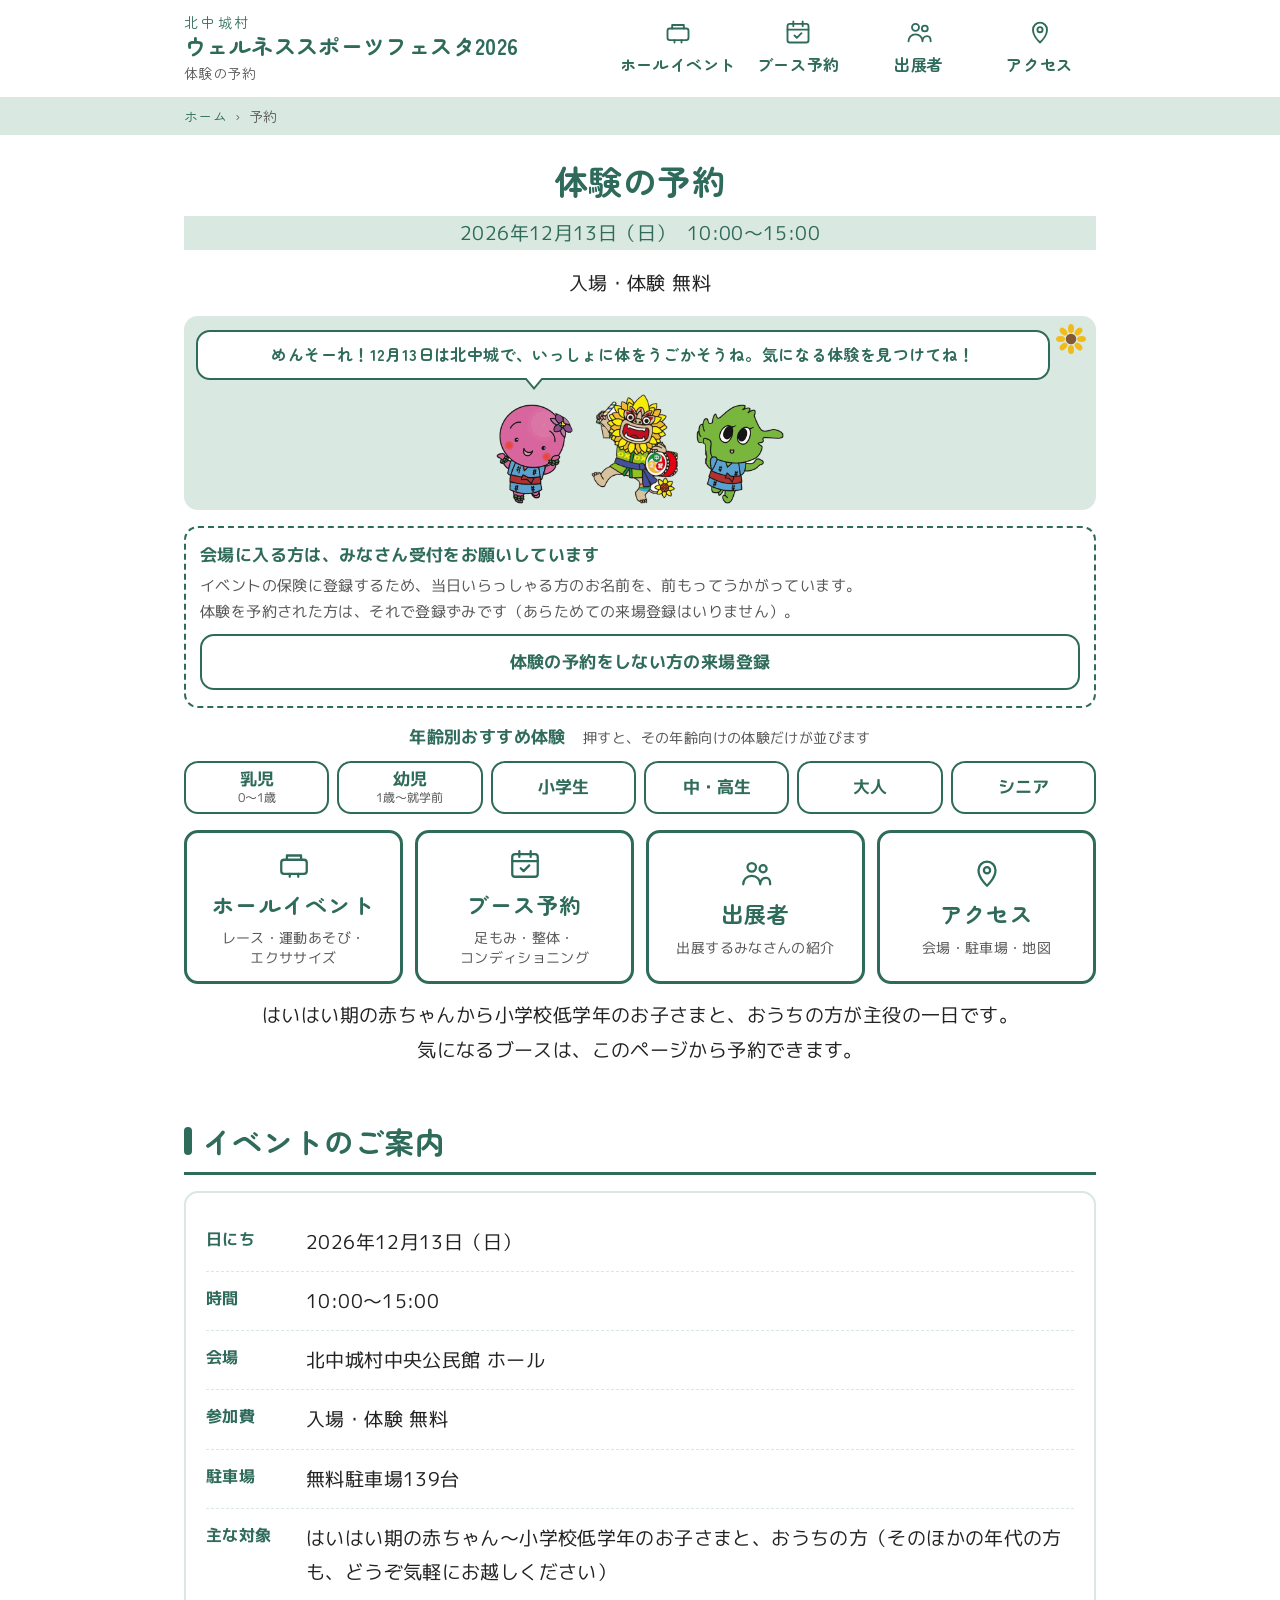
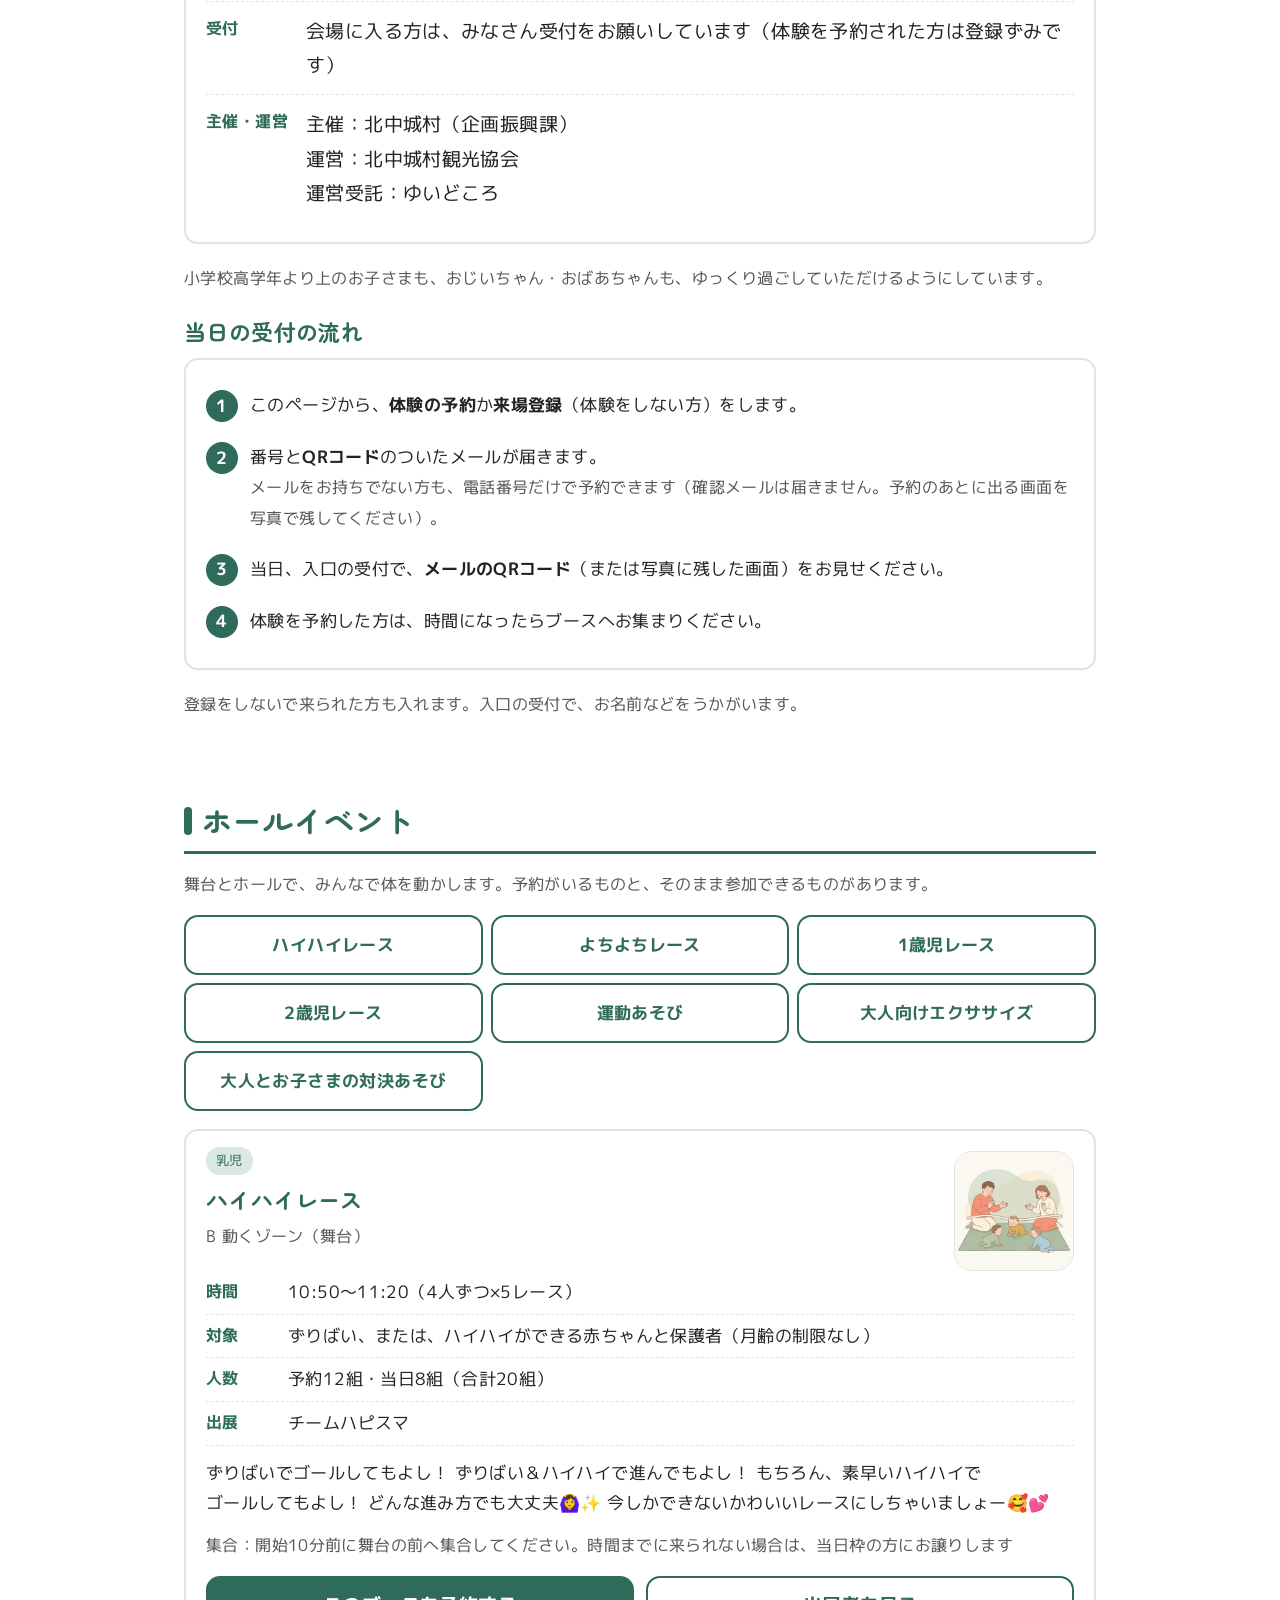
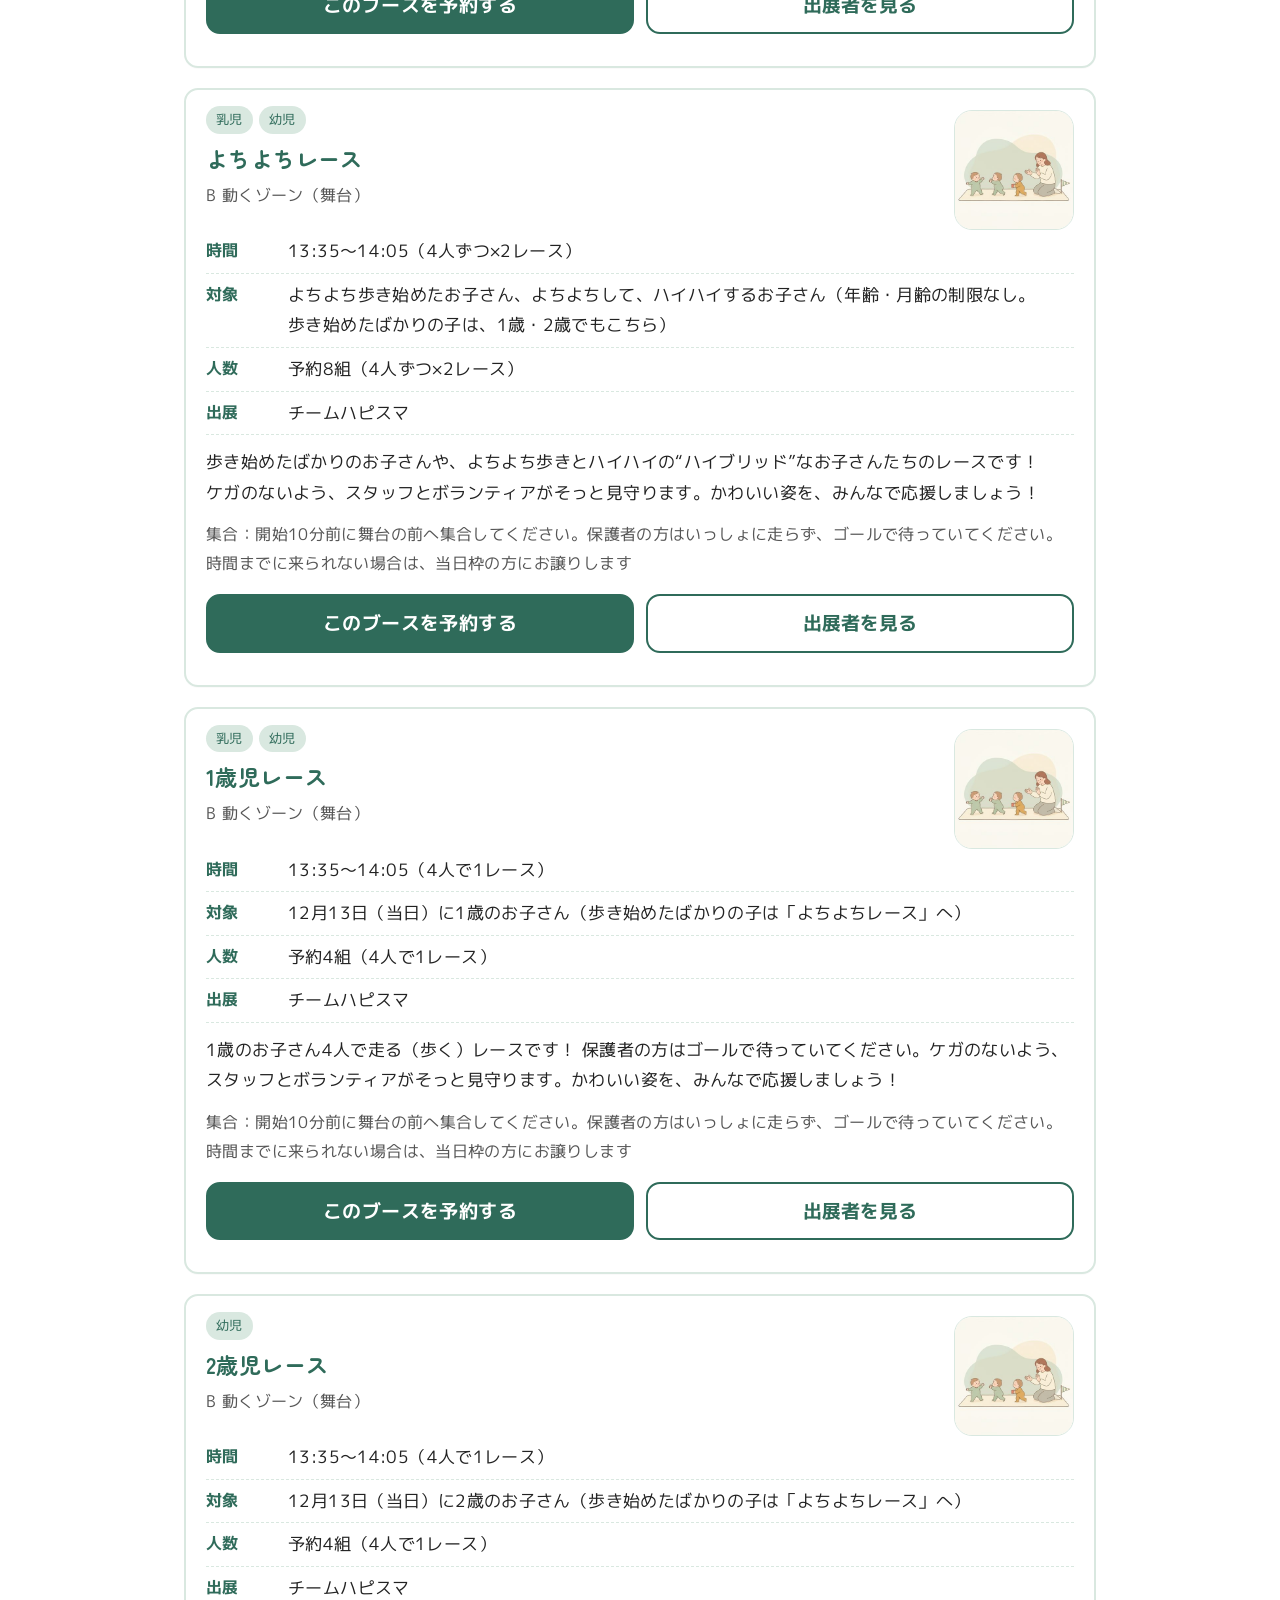
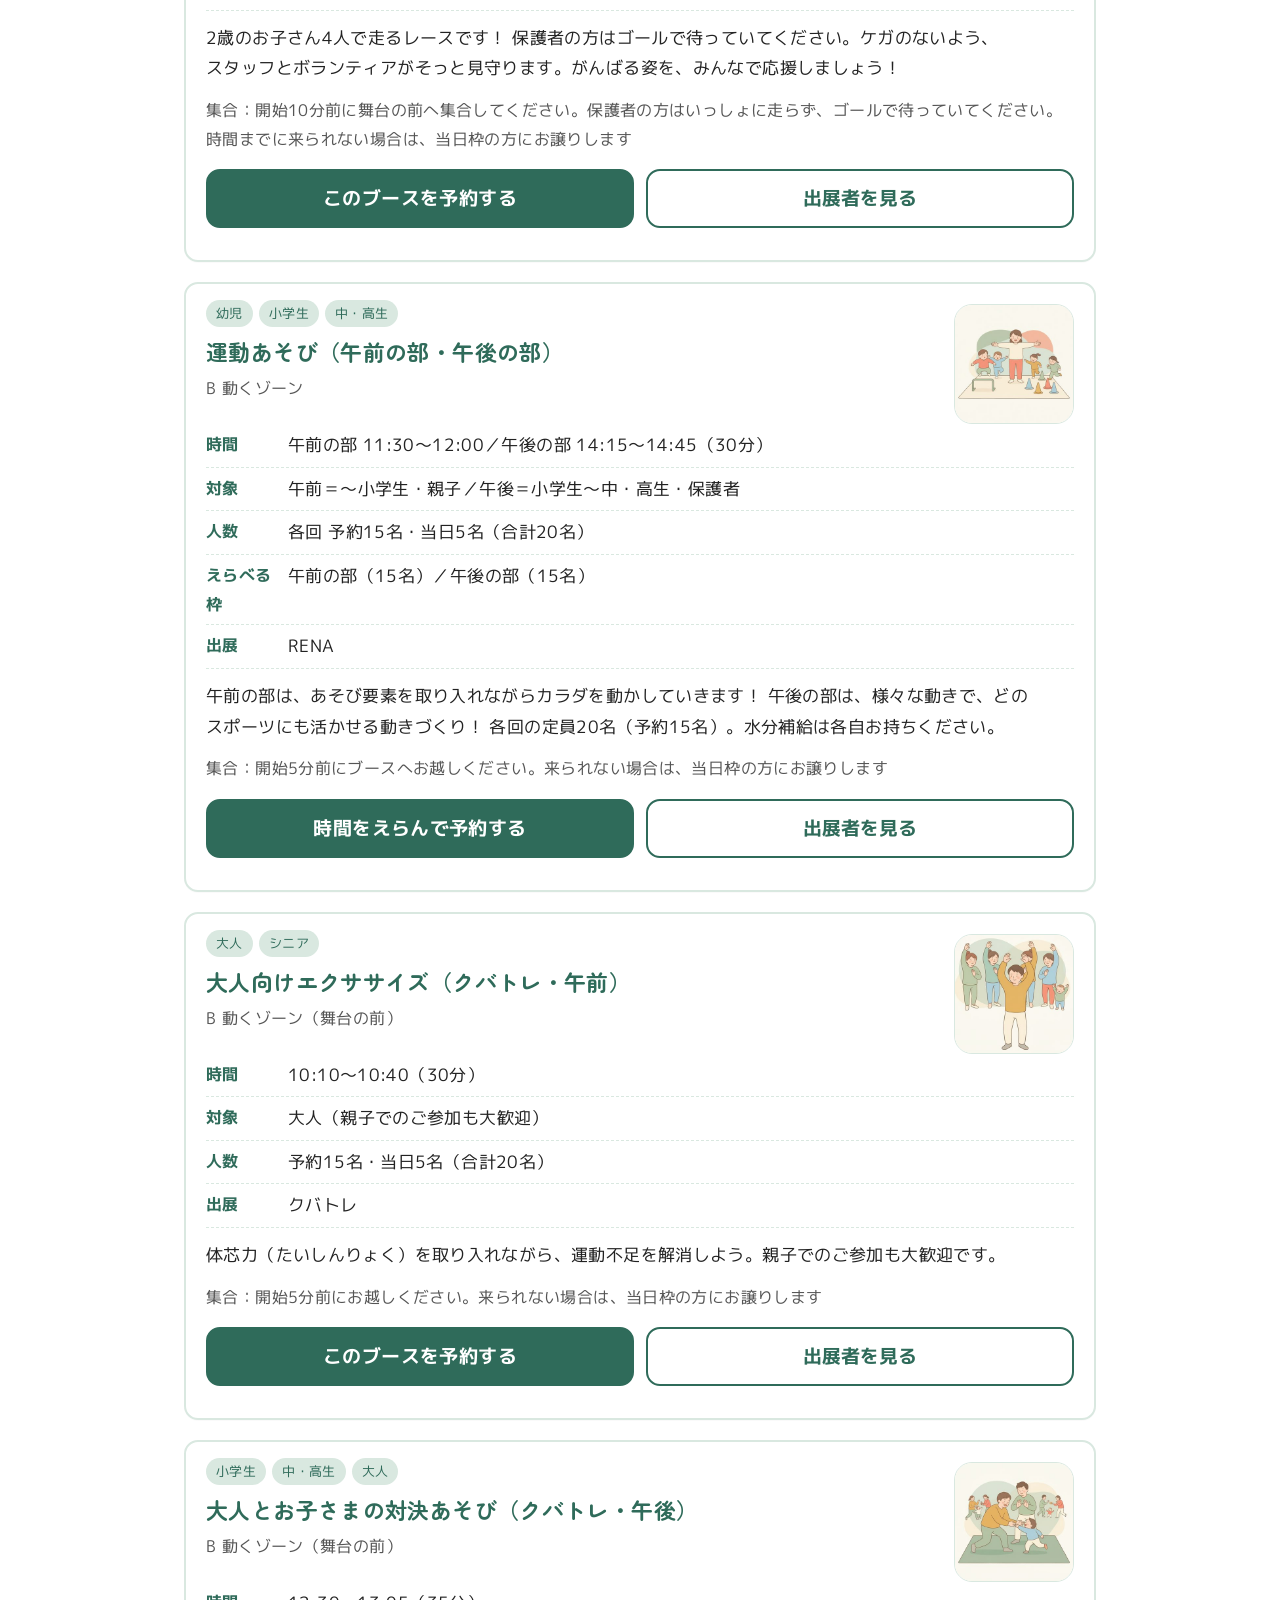
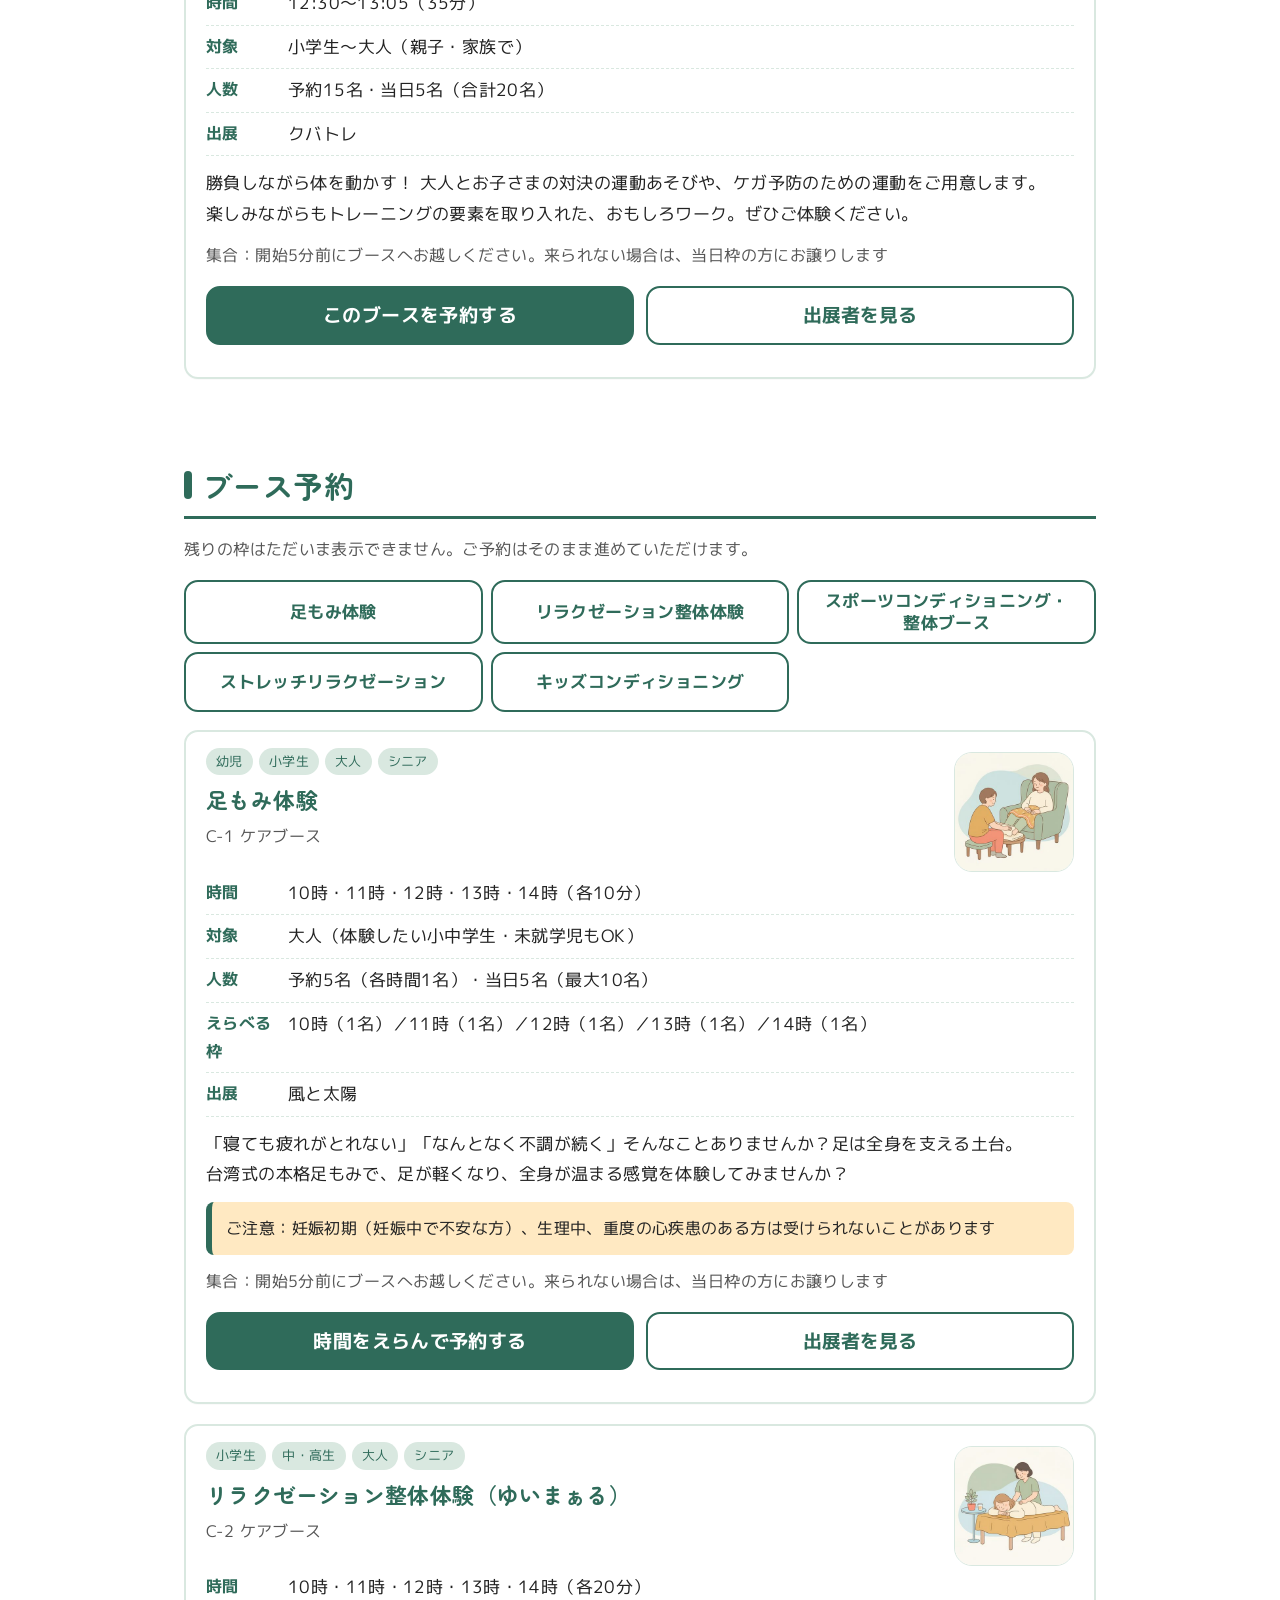
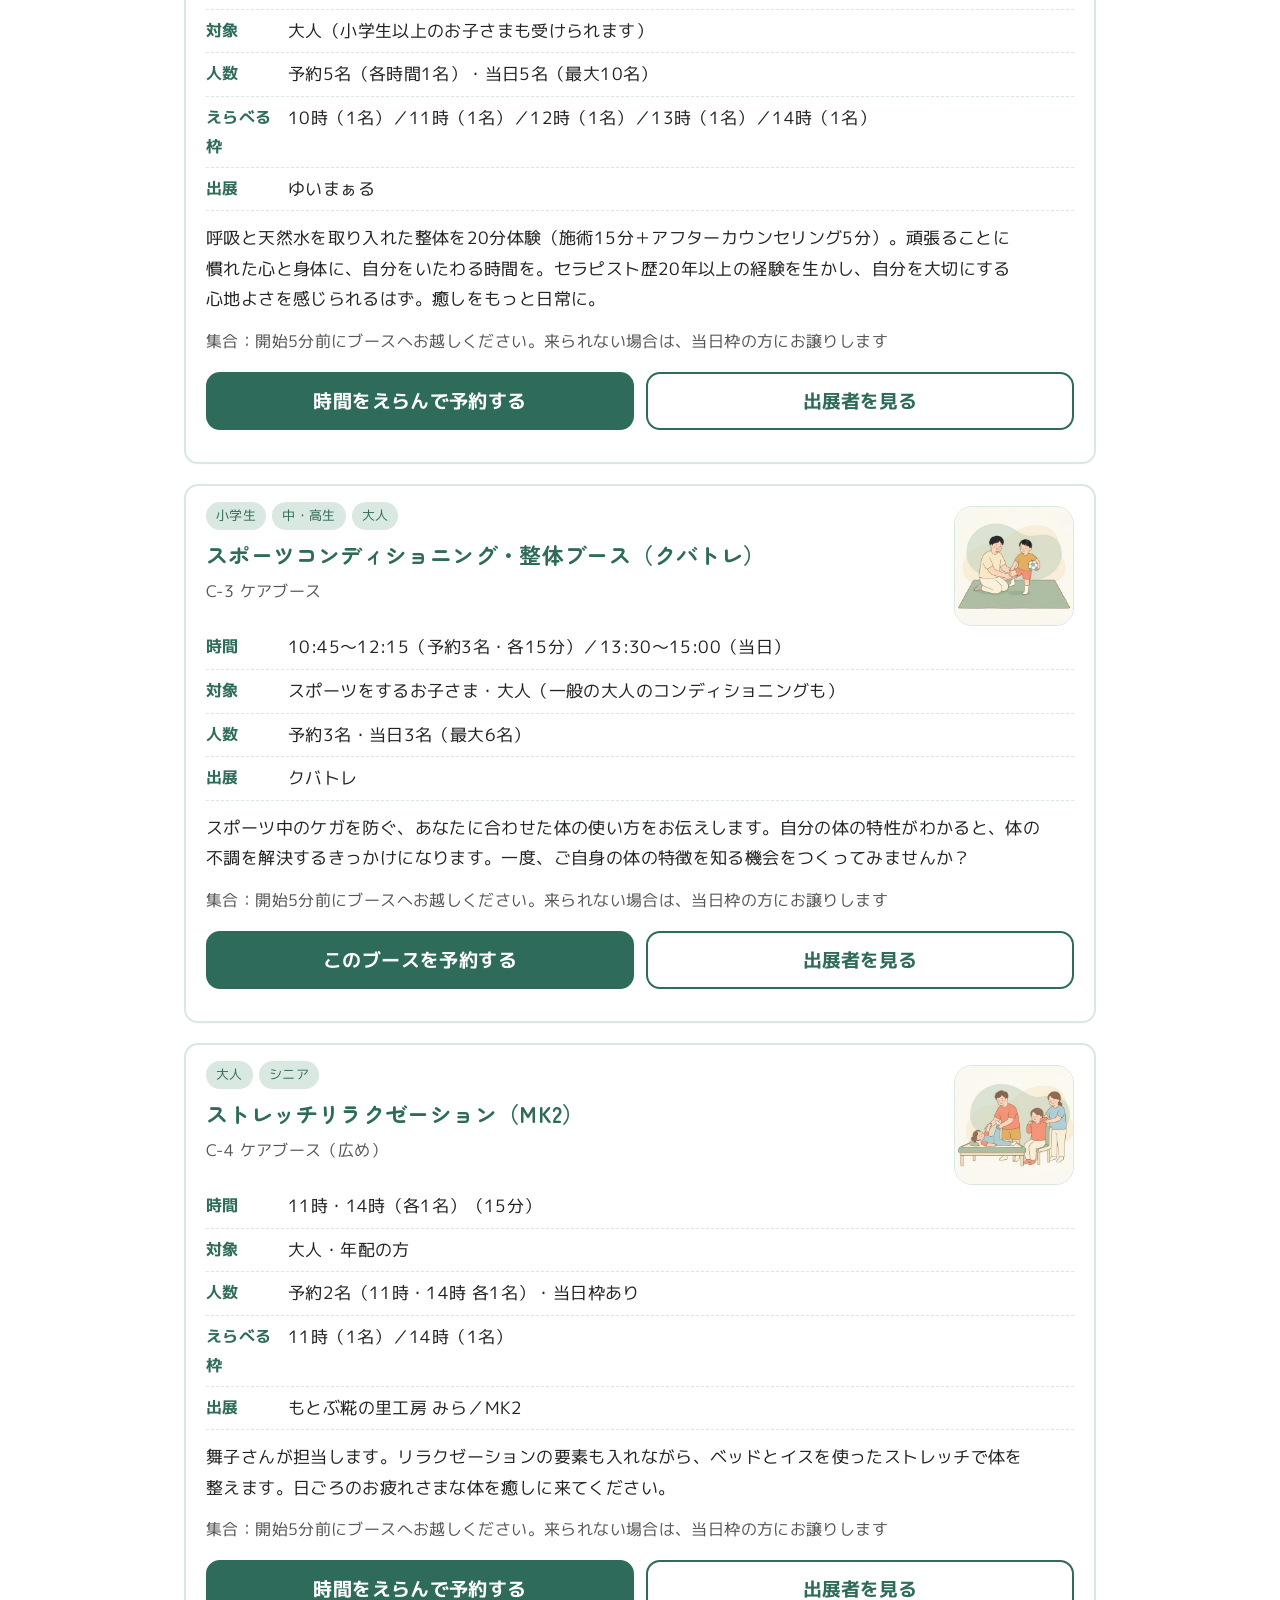
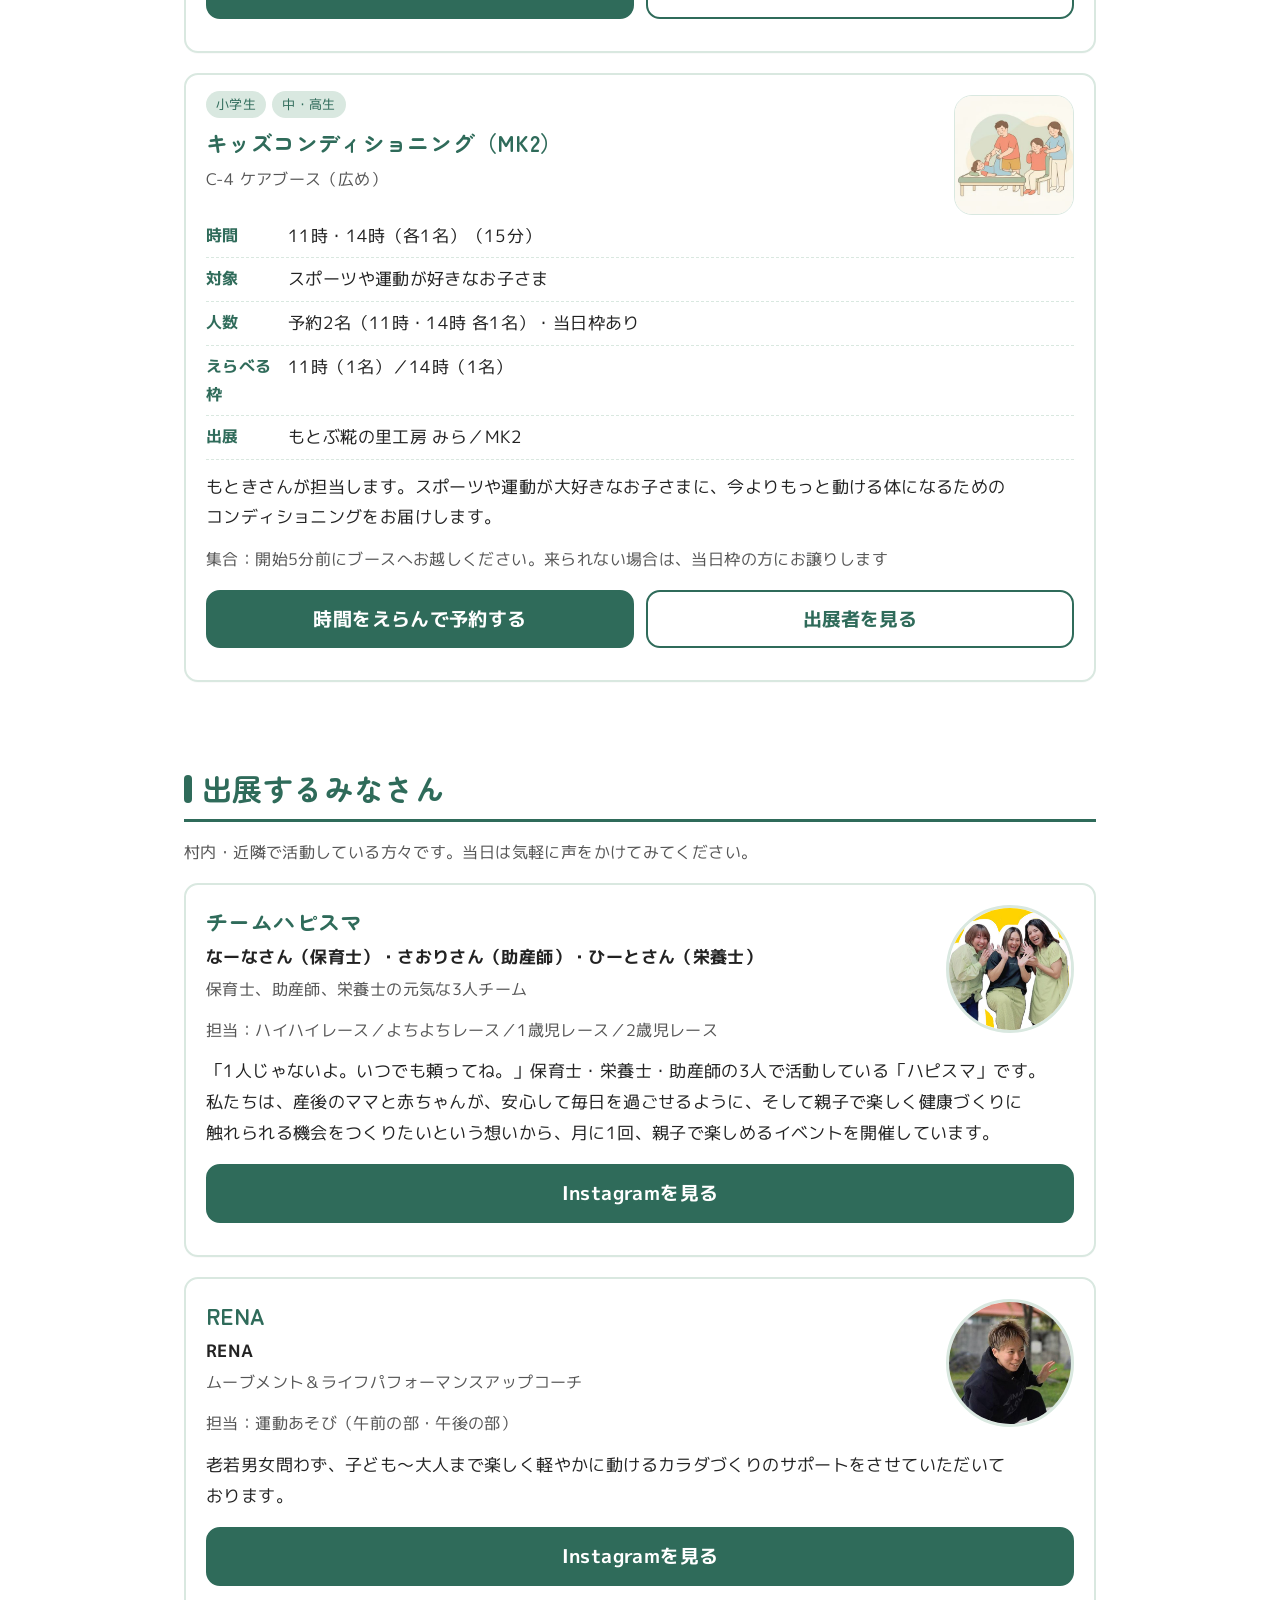
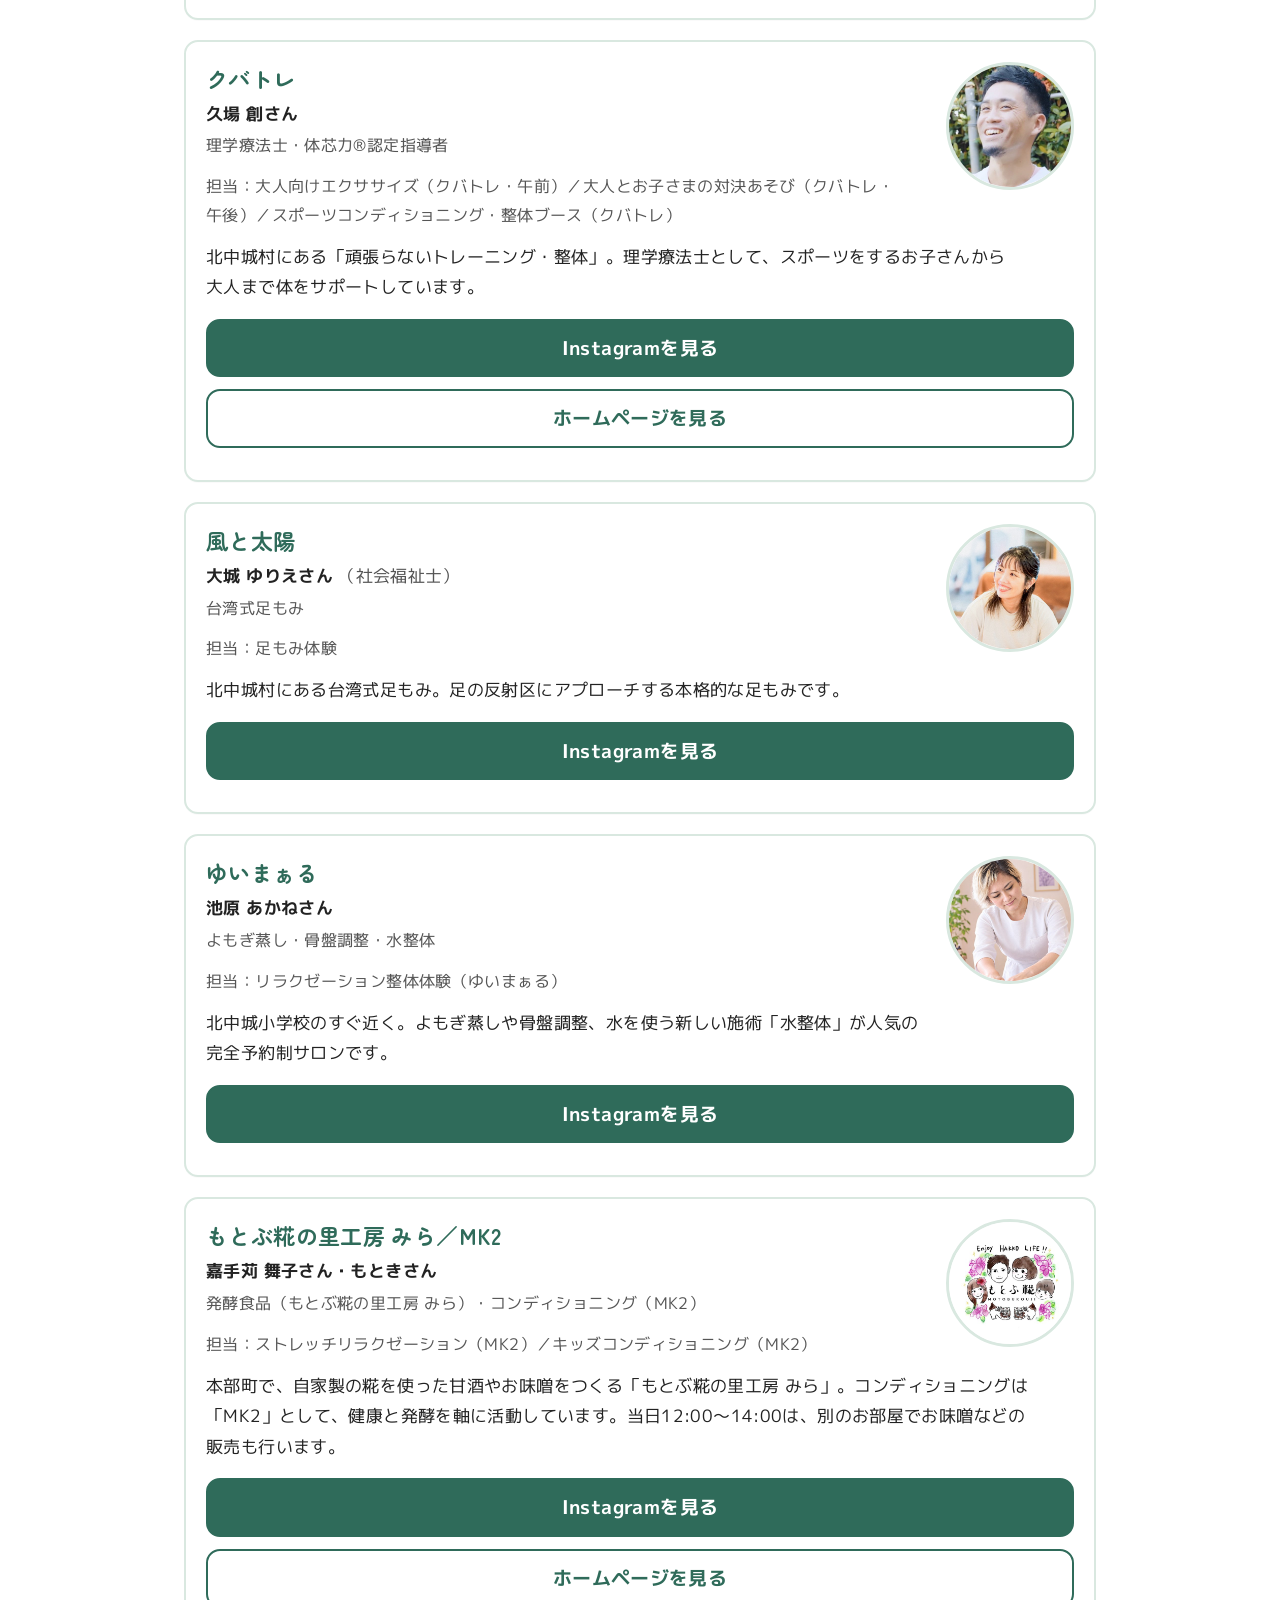
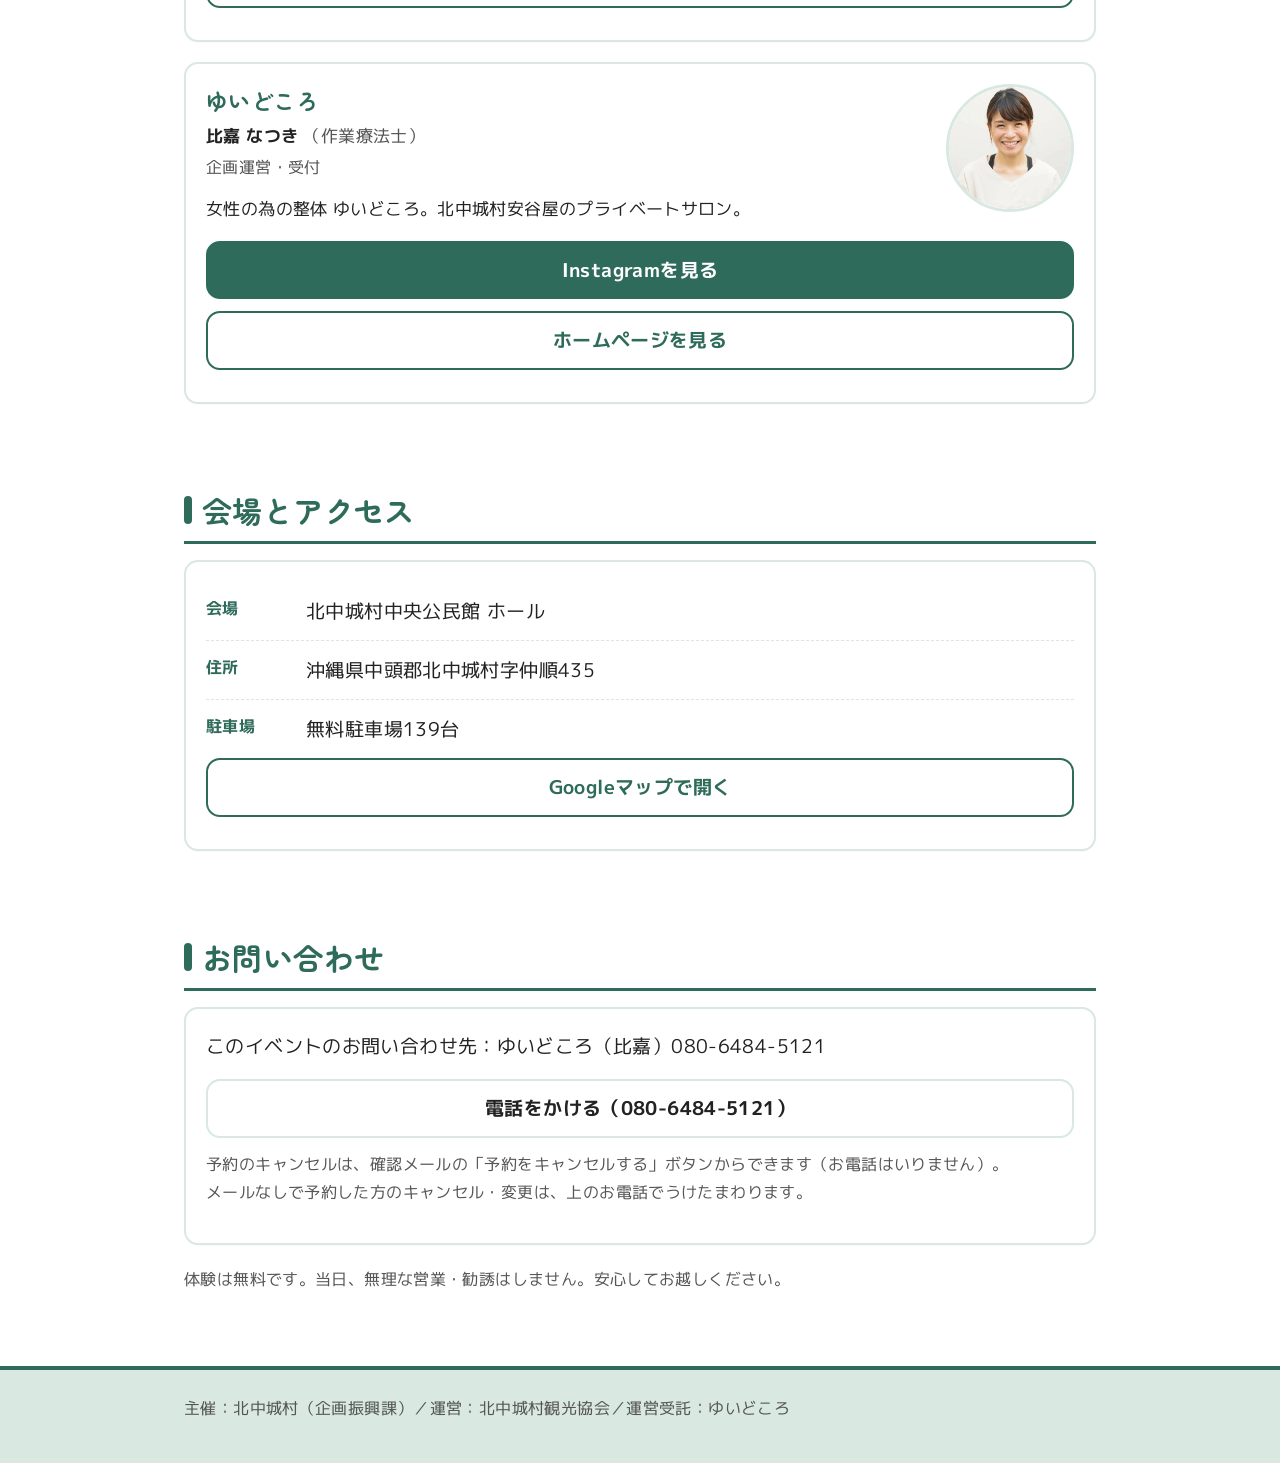
<file: index.html>
<!DOCTYPE html>
<html lang="ja">
<head>
<meta charset="UTF-8">
<meta name="viewport" content="width=device-width, initial-scale=1">
<title>北中城村ウェルネススポーツフェスタ2026｜体験の予約</title>
<meta name="description" content="2026年12月13日（日）北中城村中央公民館ホール。入場・体験は無料です。はいはい期の赤ちゃんから小学校低学年のお子さまと、おうちの方が主役の一日。気になる体験はこのページから予約できます。会場に入る方は、来場登録をお願いしています。">
<link href="https://fonts.googleapis.com/css2?family=Zen+Maru+Gothic:wght@500;700&family=M+PLUS+1p:wght@400;700&display=swap" rel="stylesheet">
<link rel="stylesheet" href="style.css?v=20261113a">
</head>
<body>

<header class="site-head">
  <div class="site-head-inner">
    <a class="wordmark" href="index.html"><span class="wm-small">北中城村</span><span class="wm-main">ウェルネススポーツフェスタ2026</span><span class="wm-sub">体験の予約</span></a>
    <nav class="gnav" aria-label="メニュー">
      <a href="index.html#hall"><svg viewBox="0 0 24 24"><rect x="3" y="9" width="18" height="10" rx="2"/><path d="M7 9V6h10v3M9 19v2M15 19v2"/></svg>ホールイベント</a>
      <a href="index.html#booths"><svg viewBox="0 0 24 24"><rect x="3" y="5" width="18" height="16" rx="2"/><path d="M3 10h18M8 3v4M16 3v4M9 15l2 2 4-4"/></svg>ブース予約</a>
      <a href="index.html#exhibitors"><svg viewBox="0 0 24 24"><circle cx="9" cy="8" r="3"/><circle cx="17" cy="9" r="2.5"/><path d="M3 20c0-3.5 2.5-6 6-6s6 2.5 6 6M15 20c0-2.5 1.5-4.5 4-4.5s3 1.5 3 4.5"/></svg>出展者</a>
      <a href="index.html#access"><svg viewBox="0 0 24 24"><path d="M12 21s-6-5.5-6-11a6 6 0 0 1 12 0c0 5.5-6 11-6 11z"/><circle cx="12" cy="10" r="2.2"/></svg>アクセス</a>
    </nav>
  </div>
</header>

<div class="crumb"><div class="wrap"><a href="index.html">ホーム</a><span>›</span>予約</div></div>
<div class="top">
  <div class="wrap">
    <h1>体験の予約</h1>
    <p class="date" id="hero-date"></p>
    <p><span class="free" id="hero-free"></span></p>

    <!-- 北中城村のゆるキャラがお出迎え（2026-10-28・村の使用許可あり。部品は reserve.html と共通） -->
    <div class="chara-hello no-print">
      <svg class="chara-sun" viewBox="0 0 40 40" aria-hidden="true"><g fill="#F2B705"><ellipse cx="20" cy="6" rx="4" ry="6"/><ellipse cx="20" cy="34" rx="4" ry="6"/><ellipse cx="6" cy="20" rx="6" ry="4"/><ellipse cx="34" cy="20" rx="6" ry="4"/><ellipse cx="10" cy="10" rx="4" ry="6" transform="rotate(-45 10 10)"/><ellipse cx="30" cy="30" rx="4" ry="6" transform="rotate(-45 30 30)"/><ellipse cx="30" cy="10" rx="4" ry="6" transform="rotate(45 30 10)"/><ellipse cx="10" cy="30" rx="4" ry="6" transform="rotate(45 10 30)"/></g><circle cx="20" cy="20" r="7" fill="#7A4A1E"/></svg>
      <p class="chara-bubble">めんそーれ！12月13日は北中城で、いっしょに体をうごかそうね。気になる体験を見つけてね！</p>
      <div class="chara-team">
        <figure><img src="img/chara/mai.png" alt="城まーい" width="247" height="320"></figure>
        <figure><img src="img/chara/pechin.png" alt="北のぺーちん" width="252" height="320"></figure>
        <figure><img src="img/chara/yukurin.png" alt="中ゆくりん" width="284" height="320"></figure>
      </div>
    </div>

    <!-- 来場登録の入口（9/19 観光協会との打合せ：会場に入る方は全員、受付で名簿をとります） -->
    <section class="visit-entry" aria-labelledby="visit-entry-t">
      <p class="visit-entry-t" id="visit-entry-t">会場に入る方は、みなさん受付をお願いしています</p>
      <p class="visit-entry-b">イベントの保険に登録するため、当日いらっしゃる方のお名前を、前もってうかがっています。<br>体験を予約された方は、それで登録ずみです（あらためての来場登録はいりません）。</p>
      <a class="btn btn-visit" href="reserve.html?mode=visit">体験の予約をしない方の来場登録</a>
    </section>

    <div class="who" id="who" aria-label="だれが参加するかでえらぶ">
      <p class="who-t">年齢別おすすめ体験　<span class="who-hint">押すと、その年齢向けの体験だけが並びます</span></p>
      <div class="who-btns">
        <button type="button" class="who-btn" data-age="baby">乳児<small>0〜1歳</small></button>
        <button type="button" class="who-btn" data-age="toddler">幼児<small>1歳〜就学前</small></button>
        <button type="button" class="who-btn" data-age="kids">小学生</button>
        <button type="button" class="who-btn" data-age="teen">中・高生</button>
        <button type="button" class="who-btn" data-age="adult">大人</button>
        <button type="button" class="who-btn" data-age="senior">シニア</button>
      </div>
      <p class="who-now" id="who-now" hidden></p>
    </div>
    <nav class="bigmenu" aria-label="見たいところをえらぶ">
      <a class="big" href="#hall"><svg viewBox="0 0 24 24"><rect x="3" y="9" width="18" height="10" rx="2"/><path d="M7 9V6h10v3M9 19v2M15 19v2"/></svg><span class="kana">ホールイベント</span><span class="sub">レース・運動あそび・エクササイズ</span></a>
      <a class="big" href="#booths"><svg viewBox="0 0 24 24"><rect x="3" y="5" width="18" height="16" rx="2"/><path d="M3 10h18M8 3v4M16 3v4M9 15l2 2 4-4"/></svg><span class="kana">ブース予約</span><span class="sub">足もみ・整体・コンディショニング</span></a>
      <a class="big" href="#exhibitors"><svg viewBox="0 0 24 24"><circle cx="9" cy="8" r="3"/><circle cx="17" cy="9" r="2.5"/><path d="M3 20c0-3.5 2.5-6 6-6s6 2.5 6 6M15 20c0-2.5 1.5-4.5 4-4.5s3 1.5 3 4.5"/></svg><span class="kana">出展者</span><span class="sub">出展するみなさんの紹介</span></a>
      <a class="big" href="#access"><svg viewBox="0 0 24 24"><path d="M12 21s-6-5.5-6-11a6 6 0 0 1 12 0c0 5.5-6 11-6 11z"/><circle cx="12" cy="10" r="2.2"/></svg><span class="kana">アクセス</span><span class="sub">会場・駐車場・地図</span></a>
    </nav>
    <p class="lead">はいはい期の赤ちゃんから小学校低学年のお子さまと、おうちの方が主役の一日です。<br>気になるブースは、このページから予約できます。</p>
  </div>
</div>

<main>

  <!-- ① イベント情報 -->
  <section id="info">
    <div class="wrap">
      <h2><span class="bar"></span>イベントのご案内</h2>
      <div class="card">
        <ul class="info-list" id="info-list"></ul>
      </div>
      <p class="muted">小学校高学年より上のお子さまも、おじいちゃん・おばあちゃんも、ゆっくり過ごしていただけるようにしています。</p>

      <!-- 当日の受付の流れ（10/8 観光協会の依頼：チラシ・サイトにQR提示の手順を載せる） -->
      <h3 class="day-flow-t" id="day-flow">当日の受付の流れ</h3>
      <div class="card">
        <ol class="steps">
          <li><span class="step-body">このページから、<b>体験の予約</b>か<b>来場登録</b>（体験をしない方）をします。</span></li>
          <li><span class="step-body">番号と<b>QRコード</b>のついたメールが届きます。<br><span class="small">メールをお持ちでない方も、電話番号だけで予約できます（確認メールは届きません。予約のあとに出る画面を写真で残してください）。</span></span></li>
          <li><span class="step-body">当日、入口の受付で、<b>メールのQRコード</b>（または写真に残した画面）をお見せください。</span></li>
          <li><span class="step-body">体験を予約した方は、時間になったらブースへお集まりください。</span></li>
        </ol>
      </div>
      <p class="muted">登録をしないで来られた方も入れます。入口の受付で、お名前などをうかがいます。</p>
    </div>
  </section>

  <!-- ② ホールイベント（動くゾーンB） -->
  <section id="hall">
    <div class="wrap">
      <h2><span class="bar"></span>ホールイベント</h2>
      <p class="muted">舞台とホールで、みんなで体を動かします。予約がいるものと、そのまま参加できるものがあります。</p>
      <div id="hall-list"></div>
    </div>
  </section>

  <!-- ② ブース予約（ケアブースC） -->
  <section id="booths">
    <div class="wrap">
      <h2><span class="bar"></span>ブース予約</h2>
      <p class="muted" id="status-note">残りの枠を読み込んでいます…</p>
      <div id="care-list"></div>
    </div>
  </section>

  <!-- ③ 出展者紹介 -->
  <section id="exhibitors">
    <div class="wrap">
      <h2><span class="bar"></span>出展するみなさん</h2>
      <p class="muted">村内・近隣で活動している方々です。当日は気軽に声をかけてみてください。</p>
      <div id="exhibitor-list"></div>
    </div>
  </section>

  <!-- ④ アクセス -->
  <section id="access">
    <div class="wrap">
      <h2><span class="bar"></span>会場とアクセス</h2>
      <div class="card">
        <ul class="info-list" id="access-list"></ul>
        <a class="btn btn-sub" id="map-link" href="#" target="_blank" rel="noopener">Googleマップで開く</a>
      </div>
    </div>
  </section>

  <!-- ⑤ 問い合わせ -->
  <section id="contact">
    <div class="wrap">
      <h2><span class="bar"></span>お問い合わせ</h2>
      <div class="card">
        <p id="contact-line"></p>
        <a class="btn btn-line" id="tel-link" href="#">電話をかける</a>
        <p class="small">予約のキャンセルは、確認メールの「予約をキャンセルする」ボタンからできます（お電話はいりません）。メールなしで予約した方のキャンセル・変更は、上のお電話でうけたまわります。</p>
      </div>
      <p class="small">体験は無料です。当日、無理な営業・勧誘はしません。安心してお越しください。</p>
    </div>
  </section>

</main>

<footer class="site-foot">
  <div class="wrap">
    <p class="note" id="foot-organizer"></p>
    <p class="note" id="last-no"></p>
  </div>
</footer>

<!-- 出展者モーダル -->
<div class="modal-back" id="modal-back" hidden>
  <div class="modal" id="modal" role="dialog" aria-modal="true" aria-labelledby="modal-title">
    <div id="modal-body"></div>
    <button type="button" class="btn btn-quiet" id="modal-close">閉じる</button>
  </div>
</div>

<script src="config.js?v=20261016a"></script>
<script src="booths.js?v=20261126b"></script>
<script src="app.js?v=20261126b"></script>
<script>
(function () {
  "use strict";
  var F = window.Festa, E = F.DATA.event, esc = F.esc;

  F.showDemoBar("テスト表示中です（受付係がまだつながっていないため、予約は保存されません）");

  /* ---------- ヒーロー ---------- */
  F.$("#hero-date").innerHTML = esc(E.dateLabel) + '<span class="hero-time">' + esc(E.time) + "</span>";
  F.$("#hero-free").textContent = E.fee;

  /* ---------- ① イベント情報 ---------- */
  function rows(el, list) {
    el.innerHTML = list.map(function (r) {
      return '<li><span class="k">' + esc(r[0]) + '</span><span class="v">' + r[1] + "</span></li>";
    }).join("");
  }
  var infoRows = [
    ["日にち", esc(E.dateLabel)],
    ["時間", esc(E.time)],
    ["会場", esc(E.venue)],
    ["参加費", esc(E.fee)],
    ["駐車場", esc(E.parking)]
  ];
  if (E.audience) infoRows.push(["主な対象", esc(E.audience)]);
  infoRows.push(["受付", "会場に入る方は、みなさん受付をお願いしています（体験を予約された方は登録ずみです）"]);
  infoRows.push(["主催・運営", esc(E.organizer).split("／").join("<br>")]);
  rows(F.$("#info-list"), infoRows);

  /* ---------- ② ブース一覧 ---------- */
  

  var AGE_LABEL = { baby: "乳児", toddler: "幼児", kids: "小学生", teen: "中・高生", adult: "大人", senior: "シニア" };
  function boothCard(b) {
    var ex = F.exhibitor(b.exhibitor);
    var prov = F.provisionalNote(b);
    var h = [];
    h.push('<article class="booth' + (b.reserve ? "" : " is-free") + '" id="booth-' + esc(b.id) + '" data-ages="' + esc((b.ages || []).join(" ")) + '">');
    /* 題名の横に、どんな体験かのイラスト（10/14 なつきさん：宜野湾スポフェスのページのように雰囲気がわかるように） */
    if (b.illust) h.push('<div class="booth-head"><div class="booth-head-t">');
    if (b.ages && b.ages.length) h.push('<p class="age-tags">' + b.ages.map(function (a) { return '<span class="age-tag">' + esc(AGE_LABEL[a] || a) + "</span>"; }).join("") + "</p>");
    h.push("<h3>" + esc(b.name) + (prov ? '<span class="tag-provisional">' + esc(prov) + "</span>" : "") + "</h3>");
    h.push('<p class="zone">' + esc(b.zone) + "</p>");
    if (b.illust) h.push('</div><img class="booth-illust" src="' + esc(b.illust) + '" alt="" width="120" height="120" loading="lazy"></div>');
    if (b.reserve) {
      h.push('<p class="remain" data-remain="' + esc(b.id) + '" hidden></p>');
    } else {
      h.push('<p class="remain ok">予約なしで参加できます</p>');
    }
    h.push("<dl>");
    h.push("<div><dt>時間</dt><dd>" + esc(F.timeText(b)) + "</dd></div>");
    h.push("<div><dt>対象</dt><dd>" + esc(b.target) + "</dd></div>");
    if (b.reserve) {
      h.push("<div><dt>人数</dt><dd>" + (b.capText ? esc(b.capText) : "予約" + esc(b.capacity) + esc(b.unit)) + "</dd></div>");
    }
    if (b.slots) {
      h.push("<div><dt>えらべる枠</dt><dd>" + b.slots.map(function (sid) {
        var sb = F.booth(sid); return sb ? '<span class="slot-state" data-slot="' + esc(sid) + '">' + esc(sb.short) + "（" + esc(String(sb.capacity)) + "名）</span>" : "";
      }).join("／") + "</dd></div>");
    }
    if (ex) {
      h.push("<div><dt>出展</dt><dd>" + esc(ex.name) + "</dd></div>");
    }
    h.push("</dl>");
    h.push('<p class="desc">' + esc(b.desc) + "</p>");
    if (b.caution) {
      h.push('<p class="caution">ご注意：' + esc(b.caution) + "</p>");
    }
    if (b.meet) {
      h.push('<p class="small">集合：' + esc(b.meet) + "</p>");
    }
    h.push('<div class="btn-row">');
    if (b.reserve) {
      h.push('<a class="btn btn-main" href="reserve.html?booth=' + encodeURIComponent(b.id) + '">' + (b.slots ? "時間をえらんで予約する" : "このブースを予約する") + '</a>');
    }
    if (ex) {
      h.push('<button type="button" class="btn btn-sub" data-ex="' + esc(b.exhibitor) + '">出展者を見る</button>');
    }
    h.push("</div>");
    h.push("</article>");
    return h.join("");
  }

  var cards = F.DATA.booths.filter(function (b) { return !b.group; });
  /* 節の先頭に、題名だけのボタンを並べる（押すとそのカードへ） */
  function titleMenu(list) {
    return '<nav class="title-menu" aria-label="この節の体験">' + list.map(function (b) {
      return '<a class="title-btn" href="#booth-' + esc(b.id) + '" data-booth="' + esc(b.id) + '">' + esc(String(b.name).replace(/（[^（）]*）/g, "").replace(/^れなさんの/, "")) + "</a>";
    }).join("") + "</nav>";
  }
  var hallCards = cards.filter(function (b) { return b.zone.charAt(0) === "B"; });
  var careCards = cards.filter(function (b) { return b.zone.charAt(0) === "C"; });
  F.$("#hall-list").innerHTML = titleMenu(hallCards) + hallCards.map(boothCard).join("");
  F.$("#care-list").innerHTML = titleMenu(careCards) + careCards.map(boothCard).join("");

  /* ---------- 受付開始前（config.js の openAt）：予約ボタンを止めて開始日を案内 ---------- */
  if (F.notOpenYet()) {
    var openTxt = F.openLabel() + "から";
    var ve = F.$(".visit-entry");
    var on = document.createElement("p");
    on.className = "open-note";
    on.innerHTML = "予約・来場登録の受付は<br><strong>" + esc(F.openLabel()) + "</strong> からはじまります";
    ve.parentNode.insertBefore(on, ve);
    F.$$('a.btn[href^="reserve.html"]').forEach(function (a) {
      var s = document.createElement("span");
      s.className = a.className + " is-waiting";
      s.setAttribute("aria-disabled", "true");
      s.textContent = a.classList.contains("btn-visit") ? "来場登録は" + openTxt : "予約は" + openTxt;
      a.parentNode.replaceChild(s, a);
    });
  }

  /* ---------- だれが参加？（年齢で絞る） ---------- */
  var whoNow = null;
  function applyWho(age) {
    whoNow = (whoNow === age) ? null : age;
    F.$$(".who-btn").forEach(function (btn) { btn.classList.toggle("is-on", btn.getAttribute("data-age") === whoNow); });
    var n = 0;
    F.$$("article.booth").forEach(function (el) {
      var ok = !whoNow || (" " + el.getAttribute("data-ages") + " ").indexOf(" " + whoNow + " ") >= 0;
      el.hidden = !ok; if (ok && whoNow) n++;
      var tb = F.$('.title-btn[data-booth="' + el.id.replace(/^booth-/, "") + '"]'); if (tb) tb.hidden = !ok;
    });
    var now = F.$("#who-now");
    if (whoNow) { now.hidden = false; now.innerHTML = esc(AGE_LABEL[whoNow]) + "向けの体験を " + n + " つ表示しています。<button type=\"button\" class=\"who-clear\" id=\"who-clear\">全部を見る</button>"; F.$("#who-clear").addEventListener("click", function () { applyWho(whoNow); }); }
    else { now.hidden = true; now.innerHTML = ""; }
    /* 空になった節に「該当なし」を出す */
    ["#hall-list", "#care-list"].forEach(function (sel) {
      var box = F.$(sel); var empty = box.querySelector(".who-empty");
      var any = F.$$("article.booth", box).some(function (el) { return !el.hidden; });
      if (!any && whoNow) { if (!empty) { empty = document.createElement("p"); empty.className = "who-empty muted"; empty.textContent = "この節には、その方向けの体験はありません。"; box.appendChild(empty); } }
      else if (empty) empty.remove();
    });
    if (whoNow) { var first = F.$$("article.booth").filter(function (el) { return !el.hidden; })[0]; if (first) first.scrollIntoView({ behavior: "smooth", block: "start" }); }
  }
  F.$$(".who-btn").forEach(function (btn) { btn.addEventListener("click", function () { applyWho(btn.getAttribute("data-age")); }); });

  /* 残り枠を受付係にきく */
  function paintRemain(map) {
    F.$$("[data-remain]").forEach(function (el) {
      var id = el.getAttribute("data-remain");
      var s = map[id], b0 = F.booth(id);
      if (b0 && b0.slots) {
        var sum = 0, any = false;
        b0.slots.forEach(function (sid) { if (map[sid] && typeof map[sid].remaining === "number") { sum += map[sid].remaining; any = true; } });
        if (!any) return;
        s = { remaining: sum };
      }
      if (!s || typeof s.remaining !== "number") return;
      el.hidden = false;
      /* 枠ごとの空き（10時 満席 など）も、えらべる枠の並びに出す */
      if (b0 && b0.slots) {
        b0.slots.forEach(function (sid) {
          var sp = F.$('.slot-state[data-slot="' + sid + '"]'), st = map[sid];
          if (!sp || !st || typeof st.remaining !== "number") return;
          var sb = F.booth(sid); if (!sb) return;
          sp.textContent = sb.short + (st.remaining <= 0 ? "（満席）" : "（残り" + st.remaining + "）");
          sp.className = "slot-state" + (st.remaining <= 0 ? " is-full" : "");
        });
      }
      /* 枠が分かれている体験は、足した数を出さず、枠ごとの残りを出す（足すと定員のままに見えるため） */
      var remainText = "残り" + s.remaining + "枠";
      if (b0 && b0.slots) {
        remainText = b0.slots.map(function (sid) {
          var st = map[sid], sb = F.booth(sid);
          if (!st || !sb || !(st.remaining > 0)) return "";
          return '<span style="white-space:nowrap">' + esc(sb.short) + " 残り" + esc(String(st.remaining)) + "</span>";
        }).filter(Boolean).join("／");
      }
      if (s.remaining <= 0) {
        el.className = "remain full";
        el.textContent = "満席（当日枠あり）";
      } else if (s.remaining <= 2) {
        el.className = "remain few";
        el.innerHTML = remainText;
      } else {
        el.className = "remain ok";
        el.innerHTML = remainText;
      }
    });
  }

  var note = F.$("#status-note");
  if (F.isDemo()) {
    note.textContent = "いまはテスト表示のため、残りの枠は出していません。";
  } else {
    F.fetchStatus().then(function (map) {
      paintRemain(map);
      note.textContent = "残りの枠は、このページを開いた時点のものです。";
    }).catch(function () {
      /* 取れないときは残り枠を出さず、予約ボタンだけ出す */
      note.textContent = "残りの枠はただいま表示できません。ご予約はそのまま進めていただけます。";
    });
  }

  /* ---------- ③ 出展者紹介 ---------- */
  function exLinks(ex) {
    var h = [];
    if (ex.instagram) h.push('<a class="btn btn-main" href="' + esc(ex.instagram) + '" target="_blank" rel="noopener">Instagramを見る</a>');
    if (ex.line) h.push('<a class="btn btn-go" href="' + esc(ex.line) + '" target="_blank" rel="noopener">公式LINEを見る</a>');
    if (ex.web) h.push('<a class="btn btn-sub" href="' + esc(ex.web) + '" target="_blank" rel="noopener">ホームページを見る</a>');
    return h.join("");
  }

  function boothsOf(key) {
    /* 時間枠（group を持つ子ブース）は親の名前に含まれるので並べない */
    return F.DATA.booths.filter(function (b) { return b.exhibitor === key && !b.group; })
      .map(function (b) { return b.name; }).join("／");
  }

  var exOrder = [];
  F.DATA.booths.forEach(function (b) {
    if (b.exhibitor && exOrder.indexOf(b.exhibitor) < 0) exOrder.push(b.exhibitor);
  });
  Object.keys(F.DATA.exhibitors).forEach(function (k) {
    if (exOrder.indexOf(k) < 0) exOrder.push(k);
  });

  /* 「大城 ゆりえさん（社会福祉士）」→ 名前と（肩書き）を分けて、携帯では肩書きを名前の下の行に */
  function peopleHtml(str) {
    // 1人だけ（「（」が1つ）のときだけ肩書きを小さく添える。複数人（なーなさん（保育士）・…）はそのまま
    var t = String(str || "");
    var m = t.match(/^(.*?)(（[^（）]*）)$/);
    if (!m || (t.split("（").length - 1) !== 1) return esc(t);
    return esc(m[1]) + '<span class="people-sub">' + esc(m[2]) + "</span>";
  }

  F.$("#exhibitor-list").innerHTML = exOrder.map(function (key) {
    var ex = F.exhibitor(key);
    if (!ex) return "";
    var bs = boothsOf(key);
    return '<article class="exhibitor">' +
      (ex.photo ? '<img class="ex-photo" src="' + esc(ex.photo) + '" alt="' + esc(ex.people) + '" width="104" height="104" loading="lazy">' : "") +
      "<h3>" + esc(ex.name) + "</h3>" +
      '<p class="people">' + peopleHtml(ex.people) + "</p>" +
      '<p class="tag">' + esc(ex.tag) + "</p>" +
      (bs ? '<p class="booths-of">担当：' + esc(bs) + "</p>" : "") +
      '<p class="intro">' + esc(ex.intro) + "</p>" +
      exLinks(ex) +
      "</article>";
  }).join("");

  /* ---------- 出展者モーダル ---------- */
  var back = F.$("#modal-back"), body = F.$("#modal-body");
  function openEx(key) {
    var ex = F.exhibitor(key);
    if (!ex) return;
    var bs = boothsOf(key);
    body.innerHTML =
      (ex.photo ? '<img class="ex-photo" src="' + esc(ex.photo) + '" alt="' + esc(ex.people) + '" width="104" height="104">' : "") +
      '<h3 id="modal-title">' + esc(ex.name) + "</h3>" +
      '<p class="people">' + peopleHtml(ex.people) + "</p>" +
      '<p class="tag">' + esc(ex.tag) + "</p>" +
      (bs ? '<p class="booths-of">担当：' + esc(bs) + "</p>" : "") +
      '<p class="intro">' + esc(ex.intro) + "</p>" +
      exLinks(ex);
    back.hidden = false;
    document.body.style.overflow = "hidden";
  }
  function closeEx() {
    back.hidden = true;
    document.body.style.overflow = "";
  }
  document.addEventListener("click", function (e) {
    var btn = e.target.closest ? e.target.closest("[data-ex]") : null;
    if (btn) { openEx(btn.getAttribute("data-ex")); return; }
    if (e.target === back) closeEx();
  });
  F.$("#modal-close").addEventListener("click", closeEx);
  document.addEventListener("keydown", function (e) { if (e.key === "Escape") closeEx(); });

  /* ---------- ④ アクセス ---------- */
  rows(F.$("#access-list"), [
    ["会場", esc(E.venue)],
    ["住所", esc(E.address)],
    ["駐車場", esc(E.parking)]
  ]);
  F.$("#map-link").href = F.mapUrl();

  /* ---------- ⑤ 問い合わせ ---------- */
  F.$("#contact-line").textContent = "このイベントのお問い合わせ先：" + E.contact;
  var tel = (E.contact.match(/[0-9][0-9\-]{8,}/) || [""])[0];
  if (tel) {
    F.$("#tel-link").href = "tel:" + tel.replace(/-/g, "");
    F.$("#tel-link").textContent = "電話をかける（" + tel + "）";
  } else {
    F.$("#tel-link").hidden = true;
  }

  F.$("#foot-organizer").textContent = E.organizer;

  var last = F.loadLastNo();
  if (last) F.$("#last-no").textContent = "前回の予約番号：" + last;
})();
</script>
</body>
</html>
</file>
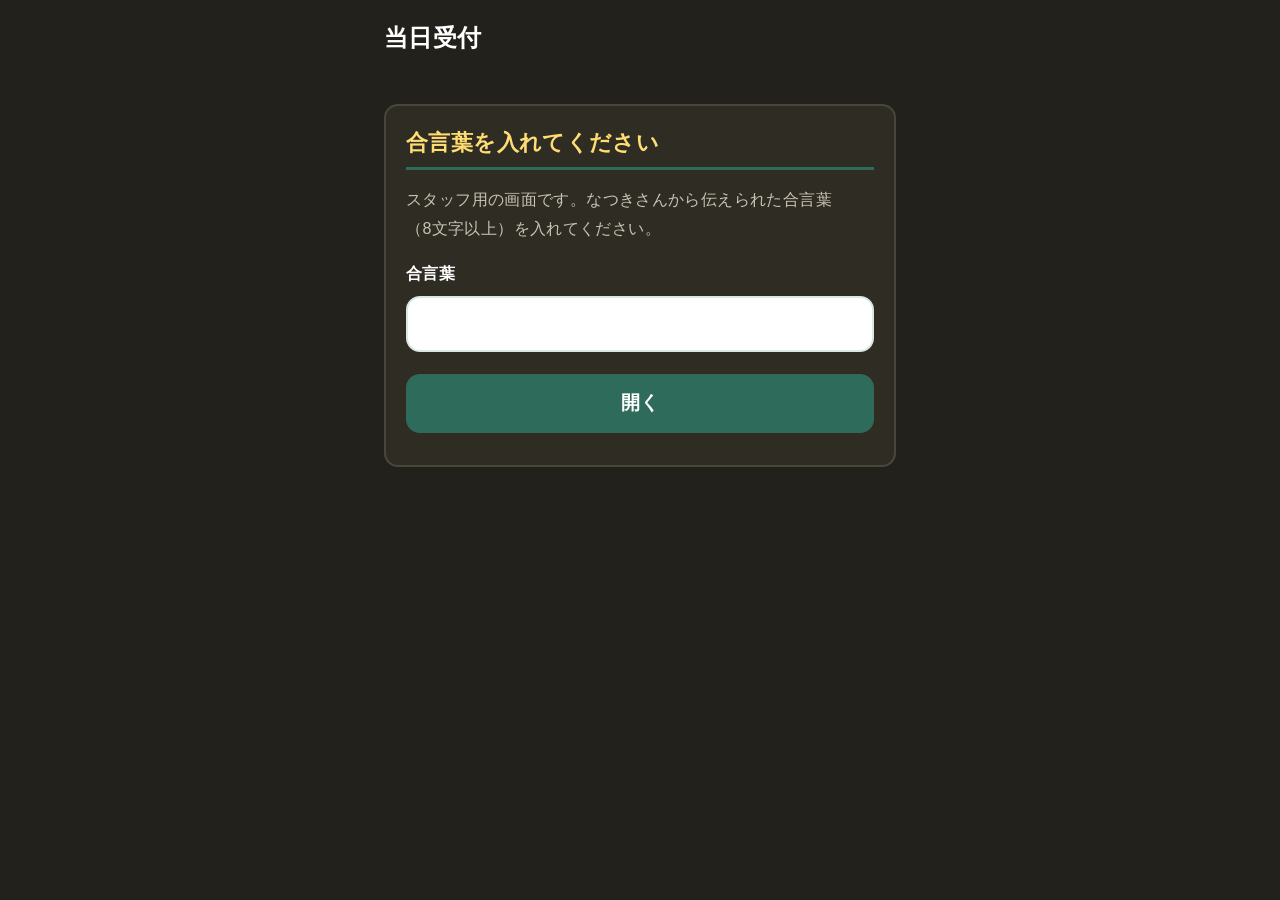
<file: checkin.html>
<!DOCTYPE html>
<html lang="ja">
<head>
<meta charset="UTF-8">
<meta name="viewport" content="width=device-width, initial-scale=1">
<title>当日受付｜北中城村ウェルネススポーツフェスタ2026</title>
<meta name="robots" content="noindex">
<link rel="stylesheet" href="style.css?v=20261113a">
</head>
<body class="checkin-body">

<main>
  <div class="wrap">

    <h1 style="padding-top:20px;">当日受付</h1>

    <!-- ① PIN -->
    <section id="pin-area">
      <div class="card">
        <h2>合言葉を入れてください</h2>
        <p class="muted">スタッフ用の画面です。なつきさんから伝えられた合言葉（8文字以上）を入れてください。</p>
        <div class="field">
          <label for="pin">合言葉</label>
          <input type="password" id="pin" autocomplete="off" autocapitalize="off" autocorrect="off" spellcheck="false" maxlength="64">
        </div>
        <div id="pin-msg"></div>
        <button type="button" class="btn btn-main" id="pin-btn">開く</button>
      </div>
    </section>

    <!-- ② 受付本体 -->
    <section id="desk-area" hidden>
      <div style="display:flex;justify-content:flex-end;margin:-8px 0 10px;">
        <button type="button" class="btn btn-line" id="lock-btn" style="width:auto;min-height:36px;padding:6px 12px;font-size:14px;margin:0;">ロック画面にもどる（合言葉を入れ直す）</button>
      </div>

      <div class="card">
        <h2>予約の確認</h2>
        <div class="btn-row">
          <button type="button" class="btn btn-main" id="scan-btn">QRを読む</button>
          <button type="button" class="btn btn-line" id="scan-stop" hidden>カメラを止める</button>
        </div>
        <label class="btn btn-line" style="margin-top:8px;">写真でQRを読む（カメラが動かないとき）<input type="file" id="photo-qr" accept="image/*" capture="environment" hidden></label>
        <div style="display:flex;gap:10px;flex-wrap:wrap;margin-top:8px;">
          <label class="check" style="flex:1 1 240px;margin-bottom:0;"><input type="checkbox" id="auto-checkin" checked><span class="t"><b>QRを読んだら、そのまま「来場」にする</b><span>外すと、名前を見てから「来場にする」を押す形になります</span></span></label>
          <label class="check" style="flex:1 1 190px;margin-bottom:0;"><input type="checkbox" id="sound-on" checked><span class="t"><b>🔊 読み取り音を鳴らす</b><span>完了・2回目・取消を音と振動でお知らせ</span></span></label>
        </div>
        <div id="reader-box" hidden>
          <video id="video" playsinline muted></video>
          <div class="reader-guide"></div>
          <p class="reader-hint">QRを枠の中に大きく映してください（画面のQRでもOK）</p>
        </div>
        <canvas id="canvas" hidden></canvas>

        <div class="field" style="margin-top:16px;">
          <label for="no">番号を入力（KF-0000）</label>
          <input type="text" id="no" inputmode="text" autocomplete="off" placeholder="KF-0012">
        </div>
        <button type="button" class="btn btn-sub" id="lookup-btn">この番号で調べる</button>
        <div id="desk-msg"></div>

        <!-- 名前と生年月日で探す（QRも番号も出せない方むけ・2026-11-11） -->
        <div id="search-box" style="margin-top:20px;padding-top:14px;border-top:1px dashed #5A5449;">
          <p style="margin:0 0 8px;font-weight:700;">名前と生年月日で探す</p>
          <p class="small" style="margin:0 0 10px;">QRも番号も出せない方に。ご家族のどなたのお名前でも探せます（お子さまでもOK）。</p>
          <div class="field" style="margin-bottom:8px;">
            <label for="s-name">お名前</label>
            <input type="text" id="s-name" autocomplete="off" placeholder="テスト花子">
          </div>
          <div class="field" style="margin-bottom:8px;">
            <label for="s-birth">生年月日</label>
            <input type="text" id="s-birth" inputmode="numeric" autocomplete="off" placeholder="1985/4/1">
          </div>
          <button type="button" class="btn btn-sub" id="search-btn">探す</button>
          <p class="small" id="search-demo" hidden style="margin:6px 0 0;">テスト表示：「テスト花子」で1件、「テスト家族」で複数、それ以外の名前は0件になります（生年月日は何でも可）。</p>
          <div id="search-list" style="margin-top:8px;"></div>
        </div>
      </div>

      <!-- 照会結果 -->
      <div class="card" id="result-card" hidden>
        <div id="r-banner" class="r-banner" hidden></div>
        <p class="person-no" id="r-no"></p>
        <p class="person-name" id="r-name"></p>
        <p id="r-kana" class="muted"></p>
        <p><span class="badge-big" id="r-badge"></span></p>
        <p class="muted" id="r-count"></p>
        <div id="r-booths"></div>
        <div id="r-spot" hidden style="margin-top:12px;"></div>
        <div id="r-actions" style="margin-top:16px;"></div>
        <div id="r-booth-mode-wrap" style="margin-top:14px;padding-top:10px;border-top:1px dashed #4A463B;">
          <label class="small" style="display:inline-flex;align-items:center;gap:8px;cursor:pointer;color:#C9C3B4;">
            <input type="checkbox" id="booth-staff-mode" style="width:20px;height:20px;accent-color:#2F6B5A;">
            <span>ブース担当者用（「体験おわり」ボタンを押す）</span>
          </label>
        </div>
      </div>

      <!-- 予約なしの方の来場登録 -->
      <div class="card">
        <h2>予約なしの方の来場登録</h2>
        <p class="muted">その場で番号を発番します。</p>
        <p class="muted">入り口の紙（名前・生年月日・住所・連絡先）を見て、来た人 全員を入れます。1行目が代表の方。</p>
        <div id="w-people"></div>
        <button type="button" class="btn btn-line" id="w-add">＋ 人を追加する</button>
        <div class="field">
          <label for="w-address">住所</label>
          <input type="text" id="w-address" autocomplete="off">
        </div>
        <div class="field">
          <label for="w-phone">電話</label>
          <input type="tel" id="w-phone" inputmode="tel" autocomplete="off">
        </div>
        <button type="button" class="btn btn-go" id="walkin-btn">来場を登録する</button>
        <div id="walkin-msg" style="margin-top:12px;"></div>
      </div>

      <p class="small"><a href="index.html">予約サイトにもどる</a></p>
    </section>

  </div>
</main>

<script src="jsQR.js?v=20261016a"></script>
<script src="config.js?v=20261016a"></script>
<script src="booths.js?v=20261126b"></script>
<script src="app.js?v=20261126b"></script>
<script>
(function () {
  "use strict";
  var F = window.Festa, esc = F.esc;
  var PIN = "";
  var PIN_STORAGE_KEY = "kitanaka_checkin_pin";
  var SOUND_STORAGE_KEY = "kitanaka_checkin_sound";
  var BOOTH_MODE_KEY = "kitanaka_booth_staff_mode";
  var demoCame = {};

  F.showDemoBar("テスト表示中です（受付係がまだつながっていないため、記録は残りません）");

  function box(el, kind, text) {
    el.innerHTML = '<div class="msg msg-' + kind + '">' + esc(text) + "</div>";
  }

  /* ---------- 確認音（Web Audio API）＆バイブレーション ---------- */
  var audioCtx = null;
  var soundChk = F.$("#sound-on");
  try {
    var savedSound = sessionStorage.getItem(SOUND_STORAGE_KEY) || localStorage.getItem(SOUND_STORAGE_KEY);
    if (savedSound === "0") soundChk.checked = false;
  } catch (e) { }
  soundChk.addEventListener("change", function () {
    var v = soundChk.checked ? "1" : "0";
    try { sessionStorage.setItem(SOUND_STORAGE_KEY, v); localStorage.setItem(SOUND_STORAGE_KEY, v); } catch (e) { }
    if (soundChk.checked) unlockAudio_();
  });

  function unlockAudio_() {
    try {
      var AC = window.AudioContext || window.webkitAudioContext;
      if (!AC) return null;
      if (!audioCtx) audioCtx = new AC();
      if (audioCtx.state === "suspended") audioCtx.resume();
      return audioCtx;
    } catch (e) { return null; }
  }

  function playTone_(ac, freq, startOffset, duration, type, gainVal) {
    var osc = ac.createOscillator();
    var g = ac.createGain();
    osc.type = type || "sine";
    osc.frequency.setValueAtTime(freq, ac.currentTime + startOffset);
    g.gain.setValueAtTime(gainVal || 0.18, ac.currentTime + startOffset);
    g.gain.exponentialRampToValueAtTime(0.001, ac.currentTime + startOffset + duration);
    osc.connect(g);
    g.connect(ac.destination);
    osc.start(ac.currentTime + startOffset);
    osc.stop(ac.currentTime + startOffset + duration);
  }

  /* kind: "scan"（ピッ） | "ok"（ピロリン♪） | "already"（ピピッ） | "err"（ブー） */
  function playFeedback(kind) {
    if (!soundChk || !soundChk.checked) return;
    try {
      if (navigator.vibrate) {
        if (kind === "scan") navigator.vibrate(35);
        else if (kind === "ok") navigator.vibrate([60, 40, 100]);
        else if (kind === "already") navigator.vibrate([80, 60, 80]);
        else if (kind === "err") navigator.vibrate([200, 80, 200]);
      }
    } catch (e) { }
    try {
      var ac = unlockAudio_();
      if (!ac) return;
      if (kind === "scan") {
        playTone_(ac, 1200, 0, 0.06, "sine", 0.15);
      } else if (kind === "ok") {
        playTone_(ac, 880, 0, 0.09, "sine", 0.22);
        playTone_(ac, 1318.5, 0.09, 0.18, "sine", 0.24);
      } else if (kind === "already") {
        playTone_(ac, 740, 0, 0.08, "triangle", 0.25);
        playTone_(ac, 740, 0.13, 0.12, "triangle", 0.25);
      } else if (kind === "err") {
        playTone_(ac, 220, 0, 0.18, "sawtooth", 0.22);
        playTone_(ac, 175, 0.16, 0.24, "sawtooth", 0.24);
      }
    } catch (e) { }
  }

  /* ---------- ブース担当者用（「体験おわり」ボタン誤タップ防止） ---------- */
  var boothModeChk = F.$("#booth-staff-mode");
  var resultCard = F.$("#result-card");
  function syncBoothStaffMode_() {
    var on = !!(boothModeChk && boothModeChk.checked);
    resultCard.classList.toggle("is-booth-staff", on);
    F.$$("[data-part]", resultCard).forEach(function (btn) {
      btn.hidden = !on;
    });
  }
  try {
    if (sessionStorage.getItem(BOOTH_MODE_KEY) === "1") boothModeChk.checked = true;
  } catch (e) { }
  boothModeChk.addEventListener("change", function () {
    try { sessionStorage.setItem(BOOTH_MODE_KEY, boothModeChk.checked ? "1" : "0"); } catch (e) { }
    syncBoothStaffMode_();
  });
  syncBoothStaffMode_();

  /* ---------- ① PIN（sessionStorage保持＆POST認証） ---------- */
  function openDesk_(v) {
    PIN = v;
    try { sessionStorage.setItem(PIN_STORAGE_KEY, v); } catch (e) { }
    F.$("#pin-area").hidden = true;
    F.$("#desk-area").hidden = false;
  }

  function backToPinScreen_(errMsg) {
    stopScan();
    PIN = "";
    try { sessionStorage.removeItem(PIN_STORAGE_KEY); } catch (e) { }
    F.$("#desk-area").hidden = true;
    F.$("#result-card").hidden = true;
    F.$("#pin-area").hidden = false;
    if (errMsg) box(F.$("#pin-msg"), "err", errMsg);
    else F.$("#pin-msg").innerHTML = "";
  }

  function isAuthOrSetupError_(j) {
    var code = j && j.error;
    return code === "pin" || code === "auth" || code === "locked" || code === "setup";
  }

  function handleAuthError_(j) {
    if (!isAuthOrSetupError_(j)) return false;
    playFeedback("err");
    var msg = (j.error === "setup")
      ? "受付係の合言葉の設定が終わっていません（未設定か8文字より短い）。なつきさんに連絡してください。"
      : F.friendlyError(j.error);
    backToPinScreen_(msg);
    return true;
  }

  /* すでにこのタブでPIN確認ずみなら、再読み込みしてもすぐ受付画面を開く */
  try {
    var savedPin = sessionStorage.getItem(PIN_STORAGE_KEY) || "";
    if (savedPin) {
      F.$("#pin").value = savedPin;
      openDesk_(savedPin);
    }
  } catch (e) { }

  F.$("#lock-btn").addEventListener("click", function () {
    F.$("#pin").value = "";
    backToPinScreen_("");
  });

  function tryPin() {
    unlockAudio_();
    var v = F.$("#pin").value.trim();
    if (!v) { box(F.$("#pin-msg"), "err", "合言葉を入れてください。"); return; }
    if (F.isDemo()) {
      if (v !== String(F.CFG.checkinPin)) { playFeedback("err"); box(F.$("#pin-msg"), "err", F.friendlyError("pin")); return; }
      playFeedback("ok");
      openDesk_(v);
      return;
    }
    /* 本番は受付係（GAS）に POST で聞く（URLにPINを残さない・v1.3.2/v1.3.3 両対応） */
    box(F.$("#pin-msg"), "info", "確認しています…");
    F.postGas({ action: "search", name: "__pin_check__", birth: "20000101", pin: v }).then(function (j) {
      if (j && j.error === "pin") { playFeedback("err"); box(F.$("#pin-msg"), "err", F.friendlyError("pin")); return; }
      if (j && j.error === "locked") { playFeedback("err"); box(F.$("#pin-msg"), "err", F.friendlyError("locked")); return; }
      if (j && j.error === "setup") { playFeedback("err"); box(F.$("#pin-msg"), "err", "受付係の合言葉の設定が終わっていません（未設定か8文字より短い）。なつきさんに連絡してください。"); return; }
      F.$("#pin-msg").innerHTML = "";
      playFeedback("ok");
      openDesk_(v);
    }).catch(function () { playFeedback("err"); box(F.$("#pin-msg"), "err", F.friendlyError("network")); });
  }
  document.addEventListener("click", function (e) {
    var bt = e.target.closest ? e.target.closest("[data-part]") : null;
    if (!bt) return;
    if (!boothModeChk || !boothModeChk.checked) return;
    var bid = bt.getAttribute("data-part"), rno = bt.getAttribute("data-no");
    bt.disabled = true; bt.textContent = "送っています…";
    if (F.isDemo()) { bt.outerHTML = '<span class="badge-big badge-done" style="font-size:15px;padding:2px 10px;">参加済み（テスト）</span>'; return; }
    F.postGas({ action: "participate", no: rno, booth: bid, pin: PIN }).then(function (j) {
      if (handleAuthError_(j)) return;
      if (j && j.ok) { playFeedback("ok"); bt.outerHTML = '<span class="badge-big badge-done" style="font-size:15px;padding:2px 10px;">参加済み</span>'; }
      else { playFeedback("err"); bt.disabled = false; bt.textContent = "体験おわり"; box(F.$("#desk-msg"), "err", F.friendlyError(j && j.error)); }
    }).catch(function () { playFeedback("err"); bt.disabled = false; bt.textContent = "体験おわり"; box(F.$("#desk-msg"), "err", F.friendlyError("network")); });
  });
  F.$("#pin-btn").addEventListener("click", tryPin);
  F.$("#pin").addEventListener("keydown", function (e) { if (e.key === "Enter") tryPin(); });

  /* ---------- ② QR読み取り ---------- */
  var video = F.$("#video"), canvas = F.$("#canvas"), ctx = canvas.getContext("2d");
  var stream = null, scanning = false, rafId = 0;

  function stopScan() {
    scanning = false;
    if (rafId) { cancelAnimationFrame(rafId); rafId = 0; }
    if (stream) {
      stream.getTracks().forEach(function (t) { t.stop(); });
      stream = null;
    }
    F.$("#reader-box").hidden = true;
    F.$("#scan-stop").hidden = true;
    F.$("#scan-btn").hidden = false;
  }

  function startScan() {
    unlockAudio_();
    if (typeof jsQR !== "function") {
      box(F.$("#desk-msg"), "err", "QRの読み取り部品が読み込めませんでした。番号の手入力をお使いください。");
      return;
    }
    if (!navigator.mediaDevices || !navigator.mediaDevices.getUserMedia) {
      box(F.$("#desk-msg"), "err", "この端末ではカメラが使えません。番号の手入力をお使いください。");
      return;
    }
    F.$("#desk-msg").innerHTML = "";
    var ua = navigator.userAgent || "";
    if (/Line\/|Instagram|FBAN|FBAV|Twitter|GSA\//.test(ua)) {
      box(F.$("#desk-msg"), "err", "LINEなどアプリの中のブラウザではカメラが使えません。右上や下のメニューから「Safariで開く」（Androidは「Chromeで開く」）にしてください。または下の「写真でQRを読む」をお使いください。");
      return;
    }
    F.$("#reader-box").hidden = false;
    video.setAttribute("playsinline", "true");
    video.setAttribute("autoplay", "true");
    video.muted = true;
    navigator.mediaDevices.getUserMedia({ video: { facingMode: { ideal: "environment" } }, audio: false })
      .then(function (s) {
        stream = s;
        video.srcObject = s;
        var pr = video.play();
        return (pr && pr.then) ? pr : Promise.resolve();
      })
      .then(function () {
        F.$("#scan-stop").hidden = false;
        F.$("#scan-btn").hidden = true;
        scanning = true;
        tick();
      })
      .catch(function (err) {
        F.$("#reader-box").hidden = true;
        var n = (err && err.name) || "";
        var msg = "カメラが使えませんでした。";
        if (n === "NotAllowedError" || n === "SecurityError") msg = "カメラの許可が「許可しない」になっています。iPhoneは 設定→Safari→カメラ を「確認」か「許可」に、画面上部の「ぁあ」→Webサイトの設定 からも変えられます。";
        else if (n === "NotFoundError" || n === "OverconstrainedError") msg = "使えるカメラが見つかりませんでした。";
        else if (n === "NotReadableError") msg = "ほかのアプリがカメラを使っています。いちど閉じてからお試しください。";
        box(F.$("#desk-msg"), "err", msg + "（" + n + "）下の「写真でQRを読む」か、番号の手入力もお使いいただけます。");
      });
  }

  /* 写真でQRを読む（カメラが起動しないときの逃げ道。アプリ内ブラウザでも動く） */
  F.$("#photo-qr").addEventListener("change", function () {
    unlockAudio_();
    var f = this.files && this.files[0]; if (!f) return;
    var img = new Image();
    var url = URL.createObjectURL(f);
    img.onload = function () {
      var code = null, sizes = [1600, 1000, 640, 2200];
      for (var si = 0; si < sizes.length && !code; si++) {
        var sc = Math.min(1, sizes[si] / Math.max(img.width, img.height));
        canvas.width = Math.round(img.width * sc); canvas.height = Math.round(img.height * sc);
        ctx.fillStyle = "#fff"; ctx.fillRect(0, 0, canvas.width, canvas.height);
        ctx.drawImage(img, 0, 0, canvas.width, canvas.height);
        var d = ctx.getImageData(0, 0, canvas.width, canvas.height);
        code = (typeof jsQR === "function") ? jsQR(d.data, d.width, d.height, { inversionAttempts: "attemptBoth" }) : null;
      }
      URL.revokeObjectURL(url);
      var no = code && code.data ? pickNo(code.data) : "";
      if (no) { playFeedback("scan"); F.$("#no").value = no; lookup(no, F.$("#auto-checkin").checked); }
      else { playFeedback("err"); box(F.$("#desk-msg"), "err", "QRが読み取れませんでした。QRを大きく、明るく写してもう一度お試しください。"); }
    };
    img.onerror = function () { URL.revokeObjectURL(url); playFeedback("err"); box(F.$("#desk-msg"), "err", "この写真の形式は読めませんでした。番号の手入力をお使いください。"); };
    img.src = url;
    this.value = "";
  });

  function tick() {
    if (!scanning) return;
    if (video.readyState === video.HAVE_ENOUGH_DATA) {
      var vw = video.videoWidth, vh = video.videoHeight, sc = Math.min(1, 800 / Math.max(vw, vh));
      canvas.width = Math.round(vw * sc);
      canvas.height = Math.round(vh * sc);
      ctx.drawImage(video, 0, 0, canvas.width, canvas.height);
      var img = ctx.getImageData(0, 0, canvas.width, canvas.height);
      var code = jsQR(img.data, img.width, img.height, { inversionAttempts: "attemptBoth" });
      if (code && code.data) {
        var no = pickNo(code.data);
        if (no) {
          stopScan();
          playFeedback("scan");
          F.$("#no").value = no;
          lookup(no, F.$("#auto-checkin").checked);
          return;
        }
      }
    }
    rafId = requestAnimationFrame(tick);
  }

  /* QRの中身から KF-0000 の形をとり出す（URLが入っていても拾えるように） */
  function pickNo(text) {
    var m = String(text).toUpperCase().match(/KF-?\d{3,6}/);
    if (!m) return "";
    return "KF-" + m[0].replace(/^KF-?/, "");
  }

  F.$("#scan-btn").addEventListener("click", startScan);
  F.$("#scan-stop").addEventListener("click", stopScan);

  /* ---------- 照会＆1回通信チェックイン ---------- */
  function normalizeNo(v) {
    var s = String(v).trim().toUpperCase().replace(/\s/g, "");
    var m = s.match(/^(?:KF-?)?(\d+)$/);
    if (!m) return s;
    var n = m[1];
    while (n.length < 4) { n = "0" + n; }   /* 12 → KF-0012 */
    return "KF-" + n;
  }

  /* POST lookup（v1.3.3）を優先し、v1.3.2（error==="action"）なら自動で GET lookup にフォールバック */
  function fetchLookup_(no) {
    return F.postGas({ action: "lookup", no: no, pin: PIN }).then(function (j) {
      if (j && j.error === "action") return F.getGas({ action: "lookup", no: no, pin: PIN });
      return j;
    });
  }

  function lookup(rawNo, fromQr) {
    var no = normalizeNo(rawNo);
    if (!no) { box(F.$("#desk-msg"), "err", "番号を入れてください。"); return; }
    var useAutoCheckin = !!fromQr && F.$("#auto-checkin").checked;
    F.$("#desk-msg").innerHTML = '<p class="muted">' + (useAutoCheckin ? "来場受付をしています…" : "調べています…") + "</p>";
    F.$("#result-card").hidden = true;

    if (F.isDemo()) {
      /* テスト表示のときだけ：KF-0002 を入れると「来場のみ」の方の見本が出ます（練習用）。
         KF-0003 は「取消済み」の見本（名前と生年月日で探す の練習用・2026-11-11） */
      var demoVisit = (no === "KF-0002"), demoCanceled = (no === "KF-0003");
      window.setTimeout(function () {
        F.$("#desk-msg").innerHTML = "";
        if (useAutoCheckin) {
          if (demoCanceled) {
            playFeedback("err");
            box(F.$("#desk-msg"), "err", F.friendlyError("canceled"));
            showPerson({
              no: no, name: "（テスト表示）お名前", kana: "", adults: 2, children: 1,
              booths: [], visitOnly: true, checkedIn: false, canceled: true
            });
            return;
          }
          var wasAlready = !!demoCame[no];
          if (!wasAlready) demoCame[no] = "10:15";
          if (wasAlready) {
            playFeedback("already");
            box(F.$("#desk-msg"), "info", "⚠️ すでに来場受付が済んでいます（受付時刻: " + demoCame[no] + "）※2回目の読み取りです");
          } else {
            playFeedback("ok");
            box(F.$("#desk-msg"), "ok", "✅ 来場受付が完了しました（テスト）");
          }
          showPerson({
            no: no, name: "（テスト表示）お名前", kana: "", adults: 2, children: 1,
            booths: demoVisit ? [] : [{ id: "haihai", name: "ハイハイレース", time: "10:50〜11:20" }],
            visitOnly: demoVisit,
            checkedIn: true,
            checkedInAt: demoCame[no],
            already: wasAlready,
            justCheckedIn: !wasAlready,
            canceled: false
          });
          return;
        }
        if (demoCanceled) playFeedback("err");
        else if (demoCame[no]) playFeedback("already");
        showPerson({
          no: no, name: "（テスト表示）お名前", kana: "", adults: 2, children: 1,
          booths: demoVisit ? [] : [{ id: "haihai", name: "ハイハイレース", time: "10:50〜11:20" }],
          visitOnly: demoVisit,
          checkedIn: !!demoCame[no],
          checkedInAt: demoCame[no] || "",
          already: !!demoCame[no],
          canceled: demoCanceled
        });
      }, 200);
      return;
    }

    /* ① 自動チェックインON時：GET lookup を送らず、直接 POST checkin を1回だけ送信（速度2倍＆負荷半減） */
    if (useAutoCheckin) {
      F.postGas({ action: "checkin", no: no, pin: PIN }).then(function (j) {
        if (handleAuthError_(j)) return;
        F.$("#desk-msg").innerHTML = "";
        if (j && j.ok === true) {
          if (j.already) {
            playFeedback("already");
            var atTxt = j.checkedInAt ? "（受付時刻: " + j.checkedInAt + "）" : "";
            box(F.$("#desk-msg"), "info", "⚠️ すでに来場受付が済んでいます" + atTxt + " ※2回目の読み取りです");
            j.justCheckedIn = false;
          } else {
            playFeedback("ok");
            box(F.$("#desk-msg"), "ok", "✅ 来場受付が完了しました");
            j.justCheckedIn = true;
          }
          showPerson(j);
        } else if (j && j.error === "canceled") {
          playFeedback("err");
          box(F.$("#desk-msg"), "err", F.friendlyError("canceled"));
          if (Array.isArray(j.booths)) {
            j.canceled = true;
            showPerson(j);
          } else {
            /* 現行 v1.3.2 互換：booths が含まれていない場合は lookup で詳細を取得して赤バッジ表示 */
            fetchLookup_(no).then(function (lk) {
              if (lk && lk.ok) { lk.canceled = true; showPerson(lk); }
              else showPerson({ no: no, name: j.name || "", canceled: true, booths: [] });
            }).catch(function () {
              showPerson({ no: no, name: j.name || "", canceled: true, booths: [] });
            });
          }
        } else {
          playFeedback("err");
          box(F.$("#desk-msg"), "err", F.friendlyError(j && j.error));
        }
      }).catch(function () {
        playFeedback("err");
        box(F.$("#desk-msg"), "err", F.friendlyError("network"));
      });
      return;
    }

    /* 自動チェックインOFF時・番号手入力・名前検索からの照会 */
    fetchLookup_(no).then(function (j) {
      if (handleAuthError_(j)) return;
      F.$("#desk-msg").innerHTML = "";
      if (j && j.ok === true) {
        if (j.canceled) {
          playFeedback("err");
          box(F.$("#desk-msg"), "err", F.friendlyError("canceled"));
        } else if (j.checkedIn) {
          playFeedback("already");
          j.already = true;
        }
        showPerson(j);
      } else {
        playFeedback("err");
        box(F.$("#desk-msg"), "err", F.friendlyError(j && j.error));
      }
    }).catch(function () {
      playFeedback("err");
      box(F.$("#desk-msg"), "err", F.friendlyError("network"));
    });
  }

  F.$("#lookup-btn").addEventListener("click", function () { unlockAudio_(); lookup(F.$("#no").value, false); });
  F.$("#no").addEventListener("keydown", function (e) { if (e.key === "Enter") { unlockAudio_(); lookup(F.$("#no").value, false); } });

  /* ---------- 名前と生年月日で探す（2026-11-11） ----------
     受付係（GAS）の action search に、お名前と生年月日を送る（POST＝URLに名前を残さない）。
     候補が1件なら、そのまま番号照会（lookup）へ。複数ならボタンを並べる。0件なら予約なしの来場登録へ案内 */
  var sList = F.$("#search-list");
  if (F.isDemo()) F.$("#search-demo").hidden = false;

  /* 生年月日を YYYYMMDD に（受付係の personKey_ と同じ決まり。全角数字・「年月日」もOK） */
  function birth8(v) {
    var s = String(v || "").replace(/[０-９]/g, function (c) { return String.fromCharCode(c.charCodeAt(0) - 0xFEE0); });
    var parts = s.split(/\D+/).filter(Boolean);
    if (parts.length === 3) return parts[0] + ("0" + Number(parts[1])).slice(-2) + ("0" + Number(parts[2])).slice(-2);
    return parts.join("");
  }

  /* テスト表示用の架空の候補（本物の名前は使わない） */
  function demoSearch(name) {
    if (name === "テスト花子") return [{ no: "KF-0000", name: "テスト花子", status: "予約", visitOnly: false, canceled: false, partial: false }];
    if (name === "テスト家族") return [
      { no: "KF-0000", name: "テスト花子", status: "予約", visitOnly: false, canceled: false, partial: false },
      { no: "KF-0002", name: "テスト太郎", status: "予約", visitOnly: true, canceled: false, partial: false },
      { no: "KF-0004", name: "テスト三郎", status: "予約", visitOnly: true, canceled: false, partial: true },
      { no: "KF-0003", name: "テスト次郎", status: "キャンセル", visitOnly: true, canceled: true, partial: false }
    ];
    return [];
  }

  function pickCandidate(no) {
    sList.innerHTML = "";
    F.$("#no").value = no;
    lookup(no, false);   /* 番号照会と同じ処理（来場にするボタンは、スタッフが名前を確かめてから押す） */
  }

  function showCandidates(list, more) {
    if (!list.length) {
      sList.innerHTML = '<div class="msg msg-info">見つかりませんでした。予約なしの方の来場登録へ' +
        '<button type="button" class="btn btn-line" id="s-to-walkin" style="margin:8px 0 0;">来場登録の欄へ移る（お名前と生年月日を入れておきます）</button></div>';
      F.$("#s-to-walkin").addEventListener("click", goWalkin);
      return;
    }
    /* 1件で取消済みでなければ、そのまま照会へ */
    if (list.length === 1 && !list[0].canceled) {
      if (list[0].partial) box(sList, "info", "生年月日が途中まで登録されている方です。お名前と住所などで本人かお確かめください。");
      else sList.innerHTML = "";
      F.$("#no").value = list[0].no;
      lookup(list[0].no, false);
      return;
    }
    sList.innerHTML = '<p class="small" style="margin:0 0 6px;">' + (list.length === 1 ? "1件" : list.length + "件") + "見つかりました。押すと予約の中身が出ます。</p>" +
      list.map(function (c) {
        var tag = c.canceled ? "取消済み" : (c.status === "来場" ? "来場ずみ" : (c.visitOnly ? "来場のみ" : "体験の予約"));
        return '<button type="button" class="btn btn-line s-pick" data-no="' + esc(c.no) + '" style="display:block;text-align:left;height:auto;min-height:56px;padding:8px 14px;margin:0 0 8px;' + (c.canceled ? "opacity:.7;" : "") + '">' +
          '<b style="font-size:18px;">' + esc(c.no) + "　" + esc(c.name) + " 様</b>" +
          '<span style="display:block;font-size:14px;font-weight:400;">' + esc(tag) + (c.canceled ? "（この番号では来場にできません）" : "") + "</span>" +
          (c.partial ? '<span style="display:block;font-size:13px;font-weight:400;color:#FFDD72;">生年月日が途中まで登録されています</span>' : "") +
          "</button>";
      }).join("") +
      (more ? '<p class="small" style="margin:0;">ほかにも候補があります。お名前を正確に入れ直してください。</p>' : "");
  }

  function goWalkin() {
    /* 予約なしの来場登録の1行目が空なら、探したお名前と生年月日を入れておく */
    var first = F.$("[data-wperson]");
    if (first) {
      var wn = first.querySelector(".w-name"), wb = first.querySelector(".w-birth");
      if (wn && !wn.value) wn.value = F.$("#s-name").value.trim();
      if (wb && !wb.value) wb.value = F.$("#s-birth").value.trim();
    }
    F.$("#w-people").closest(".card").scrollIntoView({ behavior: "smooth", block: "start" });
  }

  sList.addEventListener("click", function (e) {
    var b = e.target.closest ? e.target.closest(".s-pick") : null;
    if (b) pickCandidate(b.getAttribute("data-no"));
  });

  function doSearch() {
    unlockAudio_();
    var rawName = F.$("#s-name").value, rawBirth = F.$("#s-birth").value;
    var name = rawName.replace(/[\s　]/g, ""), b8 = birth8(rawBirth);
    if (!name || !rawBirth.trim()) { box(sList, "err", "お名前と生年月日の両方を入れてください。"); return; }
    if (!/^\d{8}$/.test(b8)) { box(sList, "err", "生年月日は「1985/4/1」「19850401」「1985年4月1日」のように入れてください。"); return; }
    F.$("#result-card").hidden = true;
    sList.innerHTML = '<p class="muted">探しています…</p>';
    var sbtn = F.$("#search-btn");

    if (F.isDemo()) { window.setTimeout(function () { showCandidates(demoSearch(name), false); }, 300); return; }

    sbtn.disabled = true;
    F.postGas({ action: "search", name: rawName.trim(), birth: rawBirth.trim(), pin: PIN }).then(function (j) {
      sbtn.disabled = false;
      if (handleAuthError_(j)) return;
      if (j && j.ok === true) showCandidates(j.candidates || [], !!j.more);
      else if (j && j.error === "invalid") box(sList, "err", j.message || "お名前と生年月日を確かめてください。");
      else box(sList, "err", F.friendlyError(j && j.error));
    }).catch(function () {
      sbtn.disabled = false;
      box(sList, "err", F.friendlyError("network"));
    });
  }
  F.$("#search-btn").addEventListener("click", doSearch);
  F.$("#s-birth").addEventListener("keydown", function (e) { if (e.key === "Enter") doSearch(); });

  function setCardBanner_(kind, text) {
    var bnr = F.$("#r-banner");
    if (!bnr) return;
    if (!kind || !text) {
      bnr.hidden = true;
      bnr.className = "r-banner";
      bnr.textContent = "";
      return;
    }
    bnr.hidden = false;
    bnr.className = "r-banner r-banner-" + kind;
    bnr.textContent = text;
  }

  function showPerson(p) {
    F.$("#result-card").hidden = false;
    F.$("#r-no").textContent = p.no;
    F.$("#r-name").textContent = p.name || "";
    F.$("#r-kana").textContent = p.kana || "";
    F.$("#r-count").textContent = "大人 " + (p.adults || 0) + "名／子ども " + (p.children || 0) + "名";

    var badge = F.$("#r-badge");
    if (p.canceled) {
      /* 取り消された予約。赤バッジで大きく表示し、カード上部にも警告を出す */
      badge.className = "badge-big badge-cancel";
      badge.textContent = "取消済み（受付不可）";
      setCardBanner_("cancel", "❌ このご予約はキャンセル（取消）されています（この番号では受付できません）");
    } else if (p.already) {
      /* すでに来場受付済み（2回目以降の読み取り・別スタッフとの同時読み取り） */
      var atLabel = p.checkedInAt ? "（受付時刻: " + p.checkedInAt + "）" : "";
      badge.className = "badge-big badge-already";
      badge.textContent = "⚠️ すでに来場受付が済んでいます" + atLabel;
      setCardBanner_("already", "⚠️ すでに来場受付が済んでいます" + atLabel + " ※2回目の読み取りです");
    } else if (p.checkedIn) {
      badge.className = "badge-big badge-done";
      badge.textContent = "来場ずみ" + (p.checkedInAt ? "（" + p.checkedInAt + "）" : "");
      if (p.justCheckedIn) {
        setCardBanner_("ok", "✅ 来場受付が完了しました" + (p.checkedInAt ? "（" + p.checkedInAt + "）" : ""));
      } else {
        setCardBanner_("", "");
      }
    } else {
      badge.className = "badge-big badge-yet";
      badge.textContent = "まだ来場していません";
      setCardBanner_("", "");
    }

    var bs = p.booths || [];
    /* 来場のみの登録（体験の予約なし）＝受付係が visitOnly／種別 visit を返します */
    var visitOnly = (p.visitOnly === true) || (String(p.type || "") === "visit");
    var visitLine = '<div class="booth-line"><b>来場のみ</b>　空いているブースへご案内してください</div>';
    var showPartBtn = !!(boothModeChk && boothModeChk.checked);
    F.$("#r-booths").innerHTML = (visitOnly ? visitLine : "") + (bs.length
      ? bs.map(function (b) {
          var full = F.booth(b.id);
          var time = b.time || (full ? full.time : "");
          var done = (b.status === "参加済み");
          return '<div class="booth-line">' + esc(b.name || (full ? full.name : b.id)) +
            (b.people > 1 ? "　" + esc(String(b.people)) + "名" : "") +
            (time ? '　<span class="small">' + esc(time) + "</span>" : "") +
            (done ? '　<span class="badge-big badge-done" style="font-size:15px;padding:2px 10px;">参加済み</span>'
                  : '　<button type="button" class="btn btn-line booth-part-btn"' + (showPartBtn ? "" : " hidden") + ' style="display:inline-flex;width:auto;min-height:40px;padding:6px 12px;font-size:15px;margin:0;" data-part="' + esc(b.id) + '" data-no="' + esc(p.no) + '">体験おわり</button>') +
            /* 受付での声かけ（booths.json の deskNote。2026-11-10 追加） */
            (!done && full && full.deskNote
              ? '<div style="margin:6px 0 2px;padding:8px 12px;background:#FFF4D6;border-left:5px solid #E8A33D;border-radius:6px;font-size:16px;font-weight:700;line-height:1.5;color:#3A2A00;">📣 ' + esc(full.deskNote) + "</div>"
              : "") +
            "</div>";
        }).join("")
      : (visitOnly ? "" : '<div class="booth-line">予約ブースなし</div>'));
    F.$("#r-booth-mode-wrap").hidden = (bs.length === 0);
    syncBoothStaffMode_();

    /* 来場のみの方が、その場で空いているブースに入ったときの記録 */
    var spot = F.$("#r-spot");
    if (visitOnly) {
      spot.hidden = false;
      spot.innerHTML = '<p class="small" style="margin:0;">いま案内できるブースを調べています…</p>';
      var spotNo = p.no;
      var drawSpot = function (stat) {
        if (F.$("#r-no").textContent !== spotNo) return;   /* 調べている間に別の人に切り替わったら描かない */
        var opts = spotOptions(stat);
        spot.innerHTML = '<p class="small" style="margin:0 0 6px;font-weight:700;">いま案内できるブース（入ったら記録・任意）</p>' +
          (opts.length
            ? '<select id="spot-booth" style="width:100%;min-height:48px;font-size:16px;font-family:inherit;margin-bottom:8px;">' +
              '<option value="">（入ったブースがあれば選ぶ）</option>' +
              opts.map(function (o) {
                return '<option value="' + esc(o.id) + '" data-name="' + esc(o.name) + '" data-time="' + esc(o.time) + '">' + esc(o.label) + "</option>";
              }).join("") +
              "</select>" +
              '<button type="button" class="btn btn-line" id="spot-btn" style="margin-bottom:0;">このブースに入った</button>' +
              (stat ? "" : '<p class="small" style="margin:6px 0 0;">※ 残りの数を読めなかったので、全部のブースを出しています</p>')
            : '<p class="small" style="margin:0;">いま案内できるブースはありません。</p>');
        var sb = F.$("#spot-btn");
        if (sb) sb.addEventListener("click", function () { spotJoin(spotNo, this); });
      };
      F.fetchStatus().then(drawSpot).catch(function () { drawSpot(null); });
    } else {
      spot.hidden = true;
      spot.innerHTML = "";
    }

    var act = F.$("#r-actions");
    act.innerHTML = "";
    if (!p.checkedIn && !p.canceled) {
      var b1 = document.createElement("button");
      b1.type = "button";
      b1.className = "btn btn-go";
      b1.textContent = "来場にする";
      b1.addEventListener("click", function () { doCheckin(p.no, b1); });
      act.appendChild(b1);
    }
    var b2 = document.createElement("button");
    b2.type = "button";
    b2.className = "btn btn-line";
    b2.textContent = "続けて次の人を読む";
    b2.addEventListener("click", nextPerson);
    act.appendChild(b2);

    F.$("#result-card").scrollIntoView({ behavior: "smooth", block: "start" });
  }

  /* いま案内できるブースの一覧（2026-11-11）
     ・集団の体験（運動あそび・クバトレ・レース）… 終わりの時刻を過ぎていない＋予約（と受付で記録した人）で枠が埋まっていないものだけ。残りの数つき。
       事前予約の「受付中」（締め切り）は見ない。当日は空いていれば入れるため。
     ・ケアブース（足もみ・整体・MK2・クバトレのコンディショニング）… 予約はそれぞれの時間の最初の数分だけなので、
       予約で埋まっていても空いている時間に入れる。同じ名前の枠は1行にまとめ、15:00まで出す。
     ・時刻で消すのは開催日（booths.json の event.date）だけ。前日までのリハーサルでは全部出る。
     stat … fetchStatus() の結果（読めなかったときは null → 残りの数なしで全部出す） */
  /* 足もみ・ゆいまぁるの当日枠（GAS の DAY_SLOTS と同じ中身にする） */
  var DAY_SLOTS = {
    ashimomi: { mins: 10, times: ["10:30", "11:30", "12:30", "13:30", "14:30"] },
    seitai_yuimaru: { mins: 20, times: ["10:30", "11:30", "12:30", "13:30", "14:30"] }
  };
  function spotOptions(stat) {
    var now = new Date(Date.now() + 9 * 3600 * 1000);   /* 日本時間 */
    var today = now.getUTCFullYear() + "-" + ("0" + (now.getUTCMonth() + 1)).slice(-2) + "-" + ("0" + now.getUTCDate()).slice(-2);
    var isDay = (today === String((F.DATA.event || {}).date || ""));
    var nowMin = now.getUTCHours() * 60 + now.getUTCMinutes();
    var toMin = function (s) { var m = /(\d{1,2}):(\d{2})/.exec(s || ""); return m ? Number(m[1]) * 60 + Number(m[2]) : null; };
    var endMin = function (t) { var m = /〜\s*(\d{1,2}:\d{2})/.exec(t || ""); return m ? toMin(m[1]) : null; };
    var parentOf = {};
    F.DATA.booths.forEach(function (b) { (b.slots || []).forEach(function (s) { parentOf[s] = b; }); });

    var group = [], care = [], seen = {};
    F.DATA.booths.forEach(function (b) {
      if (b.slots) return;
      if (F.isCareBooth(b.id)) {
        if (isDay && nowMin >= 15 * 60) return;
        var par = parentOf[b.id];
        var key = par ? par.id : b.id;
        if (seen[key]) return;
        seen[key] = true;
        /* 足もみ・ゆいまぁる：空いている枠だけを時間ごとに出す（予約枠の空き＋当日枠 10:30〜14:30）（2026-11-12） */
        var dc = DAY_SLOTS[key];
        if (dc && stat && stat[key + "_" + dc.times[0].replace(":", "")]) {
          var cand = [];
          (par.slots || []).forEach(function (sid) {
            var sb = F.booth(sid); if (!sb) return;
            cand.push({ id: sid, start: toMin(sb.start || sb.time), name: par.name + " " + (sb.start || "") + "の枠", time: sb.time || "" });
          });
          dc.times.forEach(function (t) {
            var st0 = toMin(t);
            var en = st0 + dc.mins, end = ("0" + Math.floor(en / 60)).slice(-2) + ":" + ("0" + (en % 60)).slice(-2);
            cand.push({ id: key + "_" + t.replace(":", ""), start: st0, name: par.name + " " + t + "の当日枠", time: t + "〜" + end });
          });
          cand.sort(function (a, c) { return a.start - c.start; });
          cand.forEach(function (c) {
            if (isDay && c.start !== null && nowMin >= c.start + dc.mins) return;   // もう終わった枠
            var s0 = stat[c.id];
            if (!s0 || Number(s0.capacity || 0) - Number(s0.reserved || 0) <= 0) return;   // 埋まっている枠
            care.push({ id: c.id, name: c.name, time: c.time, label: c.name + "　" + c.time + "（空き）" });
          });
          return;
        }
        var nm = par ? par.name : String(b.name || "").replace(/\s*\d{1,2}:\d{2}の枠$/, "");
        care.push({ id: key, name: nm, time: "", label: nm + "（空いている時間に）" });
        return;
      }
      var end = endMin(b.time);
      if (isDay && end !== null && nowMin >= end) return;
      var left = null;
      if (stat && stat[b.id]) {
        left = Math.max(0, Number(stat[b.id].capacity || 0) - Number(stat[b.id].reserved || 0));
        if (left <= 0) return;
      }
      group.push({ id: b.id, name: b.name, time: b.time || "", start: toMin(b.time),
        label: b.name + "　" + (b.time || "") + (left !== null ? "（残り" + left + (F.isRace(b) ? "組" : "名") + "）" : "") });
    });
    group.sort(function (a, b) { return (a.start || 0) - (b.start || 0); });
    return group.concat(care);
  }

  /* 予約していないブースに、その場で入ったことを記録する（来場のみの方むけ） */
  function spotJoin(no, btn) {
    var sel = F.$("#spot-booth");
    if (!sel) return;
    if (!sel.value) { box(F.$("#desk-msg"), "err", "入ったブースを選んでから押してください。"); return; }
    var opt = sel.options[sel.selectedIndex];
    var b = F.booth(sel.value) || { name: opt.getAttribute("data-name") || sel.value, time: opt.getAttribute("data-time") || "" };
    btn.disabled = true; btn.textContent = "記録しています…";
    var finish = function (ok, msg) {
      if (F.$("#r-no").textContent !== no) return;
      btn.disabled = false; btn.textContent = "このブースに入った";
      box(F.$("#desk-msg"), ok ? "ok" : "err", msg);
    };
    if (F.isDemo()) {
      window.setTimeout(function () {
        if (F.$("#r-no").textContent !== no) return;
        F.$("#r-booths").insertAdjacentHTML("beforeend", '<div class="booth-line">' + esc(b ? b.name : sel.value) + '　<span class="badge-big badge-done" style="font-size:15px;padding:2px 10px;">参加済み（テスト）</span></div>');
        finish(true, "記録しました（テスト）。");
      }, 300);
      return;
    }
    F.postGas({ action: "participate", no: no, booth: sel.value, add: true, pin: PIN, boothName: b ? b.name : "", boothTime: b ? b.time : "" })
      .then(function (j) {
        if (handleAuthError_(j)) return;
        if (F.$("#r-no").textContent !== no) return;
        if (j && j.ok) {
          playFeedback("ok");
          F.$("#r-booths").insertAdjacentHTML("beforeend", '<div class="booth-line">' + esc(b ? b.name : sel.value) + '　<span class="badge-big badge-done" style="font-size:15px;padding:2px 10px;">参加済み</span></div>');
          finish(true, "「" + (b ? b.name : sel.value) + "」に入ったことを記録しました。");
        } else if (j && j.error === "full") {
          playFeedback("err");
          finish(false, (j.message || "その枠は、もう埋まっています") + "。画面を開きなおすと、いま空いている枠が出ます。");
        } else {
          playFeedback("err");
          finish(false, F.friendlyError(j && j.error));
        }
      })
      .catch(function () { playFeedback("err"); finish(false, F.friendlyError("network")); });
  }

  function doCheckin(no, btn) {
    unlockAudio_();
    btn.disabled = true;
    btn.textContent = "記録しています…";

    var finish = function (ok, already, checkedInAt) {
      if (F.$("#r-no").textContent !== no) return;
      if (ok) {
        var badge = F.$("#r-badge");
        var atTxt = checkedInAt ? "（受付時刻: " + checkedInAt + "）" : "";
        if (already) {
          playFeedback("already");
          btn.textContent = "来場ずみ（既受付）";
          badge.className = "badge-big badge-already";
          badge.textContent = "⚠️ すでに来場受付が済んでいます" + atTxt;
          setCardBanner_("already", "⚠️ すでに来場受付が済んでいます" + atTxt + " ※2回目の読み取りです");
          box(F.$("#desk-msg"), "info", "⚠️ すでに来場受付が済んでいます" + atTxt + " ※2回目の読み取りです");
        } else {
          playFeedback("ok");
          btn.textContent = "来場にしました";
          badge.className = "badge-big badge-done";
          badge.textContent = "来場ずみ" + (checkedInAt ? "（" + checkedInAt + "）" : "");
          setCardBanner_("ok", "✅ 来場受付が完了しました" + (checkedInAt ? "（" + checkedInAt + "）" : ""));
          box(F.$("#desk-msg"), "ok", "✅ 来場受付が完了しました");
        }
      } else {
        btn.disabled = false;
        btn.textContent = "来場にする";
      }
    };

    if (F.isDemo()) {
      window.setTimeout(function () {
        if (F.$("#r-no").textContent !== no) return;
        var wasAlready = !!demoCame[no];
        if (!wasAlready) demoCame[no] = "10:15";
        finish(true, wasAlready, demoCame[no]);
      }, 300);
      return;
    }

    F.postGas({ action: "checkin", no: no, pin: PIN }).then(function (j) {
      if (handleAuthError_(j)) return;
      if (F.$("#r-no").textContent !== no) return;
      if (j && j.ok === true) {
        finish(true, !!j.already, j.checkedInAt || "");
      } else {
        playFeedback("err");
        if (j && j.error === "canceled") {
          var badge = F.$("#r-badge");
          badge.className = "badge-big badge-cancel";
          badge.textContent = "取消済み（受付不可）";
          setCardBanner_("cancel", "❌ このご予約はキャンセル（取消）されています（この番号では受付できません）");
        }
        box(F.$("#desk-msg"), "err", F.friendlyError(j && j.error));
        finish(false);
      }
    }).catch(function () {
      if (F.$("#r-no").textContent !== no) return;
      playFeedback("err");
      box(F.$("#desk-msg"), "err", F.friendlyError("network"));
      finish(false);
    });
  }

  function nextPerson() {
    F.$("#result-card").hidden = true;
    setCardBanner_("", "");
    F.$("#no").value = "";
    F.$("#desk-msg").innerHTML = "";
    startScan();
  }

  /* ---------- 予約なしの来場登録 ---------- */
  var wbtn = F.$("#walkin-btn");
  var wPeople = F.$("#w-people");
  function wRow(i) {
    return '<div class="card" data-wperson style="padding:12px;">' +
      '<p class="small" style="margin:0 0 6px;font-weight:700;">' + (i === 0 ? "代表の方" : "いっしょの方") + "</p>" +
      '<div class="field" style="margin-bottom:8px;"><label>お名前</label><input type="text" class="w-name" autocomplete="off"></div>' +
      '<div class="field" style="margin-bottom:8px;"><label>生年月日</label><input type="text" class="w-birth" inputmode="numeric" placeholder="1985/4/1" autocomplete="off"></div>' +
      '<div class="field" style="margin-bottom:4px;"><label>区分</label><select class="w-kind"><option value="大人">大人</option><option value="子ども">子ども</option></select></div>' +
      (i > 0 ? '<button type="button" class="btn btn-line w-del" style="min-height:36px;margin:4px 0 0;">この行を消す</button>' : "") + "</div>";
  }
  function wAdd() { wPeople.insertAdjacentHTML("beforeend", wRow(F.$$("[data-wperson]").length)); }
  wAdd();
  F.$("#w-add").addEventListener("click", wAdd);
  wPeople.addEventListener("click", function (e) { var d = e.target.closest ? e.target.closest(".w-del") : null; if (d) d.closest("[data-wperson]").remove(); });
  function wReset() { wPeople.innerHTML = ""; wAdd(); F.$("#w-address").value = ""; F.$("#w-phone").value = ""; }
  wbtn.addEventListener("click", function () {
    unlockAudio_();
    var people = F.$$("[data-wperson]").map(function (r) {
      return { name: r.querySelector(".w-name").value.trim(), birth: r.querySelector(".w-birth").value.trim(), kind: r.querySelector(".w-kind").value, join: true };
    }).filter(function (pp) { return pp.name; });
    if (!people.length) { box(F.$("#walkin-msg"), "err", "お名前を入れてください。"); return; }
    var adults = 0, children = 0;
    people.forEach(function (pp) { if (pp.kind === "子ども") children++; else adults++; });
    var payload = { action: "walkin", pin: PIN, name: people[0].name, birth: people[0].birth, people: people,
      address: F.$("#w-address").value.trim(), phone: F.$("#w-phone").value.trim(), adults: adults, children: children };
    if (F.isDemo()) {
      playFeedback("ok");
      box(F.$("#walkin-msg"), "ok", "登録しました（テスト）。" + people.length + "名。番号は KF-0101 です。");
      wReset(); return;
    }
    wbtn.disabled = true; wbtn.textContent = "送っています…";
    F.postGas(payload).then(function (j) {
      wbtn.disabled = false; wbtn.textContent = "来場を登録する";
      if (handleAuthError_(j)) return;
      if (j && j.ok) { playFeedback("ok"); box(F.$("#walkin-msg"), "ok", "登録しました。" + people.length + "名。番号は " + j.no + " です。バンドをお渡しください。"); wReset(); }
      else { playFeedback("err"); box(F.$("#walkin-msg"), "err", F.friendlyError(j && j.error)); }
    }).catch(function () {
      wbtn.disabled = false; wbtn.textContent = "来場を登録する";
      playFeedback("err");
      box(F.$("#walkin-msg"), "err", F.friendlyError("network"));
    });
  });
})();
</script>
</body>
</html>
</file>
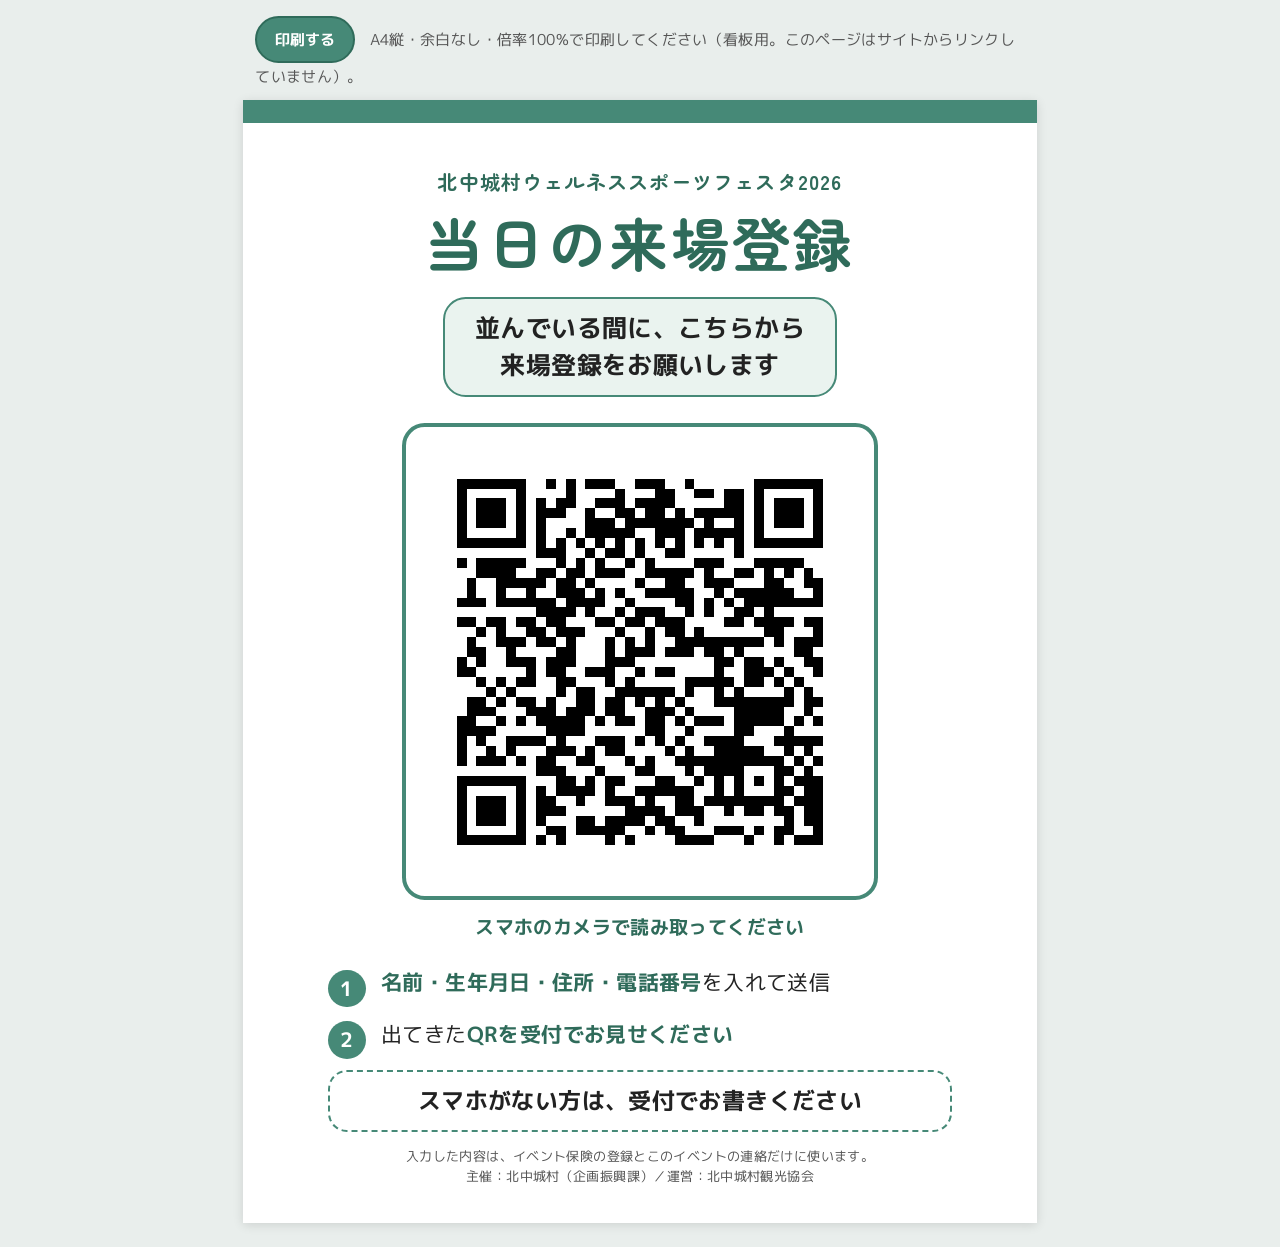
<file: onsite-poster.html>
<!DOCTYPE html>
<html lang="ja">
<head>
<meta charset="UTF-8">
<meta name="viewport" content="width=device-width, initial-scale=1">
<title>当日の来場登録 看板（A4）｜北中城村ウェルネススポーツフェスタ2026</title>
<meta name="robots" content="noindex">
<!-- 会場に貼る看板（A4縦1枚・印刷用・2026-11-11）。サイトのどこからもリンクしていません -->
<link href="https://fonts.googleapis.com/css2?family=Zen+Maru+Gothic:wght@500;700&family=M+PLUS+1p:wght@400;700&display=swap" rel="stylesheet">
<link rel="stylesheet" href="style.css?v=20261028a">
<style>
  @page { size: A4 portrait; margin: 0; }
  html, body { margin: 0; padding: 0; }
  body.poster-body { background: #E9EEEC; }
  .poster-tools { max-width: 210mm; margin: 16px auto 10px; padding: 0 12px; font-size: 15px; color: #555; }
  .poster-tools button { font: inherit; font-weight: 700; padding: 8px 18px; border-radius: 999px; border: 2px solid #2F6B5A; background: #468977; color: #fff; cursor: pointer; margin-right: 10px; }
  .sheet {
    width: 210mm; height: 297mm; margin: 0 auto 24px; background: #fff; box-sizing: border-box;
    padding: 14mm 16mm 12mm; display: flex; flex-direction: column; align-items: center; text-align: center;
    box-shadow: 0 2px 10px rgba(0,0,0,.12); overflow: hidden; position: relative;
    font-family: "M PLUS 1p", "Noto Sans JP", "Hiragino Sans", Meiryo, sans-serif; color: #222;
  }
  .sheet::before { content: ""; position: absolute; left: 0; right: 0; top: 0; height: 6mm; background: #468977; }
  .p-event { margin: 4mm 0 0; font-family: "Zen Maru Gothic", "M PLUS 1p", sans-serif; color: #2F6B5A; font-size: 15pt; font-weight: 700; letter-spacing: .06em; line-height: 1.4; }
  .p-title { margin: 3mm 0 0; font-family: "Zen Maru Gothic", "M PLUS 1p", sans-serif; font-size: 44pt; font-weight: 700; color: #2F6B5A; line-height: 1.2; letter-spacing: .04em; }
  .p-lead { margin: 5mm 0 0; padding: 3mm 8mm; background: #EAF3EF; border: 2px solid #468977; border-radius: 6mm; font-size: 19pt; font-weight: 700; line-height: 1.45; }
  .p-qr { margin: 7mm 0 0; width: 118mm; height: 118mm; padding: 3mm; border: 1.2mm solid #468977; border-radius: 6mm; background: #fff; box-sizing: content-box; line-height: 0; }
  .p-qr svg { width: 100%; height: 100%; display: block; }
  .p-scan { margin: 3mm 0 0; font-size: 14pt; font-weight: 700; color: #2F6B5A; }
  .p-steps { margin: 6mm 0 0; padding: 0; list-style: none; width: 100%; max-width: 165mm; text-align: left; }
  .p-steps li { display: flex; align-items: flex-start; gap: 4mm; font-size: 16pt; line-height: 1.5; margin: 0 0 3mm; }
  .p-steps .n { flex: 0 0 auto; width: 10mm; height: 10mm; border-radius: 50%; background: #468977; color: #fff; font-weight: 700; font-size: 15pt; line-height: 10mm; text-align: center; margin-top: .6mm; }
  .p-steps b { color: #2F6B5A; }
  .p-nophone { margin: auto 0 0; width: 100%; max-width: 165mm; padding: 3.5mm 6mm; border: 2px dashed #468977; border-radius: 5mm; font-size: 17pt; font-weight: 700; line-height: 1.4; box-sizing: border-box; }
  .p-foot { margin: 4mm 0 0; font-size: 10pt; color: #555; line-height: 1.5; }
  .p-err { color: #B3281E; font-size: 14pt; line-height: 1.5; padding: 30mm 8mm; }

  /* 印刷：紙1枚だけを出す（まわりの灰色・説明・ボタン・影は出さない） */
  @media print {
    body.poster-body { background: #fff; }
    .poster-tools, .demo-bar, .to-top { display: none !important; }
    .sheet { margin: 0; box-shadow: none; page-break-after: avoid; break-after: avoid; }
    .sheet, .sheet * { -webkit-print-color-adjust: exact; print-color-adjust: exact; }
  }
  /* 画面が狭いとき（スマホで確かめるとき）は縮めて見せる */
  @media screen and (max-width: 820px) {
    .sheet { zoom: .45; }
  }
</style>
</head>
<body class="poster-body">

<div class="poster-tools">
  <button type="button" onclick="window.print()">印刷する</button>
  A4縦・余白なし・倍率100%で印刷してください（看板用。このページはサイトからリンクしていません）。
</div>

<div class="sheet">
  <p class="p-event">北中城村ウェルネススポーツフェスタ2026</p>
  <h1 class="p-title">当日の来場登録</h1>
  <p class="p-lead">並んでいる間に、こちらから<br>来場登録をお願いします</p>
  <div class="p-qr" id="poster-qr"></div>
  <p class="p-scan">スマホのカメラで読み取ってください</p>
  <ol class="p-steps">
    <li><span class="n">1</span><span><b>名前・生年月日・住所・電話番号</b>を入れて送信</span></li>
    <li><span class="n">2</span><span>出てきた<b>QRを受付でお見せください</b></span></li>
  </ol>
  <p class="p-nophone">スマホがない方は、受付でお書きください</p>
  <p class="p-foot">入力した内容は、イベント保険の登録とこのイベントの連絡だけに使います。<br>主催：北中城村（企画振興課）／運営：北中城村観光協会</p>
</div>

<script src="qr.js?v=20261111a"></script>
<script>
(function () {
  "use strict";
  /* 当日の来場登録ページ（お客様が自分のスマホで入れる）。QRはこの端末の中で作ります */
  var URL_ONSITE = "https://yuidocoro-wq.github.io/kitanaka-festa-2026/reserve.html?mode=visit&onsite=1";
  var box = document.getElementById("poster-qr");
  var svg = "";
  try { svg = (window.FestaQR) ? window.FestaQR.svg(URL_ONSITE) : ""; } catch (e) { svg = ""; }
  if (svg) box.innerHTML = svg;
  else box.innerHTML = '<p class="p-err">QRコードを作れませんでした。qr.js が読み込めているか確かめてください。</p>';
})();
</script>
</body>
</html>
</file>
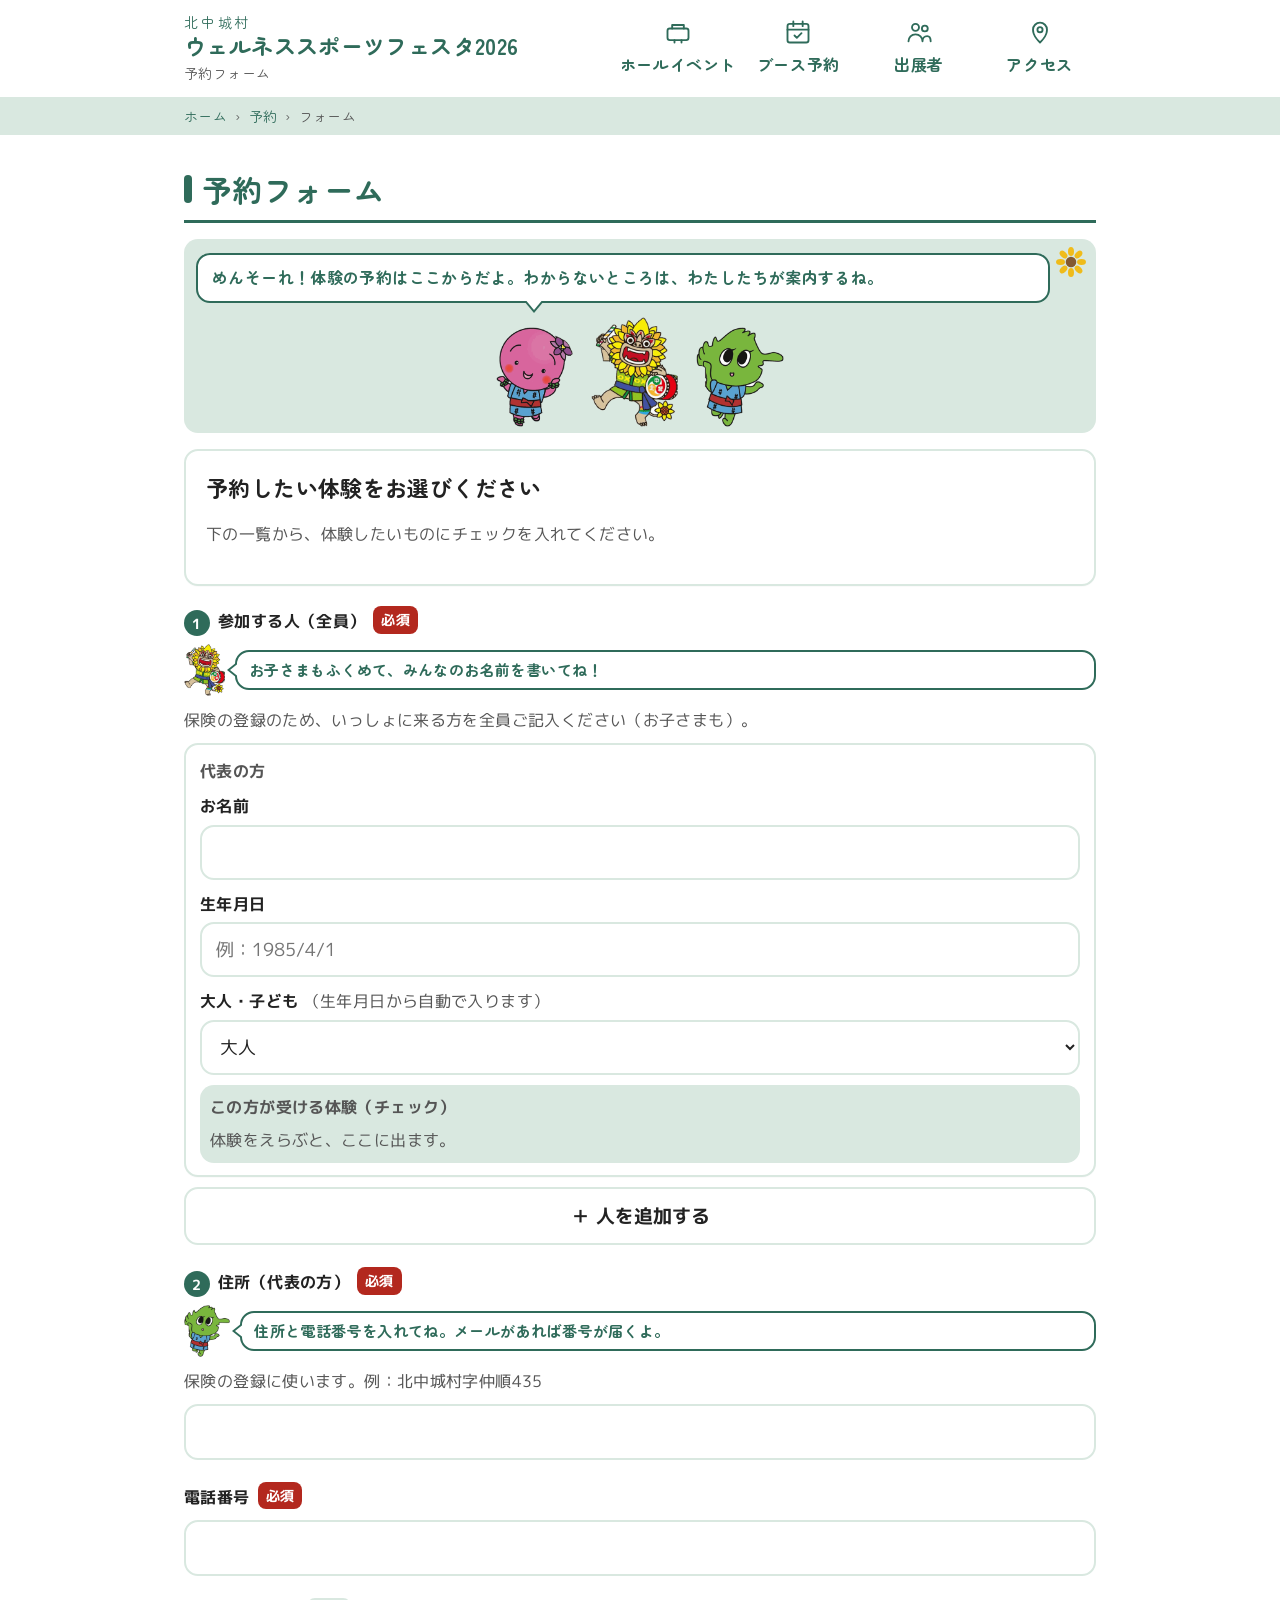
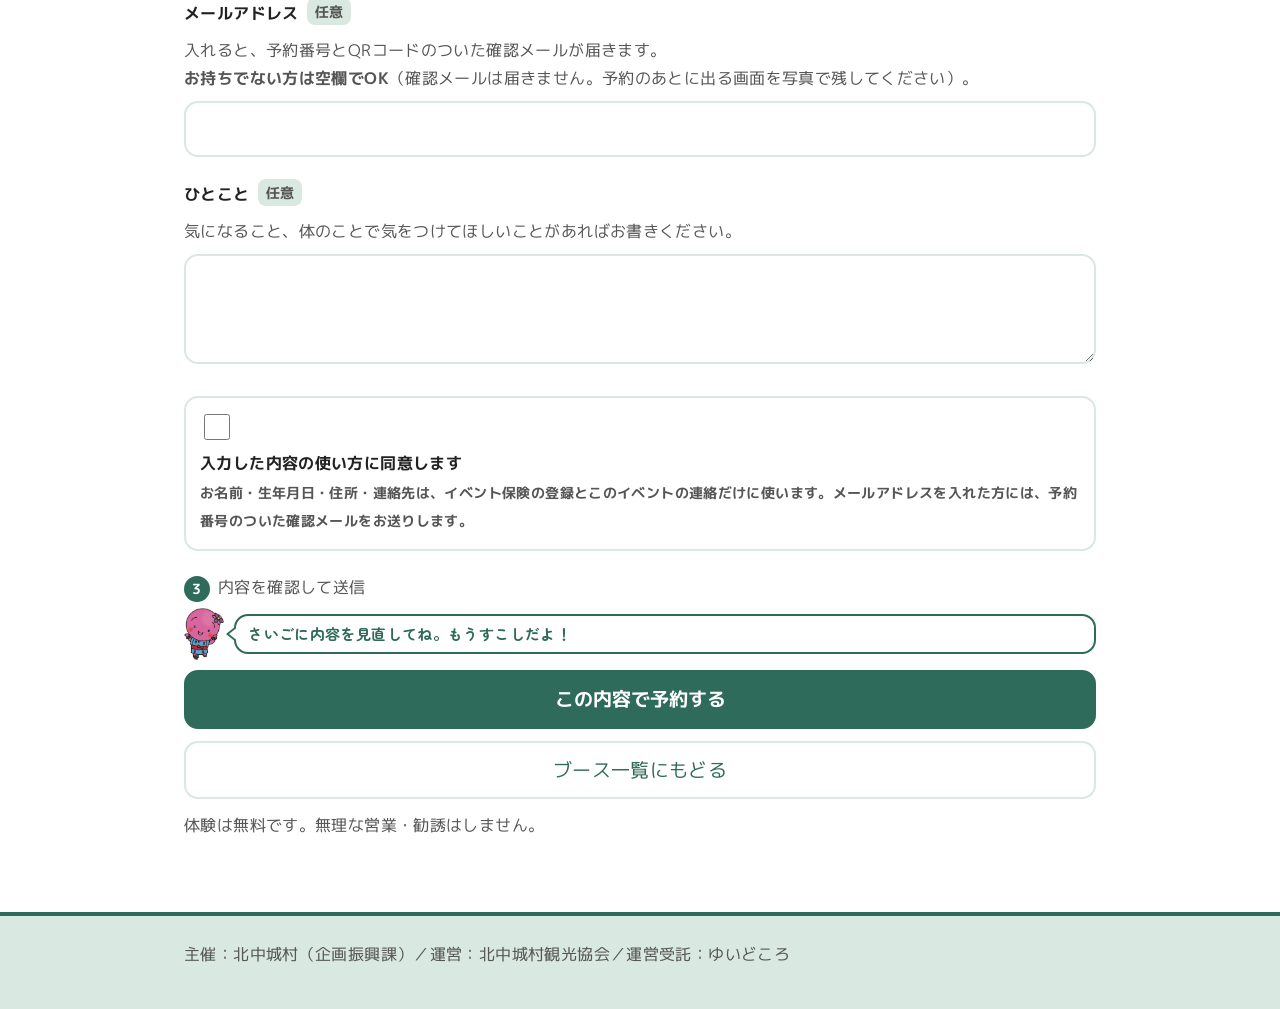
<file: reserve.html>
<!DOCTYPE html>
<html lang="ja">
<head>
<meta charset="UTF-8">
<meta name="viewport" content="width=device-width, initial-scale=1">
<title>体験の予約｜北中城村ウェルネススポーツフェスタ2026</title>
<link href="https://fonts.googleapis.com/css2?family=Zen+Maru+Gothic:wght@500;700&family=M+PLUS+1p:wght@400;700&display=swap" rel="stylesheet">
<link rel="stylesheet" href="style.css?v=20261114a">
</head>
<body>

<header class="site-head no-print">
  <div class="site-head-inner">
    <a class="wordmark" href="index.html"><span class="wm-small">北中城村</span><span class="wm-main">ウェルネススポーツフェスタ2026</span><span class="wm-sub">予約フォーム</span></a>
    <nav class="gnav" aria-label="メニュー">
      <a href="index.html#hall"><svg viewBox="0 0 24 24"><rect x="3" y="9" width="18" height="10" rx="2"/><path d="M7 9V6h10v3M9 19v2M15 19v2"/></svg>ホールイベント</a>
      <a href="index.html#booths"><svg viewBox="0 0 24 24"><rect x="3" y="5" width="18" height="16" rx="2"/><path d="M3 10h18M8 3v4M16 3v4M9 15l2 2 4-4"/></svg>ブース予約</a>
      <a href="index.html#exhibitors"><svg viewBox="0 0 24 24"><circle cx="9" cy="8" r="3"/><circle cx="17" cy="9" r="2.5"/><path d="M3 20c0-3.5 2.5-6 6-6s6 2.5 6 6M15 20c0-2.5 1.5-4.5 4-4.5s3 1.5 3 4.5"/></svg>出展者</a>
      <a href="index.html#access"><svg viewBox="0 0 24 24"><path d="M12 21s-6-5.5-6-11a6 6 0 0 1 12 0c0 5.5-6 11-6 11z"/><circle cx="12" cy="10" r="2.2"/></svg>アクセス</a>
    </nav>
  </div>
</header>

<div class="crumb no-print"><div class="wrap"><a href="index.html">ホーム</a><span>›</span><a href="index.html#booths">予約</a><span>›</span>フォーム</div></div>
<main>
  <div class="wrap">

    <!-- 予約フォーム -->
    <section id="form-area">
      <h2 id="form-title"><span class="bar"></span>予約フォーム</h2>

      <!-- 北中城村のゆるキャラが案内（2026-10-28・村の使用許可あり） -->
      <div class="chara-hello no-print">
        <svg class="chara-sun" viewBox="0 0 40 40" aria-hidden="true"><g fill="#F2B705"><ellipse cx="20" cy="6" rx="4" ry="6"/><ellipse cx="20" cy="34" rx="4" ry="6"/><ellipse cx="6" cy="20" rx="6" ry="4"/><ellipse cx="34" cy="20" rx="6" ry="4"/><ellipse cx="10" cy="10" rx="4" ry="6" transform="rotate(-45 10 10)"/><ellipse cx="30" cy="30" rx="4" ry="6" transform="rotate(-45 30 30)"/><ellipse cx="30" cy="10" rx="4" ry="6" transform="rotate(45 30 10)"/><ellipse cx="10" cy="30" rx="4" ry="6" transform="rotate(45 10 30)"/></g><circle cx="20" cy="20" r="7" fill="#7A4A1E"/></svg>
        <p class="chara-bubble" id="chara-hello-t">めんそーれ！体験の予約はここからだよ。わからないところは、わたしたちが案内するね。</p>
        <div class="chara-team">
          <figure><img src="img/chara/mai.png" alt="城まーい" width="247" height="320"></figure>
          <figure><img src="img/chara/pechin.png" alt="北のぺーちん" width="252" height="320"></figure>
          <figure><img src="img/chara/yukurin.png" alt="中ゆくりん" width="284" height="320"></figure>
        </div>
      </div>

      <div class="card" id="booth-head"></div>

      <div id="msg-area"></div>

      <form id="form" novalidate>

        <div class="field" id="field-people">
          <label><span class="stepno">1</span>参加する人（全員）<span class="req">必須</span></label>
          <div class="chara-tip no-print"><img src="img/chara/pechin.png" alt="北のぺーちん" width="252" height="320"><p>お子さまもふくめて、みんなのお名前を書いてね！</p></div>
          <p class="hint" id="people-hint">保険の登録のため、いっしょに来る方を全員ご記入ください（お子さまも）。</p>
          <div id="people-list"></div>
          <button type="button" class="btn btn-line" id="add-person">＋ 人を追加する</button>
        </div>

        <div class="field">
          <label for="f-address"><span class="stepno">2</span>住所（代表の方）<span class="req">必須</span></label>
          <div class="chara-tip no-print"><img src="img/chara/yukurin.png" alt="中ゆくりん" width="284" height="320"><p id="chara-tip-addr">住所と電話番号を入れてね。メールがあれば番号が届くよ。</p></div>
          <p class="hint">保険の登録に使います。例：北中城村字仲順435</p>
          <input type="text" id="f-address" name="address" autocomplete="street-address" required>
        </div>

        <div class="field">
          <label for="f-phone">電話番号<span class="req">必須</span></label>
          <input type="tel" id="f-phone" name="phone" autocomplete="tel" inputmode="tel" required>
        </div>

        <div class="field">
          <label for="f-email" id="email-label">メールアドレス<span class="opt">任意</span></label>
          <p class="hint" id="email-hint">入れると、予約番号とQRコードのついた確認メールが届きます。<br><b>お持ちでない方は空欄でOK</b>（確認メールは届きません。予約のあとに出る画面を写真で残してください）。</p>
          <input type="email" id="f-email" name="email" autocomplete="email" inputmode="email">
        </div>

        <div class="field" id="field-childage" hidden>
          <label for="f-childage">お子さまの月齢・年齢</label>
          <p class="hint">2歳以下のお子さまは、生年月日から開催日（12月13日）時点の月齢が自動で入ります。ちがうときは書き直してください。</p>
          <input type="text" id="f-childage" name="childAge" data-auto="1">
        </div>

        <div class="field" id="field-other">
          <label id="other-label">このブース以外にも予約したいものがあれば</label>
          <p class="hint">時間が重ならないものは、いっしょに予約できます。予約番号はまとめて1つになります。事前ケアブース予約はお一人1つまで、中央プログラムとの併用は可能です。当日の空き枠をご利用ください。</p>
          <div id="other-list"></div>
        </div>

        <div class="field">
          <label for="f-note">ひとこと<span class="opt">任意</span></label>
          <p class="hint">気になること、体のことで気をつけてほしいことがあればお書きください。</p>
          <textarea id="f-note" name="note"></textarea>
        </div>

        <div class="field">
          <label class="check">
            <input type="checkbox" id="f-agree">
            <span class="t">
              <b id="agree-title">入力した内容の使い方に同意します</b>
              <span id="agree-note">お名前・生年月日・住所・連絡先は、イベント保険の登録とこのイベントの連絡だけに使います。メールアドレスを入れた方には、予約番号のついた確認メールをお送りします。</span>
            </span>
          </label>
        </div>

        <!-- 9/16 観光協会の担当の方の感想を受けて「ほかにも予約する」は使わない（1回の申込＝1つの体験）。部品は残して非表示 -->
        <div class="field" id="field-more" hidden>
          <button type="button" class="btn btn-sub" id="other-open">＋ ほかにも予約する</button>
          <p class="hint">時間が重ならない体験は、いっしょに予約できます。事前ケアブース予約はお一人1つまで、中央プログラムとの併用は可能です。当日の空き枠をご利用ください。</p>
          <div id="other-panel" hidden></div>
        </div>

        <p class="small" style="margin:14px 0 6px;"><span class="stepno">3</span>内容を確認して送信</p>
        <div class="chara-tip no-print"><img src="img/chara/mai.png" alt="城まーい" width="247" height="320"><p>さいごに内容を見直してね。もうすこしだよ！</p></div>
        <button type="submit" class="btn btn-main" id="submit-btn">この内容で予約する</button>
        <a class="btn btn-quiet" href="index.html">ブース一覧にもどる</a>
        <p class="small">体験は無料です。無理な営業・勧誘はしません。</p>
      </form>
    </section>

    <!-- 完了画面（チケット） -->
    <section id="done-area" hidden>
      <div class="splash">
        <div class="chara-cheer no-print" aria-hidden="true"><img src="img/chara/mai.png" alt="" width="247" height="320"><img src="img/chara/pechin.png" alt="" width="252" height="320"><img src="img/chara/yukurin.png" alt="" width="284" height="320"></div>
        <svg viewBox="0 0 80 80" width="88" height="88" aria-hidden="true"><circle cx="40" cy="40" r="36" fill="#468977"/><path d="M22 41l12 12 24-26" fill="none" stroke="#fff" stroke-width="7" stroke-linecap="round" stroke-linejoin="round"/></svg>
        <p class="splash-t" id="t-splash-t">ご予約を承りました！</p>
        <p class="splash-s" id="t-splash-s">確認メールをお送りしました。当日お会いできるのを楽しみにしています。</p>
        <p class="chara-cheer-t no-print">12月13日、北中城でまってるね！</p>
      </div>

      <div class="ticket">
        <div class="ticket-head">
          <p class="ttl" id="t-no-label">予約番号</p>
          <span class="ticket-no" id="t-no"></span>
          <!-- 予約番号のQR（2026-10-16〜 画面にも出す。メールが遅れても、この画面のスクショで当日受付できるように） -->
          <div id="t-qr" hidden style="width:184px;max-width:70%;margin:14px auto 4px;background:#fff;padding:6px;border-radius:8px;line-height:0;"></div>
          <p class="small" id="t-qr-cap" hidden style="margin:4px 0 0;">当日、受付でこのQRコードをお見せください</p>
        </div>
        <hr class="ticket-cut">
        <div class="ticket-body">
          <div class="row"><span class="k">お名前</span><span id="t-name"></span></div>
          <div class="row"><span class="k">日にち</span><span id="t-date"></span></div>
          <div class="row"><span class="k">会場</span><span id="t-venue"></span></div>
          <div class="row" id="t-row-booths"><span class="k">体験</span><span id="t-booths"></span></div>
          <div class="row" id="t-row-meet"><span class="k">集合</span><span id="t-meet"></span></div>
        </div>
        <p class="small" id="t-qr-note" hidden style="margin:10px 14px 0;">受付でお見せいただくQRコードは、確認メールに入っています。</p>
      </div>

      <div class="msg msg-info" id="t-shot" style="font-weight:700;">この画面をスクリーンショットで保存しておいてください。<br><span style="font-weight:400;">確認メールは遅れて届くことがあります。当日は、この画面のQRコードか番号をお見せいただければ受付できます。</span></div>
      <div class="msg msg-ok" id="t-mail"></div>

      <div class="card">
        <h3>当日の流れ</h3>
        <ol class="steps">
          <li id="step-arrive">会場に着いたら、まず受付にお越しください。</li>
          <li id="step-show">受付で、この画面のQRコード（またはメールのQR・予約番号）をお見せください。</li>
          <li id="step-meet">時間になったら、ブースへお集まりください。</li>
        </ol>
      </div>

      <!-- まだ体験が入っていない方（2026-11-13 試作／11-14 名前の下に「おすすめ」の札の形に）。名前・生年月日はこの端末の中だけで使う（annai.js） -->
      <div class="card annai no-print" id="annai" hidden>
        <h3>まだ体験が入っていない方</h3>
        <p id="annai-lead" style="margin:0 0 4px;">ごいっしょに来られる方に、いまご予約できる体験です。</p>
        <p class="small" id="annai-note" style="margin:0 0 10px;">体験は、1回の申し込みで1つです。年齢のちがうごきょうだいは、つづけてもう1回お申し込みください。</p>
        <div id="annai-list"></div>
        <a class="btn btn-quiet" id="annai-all" href="index.html#booths">空いている体験の一覧へ</a>
        <p class="small" style="margin:0;">見ているだけの方は、このままで大丈夫です。当日、空いている体験にその場で入ることもできます。</p>
      </div>

      <div class="card no-print">
        <a class="btn btn-sub" id="t-map" href="#" target="_blank" rel="noopener">会場の地図を開く</a>
        <a class="btn btn-quiet" id="t-more" href="index.html#booths">ほかの体験も予約する</a>
        <p class="small" id="t-more-note">ほかの体験も予約したいときは、上のボタンからもう一度お申し込みください（お名前などは、このスマホに覚えています）。予約番号は体験ごとに1つずつ届きます。</p>
        <p class="small" id="t-cancel-note">キャンセルは、確認メールの「予約をキャンセルする」を押してください。「本当にキャンセルしますか？」→「キャンセルする」で完了します（お電話はいりません）。内容を変えたいときは、いちどキャンセルしてから予約し直してください。</p>
        <p class="small">わからないことは <span id="t-contact"></span> まで。</p>
      </div>
    </section>

  </div>
</main>

<div id="sending" class="sending" hidden><div class="sending-box"><div class="chara-hop" aria-hidden="true"><img src="img/chara/mai.png" alt="" width="247" height="320"><img src="img/chara/pechin.png" alt="" width="252" height="320"><img src="img/chara/yukurin.png" alt="" width="284" height="320"></div><div class="spin"></div><p>送信しています…<br><span class="small">10秒ほどかかることがあります</span></p></div></div>

<footer class="site-foot no-print">
  <div class="wrap">
    <p class="note" id="foot-organizer"></p>
  </div>
</footer>

<script src="config.js?v=20261016a"></script>
<script src="booths.js?v=20261126b"></script>
<script src="app.js?v=20261126b"></script>
<script src="qr.js?v=20261111a"></script>
<script src="annai.js?v=20261126b"></script>
<script>
(function () {
  "use strict";
  var F = window.Festa, E = F.DATA.event, esc = F.esc;

  F.showDemoBar("テスト表示中です（送信しても、本当の予約にはなりません）");

  /* 来場のみモード（reserve.html?mode=visit）：体験をえらばず、来る方の名簿だけをいただく */
  var visitMode = (F.qs("mode") === "visit");
  /* 当日の来場登録（reserve.html?mode=visit&onsite=1・2026-11-11）：会場の看板のQRから、お客様が自分のスマホで入れる。
     来場登録と同じ項目で、メールは任意・確認メールは送らない・完了画面のQRを受付で見せる・入力をこの端末に覚えない */
  var onsiteMode = visitMode && F.qs("onsite") === "1";

  var mainId = visitMode ? "" : F.qs("booth");
  var mainBooth = F.booth(mainId);
  if (mainBooth && !mainBooth.reserve) mainBooth = null;
  /* 時間（部）をえらぶタイプ（足もみ・運動あそび）：本体は枠のほうを予約する */
  var groupBooth = (mainBooth && mainBooth.slots) ? mainBooth : null;
  if (groupBooth) mainBooth = null;
  if (visitMode) { mainBooth = null; groupBooth = null; }

  /* ---------- 上の見出し（ブース名・時間・対象・注意） ---------- */
  var head = F.$("#booth-head");
  if (visitMode) {
    document.title = "来場登録｜北中城村ウェルネススポーツフェスタ2026";
    F.$(".wm-sub").textContent = "来場登録";
    F.$("#form-title").innerHTML = '<span class="bar"></span>来場登録';
    F.$("#chara-hello-t").textContent = "めんそーれ！来場登録はここからだよ。当日いっしょに来るみんなのお名前を教えてね。";
    head.innerHTML = "<h3>来場登録（体験の予約はしません）</h3>" +
      '<p class="muted">会場に入る方は、みなさん受付をお願いしています。イベントの保険に登録するため、当日いらっしゃる方のお名前を、前もってうかがっています。</p>' +
      '<p class="muted">空いているブースには、当日その場で入っていただけます（ご予約の方が先になります）。</p>';
    head.className = "card visit-head";
    F.$("#people-hint").textContent = "保険の登録のため、いっしょに来る方を全員ご記入ください（お子さまも）。";
    F.$("#email-hint").innerHTML = "入れると、受付番号とQRコードのついた確認メールが届きます。<br><b>お持ちでない方は空欄でOK</b>（確認メールは届きません。登録のあとに出る画面を写真で残してください）。";
    F.$("#agree-note").textContent = "お名前・生年月日・住所・連絡先は、イベント保険の登録とこのイベントの連絡だけに使います。メールアドレスを入れた方には、受付番号のついた確認メールをお送りします。";
    F.$("#field-other").hidden = true;
    F.$("#field-more").hidden = true;
    F.$("#field-childage").hidden = true;
    if (onsiteMode) {
      document.title = "当日の来場登録｜北中城村ウェルネススポーツフェスタ2026";
      F.$(".wm-sub").textContent = "当日の来場登録";
      F.$("#form-title").innerHTML = '<span class="bar"></span>当日の来場登録';
      F.$("#chara-hello-t").textContent = "めんそーれ！並んでいるあいだに、来場登録をしてね。いっしょに来たみんなのお名前を教えてね。";
      head.innerHTML = "<h3>当日の来場登録</h3>" +
        '<p class="muted">イベントの保険に登録するため、会場に入る方はみなさん受付をお願いしています。</p>' +
        '<p style="font-weight:700;">入力が終わったら、出てくるQRコードを受付でお見せください。</p>' +
        '<p class="muted">空いているブースには、その場で入っていただけます（ご予約の方が先になります）。</p>';
      F.$("#people-hint").textContent = "保険の登録のため、いっしょに来た方を全員ご記入ください（お子さまも）。";
      F.$("#chara-tip-addr").textContent = "住所と電話番号を入れてね。";
      F.$("#email-label").innerHTML = 'メールアドレス<span class="opt">任意</span>';
      F.$("#email-hint").textContent = "なくても登録できます。";
      F.$("#f-email").required = false;
      F.$("#agree-title").textContent = "入力した内容を、イベントの保険の登録に使うことに同意します";
      F.$("#agree-note").textContent = "お名前・生年月日・住所・連絡先は、イベント保険の登録とこのイベントの連絡だけに使います。";
    }
  } else if (groupBooth) {
    var gp = F.provisionalNote(groupBooth), gh = [];
    gh.push("<h3>" + esc(groupBooth.name) + (gp ? '<span class="tag-provisional">' + esc(gp) + "</span>" : "") + "</h3>");
    gh.push("<dl>");
    gh.push("<div><dt>時間</dt><dd>" + esc(F.timeText(groupBooth)) + "</dd></div>");
    gh.push("<div><dt>対象</dt><dd>" + esc(groupBooth.target) + "</dd></div>");
    gh.push("<div><dt>場所</dt><dd>" + esc(groupBooth.zone) + "</dd></div>");
    gh.push("</dl>");
    if (groupBooth.caution) gh.push('<p class="caution">ご注意：' + esc(groupBooth.caution) + "</p>");
    head.innerHTML = gh.join("");
    head.className = "booth";
    F.$("#other-label").textContent = "時間（部）を1つえらんでください";
    F.$("#field-other .hint").textContent = "1つだけえらべます（あとから別の時間に選び直せます）。ほかの体験も予約したいときは、この予約が終わったあとに「ほかの体験も予約する」からどうぞ。";
  } else if (mainBooth) {
    var prov = F.provisionalNote(mainBooth);
    var h = [];
    h.push("<h3>" + esc(mainBooth.name) + (prov ? '<span class="tag-provisional">' + esc(prov) + "</span>" : "") + "</h3>");
    h.push("<dl>");
    h.push("<div><dt>時間</dt><dd>" + esc(F.timeText(mainBooth)) + "</dd></div>");
    h.push("<div><dt>対象</dt><dd>" + esc(mainBooth.target) + "</dd></div>");
    h.push("<div><dt>場所</dt><dd>" + esc(mainBooth.zone) + "</dd></div>");
    h.push('<div id="main-remain" hidden><dt>残り</dt><dd></dd></div>');
    h.push("</dl>");
    if (mainBooth.caution) {
      h.push('<p class="caution">ご注意：' + esc(mainBooth.caution) + "</p>");
    }
    head.innerHTML = h.join("");
    head.className = "booth";
  } else {
    head.innerHTML = "<h3>予約したい体験をお選びください</h3>" +
      '<p class="muted">下の一覧から、体験したいものにチェックを入れてください。</p>';
    F.$("#other-label").textContent = "予約したい体験";
  }

  var raceMain = (mainBooth && F.isRace(mainBooth));

  /* ---------- 参加する人（全員）の行 ---------- */
  var peopleEl = F.$("#people-list");
  function personRow(i) {
    return '<div class="person card" data-person>' +
      '<p class="small" style="margin:0 0 6px;font-weight:700;">' + (i === 0 ? "代表の方" : "いっしょに来る方") + '</p>' +
      '<div class="field" style="margin-bottom:10px;"><label>お名前</label><input type="text" class="p-name" autocomplete="name"></div>' +
      '<div class="field" style="margin-bottom:10px;"><label>生年月日</label><input type="text" class="p-birth" inputmode="numeric" placeholder="例：1985/4/1"></div>' +
      '<div class="field" style="margin-bottom:10px;"><label>大人・子ども <span class="small" style="font-weight:400;">（生年月日から自動で入ります）</span></label><select class="p-kind"><option value="大人">大人</option><option value="子ども">子ども（中学生まで）</option></select></div>' +
      (visitMode ? "" : '<div class="p-booths"><p class="small" style="margin:0 0 4px;font-weight:700;">この方が受ける体験（チェック）</p><div class="p-booth-list"></div></div>') +
      (i > 0 ? '<button type="button" class="btn btn-quiet p-del" style="min-height:40px;margin:6px 0 0;">この行を消す</button>' : "") +
      "</div>";
  }
  function addPerson() { var i = F.$$("[data-person]").length; peopleEl.insertAdjacentHTML("beforeend", personRow(i)); renderPersonBooths(); }
  /* いま選ばれている体験（メイン＋ほかにも予約）を、人ごとのチェックにする */
  function chosenBoothObjs() {
    var out = [];
    if (typeof mainBooth !== "undefined" && mainBooth) out.push(mainBooth);
    F.$$("#other-list input:checked, #other-panel input:checked").forEach(function (i) { var b = F.booth(i.value); if (b && out.indexOf(b) < 0) out.push(b); });
    return out;
  }
  function boothLabel(b) { var g = b.group ? F.booth(b.group) : null; return (g ? g.name + "　" + b.short : b.name) + (b.time && !b.group ? "（" + b.time + "）" : ""); }
  function renderPersonBooths() {
    if (visitMode) return;   /* 来場のみのときは「受ける体験」のチェックを出さない */
    var list = chosenBoothObjs();
    F.$$("[data-person]").forEach(function (row, idx) {
      var box = row.querySelector(".p-booth-list");
      if (!box) return;
      var prev = {}; F.$$("input", box).forEach(function (i) { prev[i.value] = i.checked; });
      if (!list.length) { box.innerHTML = '<p class="small" style="margin:0;">体験をえらぶと、ここに出ます。</p>'; return; }
      /* 2026-11-11 集団の体験（運動あそび・クバトレなど）は、いっしょに来る方にも最初からチェックを入れる。
         ケアブース（1人1枠）とレース（1組で1枠）は、今までどおり代表の方だけ */
      var anyGroup = false;
      box.innerHTML = list.map(function (b) {
        var group = !F.isCareBooth(b.id) && !F.isRace(b);
        if (group) anyGroup = true;
        var on = (b.id in prev) ? prev[b.id] : (idx === 0 || group);
        /* 完了画面のおすすめ「この体験も予約する」から来たときは、案内した方にだけチェック（2026-11-13 試作） */
        if (!(b.id in prev) && sugg && sugg.booth === b.id) on = sugg.idx.indexOf(idx) >= 0;
        return '<label class="check" style="margin-bottom:6px;padding:8px 10px;"><input type="checkbox" class="p-b" value="' + esc(b.id) + '"' + (on ? " checked" : "") + '><span class="t"><b style="font-size:16px;">' + esc(boothLabel(b)) + "</b></span></label>";
      }).join("") + (anyGroup && idx > 0 ? '<p class="small" style="margin:2px 0 0;">見学だけの方は、チェックを外してください。</p>' : "");
    });
  }
  /* 完了画面の案内から来たときの「だれにチェックを入れるか」（この端末の sessionStorage・行の番号と体験の id だけ。名前は入れない） */
  var SUGG_KEY = "kitanaka_festa_suggest", sugg = null;
  if (!onsiteMode) {
    try {
      sugg = JSON.parse(sessionStorage.getItem(SUGG_KEY) || "null");
      sessionStorage.removeItem(SUGG_KEY);
      if (!sugg || typeof sugg.booth !== "string" || !Array.isArray(sugg.idx)) sugg = null;
    } catch (e) { sugg = null; }
  }
  addPerson();
  F.$("#add-person").addEventListener("click", addPerson);
  peopleEl.addEventListener("click", function (e) {
    var del = e.target.closest ? e.target.closest(".p-del") : null;
    if (del) del.closest("[data-person]").remove();
  });
  function readPeople() {
    return F.$$("[data-person]").map(function (row) {
      return {
        name: row.querySelector(".p-name").value.trim(),
        birth: row.querySelector(".p-birth").value.trim(),
        kind: row.querySelector(".p-kind").value,
        booths: F.$$(".p-b:checked", row).map(function (i) { return i.value; }),
        join: F.$$(".p-b:checked", row).length > 0
      };
    });
  }

  /* ---------- 前回の入力をこの端末だけに覚えておく（ほかの体験も予約しやすく） ---------- */
  var SAVE_KEY = "kitanaka_festa_form";
  var clearingSaved = false;   /* 「入力を消す」を押したあとは、閉じる前の自動保存で書き戻さない */
  function hasSavedContent(v) {
    if (!v) return false;
    if ((v.address || "").trim() || (v.phone || "").trim() || (v.email || "").trim()) return true;
    return (v.people || []).some(function (pp) { return (pp.name || "").trim() || (pp.birth || "").trim(); });
  }
  function saveForm(people) {
    if (onsiteMode || clearingSaved) return;   /* 当日モードは覚えない（借りたスマホで入れたとき、次の人に前の人の情報が出ないように） */
    var v = { people: people, address: F.$("#f-address").value, phone: F.$("#f-phone").value, email: F.$("#f-email").value };
    try {
      if (hasSavedContent(v)) localStorage.setItem(SAVE_KEY, JSON.stringify(v));
      else localStorage.removeItem(SAVE_KEY);
    } catch (e) { }
  }
  /* 2026-11-12 打ったそばから、この端末に覚える（送信前に「ブース一覧にもどる」を押しても消えない。ほかの体験の予約でも同じ名前が入る） */
  /* このページで手を入れたときだけ覚えなおす（何も触っていないページを閉じたときに、ほかのタブで入れた内容を空で上書きしない） */
  var touched = false;
  function saveDraft(e) {
    if (e && e.type !== "pagehide") touched = true;
    if (touched) saveForm(readPeople());
  }
  function loadForm() {
    if (onsiteMode) return;   /* 当日モードは前回の入力を出さない */
    var v = null; try { v = JSON.parse(localStorage.getItem(SAVE_KEY) || "null"); } catch (e) { v = null; }
    if (!v || !v.people || !v.people.length || !hasSavedContent(v)) { sugg = null; return; }
    peopleEl.innerHTML = "";
    v.people.forEach(function (pp, i) {
      peopleEl.insertAdjacentHTML("beforeend", personRow(i));
      var row = F.$$("[data-person]")[i];
      row.querySelector(".p-name").value = pp.name || "";
      row.querySelector(".p-birth").value = pp.birth || "";
      row.querySelector(".p-kind").value = pp.kind || "大人";
    });
    F.$("#f-address").value = v.address || "";
    F.$("#f-phone").value = v.phone || ""; F.$("#f-email").value = v.email || "";
    var m = document.createElement("div");
    m.className = "msg msg-info";
    m.innerHTML = "前に入力した内容を入れてあります（このスマホの中だけに覚えています）。ちがう方の予約なら <button type=\"button\" class=\"btn btn-quiet\" id=\"clear-saved\" style=\"display:inline-flex;width:auto;min-height:36px;padding:4px 12px;margin:0;font-size:15px;\">入力を消す</button>";
    F.$("#field-people").insertBefore(m, F.$("#people-list"));
    F.$("#clear-saved").addEventListener("click", function () {
      clearingSaved = true;
      try { localStorage.removeItem(SAVE_KEY); } catch (e) { }
      try { if (window.FestaAnnai) sessionStorage.removeItem(window.FestaAnnai.BOOKED_KEY); } catch (e) { }
      location.reload();
    });
  }
  loadForm();
  if (!onsiteMode) {
    F.$("#form").addEventListener("input", saveDraft);
    F.$("#form").addEventListener("change", saveDraft);
    /* 行を消したときも覚えなおす（消すボタンの処理のあとに動くよう、少し待つ） */
    peopleEl.addEventListener("click", function (e) { if (e.target.closest && e.target.closest(".p-del")) window.setTimeout(function () { saveDraft({ type: "delete" }); }, 0); });
    window.addEventListener("pagehide", saveDraft);
  }

  /* ---------- レース系だけ月齢・年齢をきく ---------- */
  var childAgeField = F.$("#field-childage");
  function updateChildAge() {
    var show = (mainBooth && F.isRace(mainBooth)) ||
      F.$$("#other-list input:checked, #other-panel input:checked").some(function (i) { return F.isRace(F.booth(i.value)); });
    childAgeField.hidden = !show;
  }

  /* ---------- 生年月日 → 開催日時点の月齢（2歳以下のお子さんだけ・自動。2026-11-26 1歳児・2歳児レースのため 1歳以下→2歳以下に） ----------
     基準日は開催日 E.date（2026-12-13・日本の暦日）。端末の時計や時差は使わず、年・月・日の整数だけで数える */
  var EV = (function () { var m = String(E.date || "2026-12-13").match(/^(\d{4})-(\d{1,2})-(\d{1,2})$/); return m ? { y: +m[1], m: +m[2], d: +m[3] } : { y: 2026, m: 12, d: 13 }; })();
  function parseBirth(str) {
    var t = String(str || "").replace(/[０-９]/g, function (c) { return String.fromCharCode(c.charCodeAt(0) - 0xFEE0); }).replace(/\s+/g, "");
    var m = t.match(/^(\d{4})[\/\-.年](\d{1,2})[\/\-.月](\d{1,2})日?$/) || t.match(/^(\d{4})(\d{2})(\d{2})$/);
    if (!m) return null;
    var y = +m[1], mo = +m[2], d = +m[3];
    if (mo < 1 || mo > 12 || d < 1 || d > 31) return null;
    return { y: y, m: mo, d: d };
  }
  function monthsAtEvent(b) {
    var n = (EV.y - b.y) * 12 + (EV.m - b.m);
    if (EV.d < b.d) n -= 1;
    return n;
  }
  function ageText(n) { return n < 12 ? n + "か月" : Math.floor(n / 12) + "歳" + (n % 12 ? (n % 12) + "か月" : ""); }
  function refreshAges() {
    var parts = [];
    F.$$("[data-person]").forEach(function (row) {
      var kind = row.querySelector(".p-kind").value, birthEl = row.querySelector(".p-birth");
      var hint = row.querySelector(".age-hint");
      var b = parseBirth(birthEl.value), n = b ? monthsAtEvent(b) : null;
      var show = (kind === "子ども" && n !== null && n >= 0 && n < 36);
      if (show) {
        if (!hint) { hint = document.createElement("p"); hint.className = "small age-hint"; birthEl.parentNode.appendChild(hint); }
        hint.textContent = "開催日（12月13日）には " + ageText(n);
        var nm = row.querySelector(".p-name").value.trim();
        parts.push((nm ? nm + " " : "") + ageText(n));
      } else if (hint) { hint.remove(); }
    });
    var f = F.$("#f-childage");
    if (f.getAttribute("data-auto") === "1") f.value = parts.join("／");
  }
  /* 2026-11-11 生年月日が読めたら「大人・子ども」を自動で切り替える（中学生まで＝子ども）。
     開催日の学年で数える：2026年度なら 2011/4/2 以降に生まれた方が中学生まで。あとから手で直すこともできます */
  function autoKind(row) {
    var b = parseBirth(row.querySelector(".p-birth").value);
    if (!b) return;
    var sy = EV.m >= 4 ? EV.y : EV.y - 1, fromY = sy - 15;
    var child = b.y > fromY || (b.y === fromY && (b.m > 4 || (b.m === 4 && b.d >= 2)));
    row.querySelector(".p-kind").value = child ? "子ども" : "大人";
  }
  peopleEl.addEventListener("input", function (e) {
    if (e.target.matches(".p-birth")) autoKind(e.target.closest("[data-person]"));
    if (e.target.matches(".p-birth, .p-name")) refreshAges();
  });
  peopleEl.addEventListener("change", function (e) { if (e.target.matches(".p-kind, .p-birth")) refreshAges(); });
  F.$("#f-childage").addEventListener("input", function () { this.setAttribute("data-auto", this.value.trim() ? "0" : "1"); if (!this.value.trim()) refreshAges(); });
  refreshAges();

  /* ---------- ほかのブースのチェックボックス ---------- */
  /* ---------- ほかにも予約（2段：体験のボタン → その時間） ---------- */
  var inputType = groupBooth ? 'radio" name="slot' : 'checkbox';
  var others = groupBooth ? groupBooth.slots.map(F.booth).filter(Boolean) : [];
  if (!groupBooth) F.$("#field-other").hidden = true;

  function mins(t) { var m = /^(\d{1,2}):(\d{2})$/.exec(t || ""); return m ? (+m[1]) * 60 + (+m[2]) : null; }
  function overlaps(a, b) {
    if (!a || !b || a.id === b.id) return false;
    var s1 = mins(a.start), e1 = mins(a.end), s2 = mins(b.start), e2 = mins(b.end);
    if (s1 === null || e1 === null || s2 === null || e2 === null) return false;
    return s1 < e2 && s2 < e1;
  }
  function timeRow(b, type) {
    var prov = F.provisionalNote(b);
    return '<label class="check">' +
      '<input type="' + type + '" value="' + esc(b.id) + '">' +
      '<span class="t"><b>' + esc(b.group ? b.short + "　" + b.time : b.time) + "</b>" +
      "<span>" + esc(b.target) + (prov ? "／" + esc(prov) : "") + '<span class="ng" hidden>　※時間が重なるため選べません</span></span></span>' +
      "</label>";
  }
  /* 体験ごとのボタン（親ブースの単位）。今のページの体験は除く */
  var skipId = groupBooth ? groupBooth.id : (mainBooth ? mainBooth.id : "");
  var exps = F.DATA.booths.filter(function (b) { return b.reserve && !b.group && b.id !== skipId; });
  F.$("#other-panel").innerHTML = exps.map(function (b) {
    var times = b.slots ? b.slots.map(F.booth).filter(Boolean) : [b];
    return '<div class="exp" data-exp="' + esc(b.id) + '">' +
      '<button type="button" class="btn btn-line exp-btn" data-exp-btn="' + esc(b.id) + '">' + esc(b.name) + ' <span class="sel small"></span></button>' +
      '<div class="exp-times" hidden>' + times.map(function (t) { return timeRow(t, "checkbox"); }).join("") + "</div>" +
      "</div>";
  }).join("");
  if (!exps.length) F.$("#field-more").hidden = true;

  F.$("#other-open").addEventListener("click", function () {
    var pnl = F.$("#other-panel");
    pnl.hidden = !pnl.hidden;
    this.textContent = pnl.hidden ? "＋ ほかにも予約する" : "－ ほかの予約をとじる";
  });
  F.$("#other-panel").addEventListener("click", function (e) {
    var bt = e.target.closest ? e.target.closest("[data-exp-btn]") : null;
    if (!bt) return;
    var box = bt.parentNode.querySelector(".exp-times");
    box.hidden = !box.hidden;
  });
  function allInputs() { return F.$$("#other-list input, #other-panel input"); }
  function refreshOthers() {
    var inputs = allInputs();
    var chosen = [];
    if (mainBooth) chosen.push(mainBooth);
    inputs.forEach(function (i) { if (i.checked) { var b = F.booth(i.value); if (b) chosen.push(b); } });
    inputs.forEach(function (i) {
      var b = F.booth(i.value); if (!b) return;
      var bad = false;
      chosen.forEach(function (c) { if (c.id !== b.id && overlaps(c, b)) bad = true; });
      /* 同じ体験のほかの時間は、チェックボックス（ほかにも予約）のときだけ塞ぐ。
         ラジオ（時間（部）を1つえらぶ）は1つしか選べないので塞がない＝あとから選び直せる（9/16 観光協会の担当の方の指摘） */
      if (!i.checked && b.group && i.type !== "radio") chosen.forEach(function (c) { if (c.group === b.group && c.id !== b.id) bad = true; });
      var wrap = i.closest("label"), ng = wrap.querySelector(".ng");
      if (bad && !i.checked) { i.disabled = true; wrap.style.opacity = ".55"; if (ng) ng.hidden = false; }
      else { i.disabled = false; wrap.style.opacity = ""; if (ng) ng.hidden = true; }
    });
    /* 体験ボタンに「選択中」を出す */
    F.$$("#other-panel .exp").forEach(function (ex) {
      var picked = F.$$("input:checked", ex).map(function (i) { var b = F.booth(i.value); return b ? (b.group ? b.short : "予約する") : ""; });
      var sel = ex.querySelector(".sel");
      sel.textContent = picked.length ? "（選択中：" + picked.join("・") + "）" : "";
      ex.querySelector(".exp-btn").classList.toggle("btn-main", picked.length > 0);
    });
  }
  F.$("#other-list").innerHTML = others.map(function (b) { return timeRow(b, inputType); }).join("");
  /* reserve.html?booth=kids&slot=kids_am … 完了画面の案内から来たときは、その時間（部）を最初から選んでおく（slot は決まった id だけ受け付ける） */
  var wantSlot = groupBooth ? F.qs("slot") : "";
  if (wantSlot && groupBooth.slots.indexOf(wantSlot) >= 0) {
    F.$$("#other-list input").forEach(function (i) { if (i.value === wantSlot) i.checked = true; });
  }
  F.$("#other-list").addEventListener("change", refreshOthers);
  F.$("#other-panel").addEventListener("change", refreshOthers);
  F.$("#other-list").addEventListener("change", renderPersonBooths);
  F.$("#other-panel").addEventListener("change", renderPersonBooths);
  refreshOthers();
  renderPersonBooths();
  /* 満席の枠は選べなくする。空きのある枠には残りの数を出す（受付係に残りを聞く） */
  if (!F.isDemo()) {
    F.fetchStatus().then(function (map) {
      allInputs().forEach(function (i) {
        var st = map[i.value];
        if (!st || typeof st.remaining !== "number") return;
        var wrap = i.closest("label");
        var b = wrap.querySelector("b");
        if (st.remaining <= 0) {
          i.checked = false; i.disabled = true;
          wrap.style.opacity = ".55";
          if (b && b.textContent.indexOf("満席") < 0) b.textContent += "　満席";
        } else if (b && b.textContent.indexOf("残り") < 0) {
          var ib = F.booth(i.value);
          b.textContent += "　残り" + st.remaining + ((ib && ib.unit) || "名");
        }
      });
      if (mainBooth && map[mainBooth.id] && typeof map[mainBooth.id].remaining === "number") {
        var mainRemain = F.$("#main-remain");
        if (mainRemain && map[mainBooth.id].remaining > 0) {
          mainRemain.querySelector("dd").textContent = map[mainBooth.id].remaining + (mainBooth.unit || "名");
          mainRemain.hidden = false;
        }
      }
      if (mainBooth && map[mainBooth.id] && map[mainBooth.id].remaining <= 0) {
        showMsg("info", "「" + mainBooth.name + "」は満席です。当日の空き枠をお試しいただくか、ほかの体験をお選びください。");
      }
    }).catch(function () { });
  }
  /* more=1（ほかにも予約するを自動で開く）は 9/16 に廃止 */
  F.$("#other-list").addEventListener("change", updateChildAge);
  F.$("#other-panel").addEventListener("change", updateChildAge);
  updateChildAge();

  /* ---------- 送信 ---------- */
  var msgArea = F.$("#msg-area");
  var btn = F.$("#submit-btn");
  var SUBMIT_LABEL = onsiteMode ? "この内容で登録してQRを出す" : (visitMode ? "この内容で来場登録する" : "この内容で予約する");
  btn.textContent = SUBMIT_LABEL;

  /* 受付開始前（config.js の openAt）は送れないようにして、開始日を案内する */
  var waiting = F.notOpenYet();
  if (waiting) {
    var wTxt = (visitMode ? "来場登録" : "予約") + "の受付は " + F.openLabel() + " からはじまります。";
    btn.disabled = true;
    btn.textContent = (visitMode ? "来場登録" : "予約") + "は" + F.openLabel() + "から";
    var wn = document.createElement("div");
    wn.className = "msg msg-info";
    wn.textContent = wTxt;
    head.parentNode.insertBefore(wn, head);
  }

  function showMsg(kind, text) {
    msgArea.innerHTML = '<div class="msg msg-' + kind + '">' + esc(text) + "</div>";
    msgArea.scrollIntoView({ behavior: "smooth", block: "center" });
  }

  function chosenBooths() {
    var ids = [];
    if (mainBooth) ids.push(mainBooth.id);
    F.$$("#other-list input:checked, #other-panel input:checked").forEach(function (i) {
      if (ids.indexOf(i.value) < 0) ids.push(i.value);
    });
    return ids;
  }

  function num(el) {
    var n = parseInt(el.value, 10);
    return isNaN(n) || n < 0 ? 0 : n;
  }

  F.$("#form").addEventListener("submit", function (e) {
    e.preventDefault();
    if (waiting) return;

    var people = readPeople();
    var name = people.length ? people[0].name : "";
    var kana = "";
    var phone = F.$("#f-phone").value.trim();
    var address = F.$("#f-address").value.trim();
    var email = F.$("#f-email").value.trim();
    var ids = chosenBooths();

    for (var pi = 0; pi < people.length; pi++) {
      if (!people[pi].name) { showMsg("err", (pi + 1) + "人目のお名前をご記入ください。"); return; }
      if (!people[pi].birth) { showMsg("err", people[pi].name + " さんの生年月日をご記入ください。保険の登録に使います。"); return; }
      if (!parseBirth(people[pi].birth)) { showMsg("err", "生年月日は 1985/04/01 のように年・月・日まで正しく入れてください（数字8けたでも入ります）"); return; }
    }
    if (!people.length) { showMsg("err", "参加する人をご記入ください。"); return; }
    var adultsN = 0, childrenN = 0, joinN = 0;
    people.forEach(function (pp) { if (pp.kind === "子ども") childrenN++; else adultsN++; if (pp.join) joinN++; });
    var chosenList = chosenBoothObjs(), countsBy = {};
    for (var ci = 0; ci < chosenList.length; ci++) {
      var cb = chosenList[ci], n = 0;
      people.forEach(function (pp) { if (pp.booths.indexOf(cb.id) >= 0) n++; });
      if (n < 1) { showMsg("err", "「" + boothLabel(cb) + "」を受ける人に、チェックをつけてください。"); return; }
      countsBy[cb.id] = n;
    }
    /* 1歳児・2歳児レースは、開催日（12/13）の年齢で分ける（2026-11-26 ハピスマさんと合意）。
       チェックが入った「子ども」の年齢が合わないときだけ止める（代表の大人だけにチェックが入っているときは見ない）。
       歩き始めたばかりの子は年齢に関係なく よちよちレース */
    var AGE_RACE = { issai: { min: 12, max: 23, age: "1歳" }, nisai: { min: 24, max: 35, age: "2歳" } };
    for (var ap = 0; ap < people.length; ap++) {
      if (people[ap].kind !== "子ども") continue;
      var apb = parseBirth(people[ap].birth), apn = apb ? monthsAtEvent(apb) : null;
      if (apn === null || apn < 0) continue;
      for (var rid in AGE_RACE) {
        if (!Object.prototype.hasOwnProperty.call(AGE_RACE, rid) || people[ap].booths.indexOf(rid) < 0) continue;
        var ar = AGE_RACE[rid];
        if (apn < ar.min || apn > ar.max) {
          showMsg("err", people[ap].name + " さんは、開催日（12月13日）に " + ageText(apn) + "です。「" + F.booth(rid).name + "」は12月13日に" + ar.age +
            "のお子さんのレースです。年齢に合うレースをお選びください（歩き始めたばかりのお子さんは、年齢に関係なく「よちよちレース」へ）。");
          return;
        }
      }
    }
    /* ケアブースは事前予約お一人1つまで（2026-11-02）。別の申込で2つ目になる場合は受付係が止めます */
    for (var cp = 0; cp < people.length; cp++) {
      if ((people[cp].booths || []).filter(F.isCareBooth).length >= 2) {
        showMsg("err", people[cp].name + " さんは、ケアブースを1つだけお選びください。事前ケアブース予約はお一人1つまで、中央プログラムとの併用は可能です。当日の空き枠をご利用ください。");
        return;
      }
    }
    if (!address) { showMsg("err", "住所をご記入ください。保険の登録に使います。"); F.$("#f-address").focus(); return; }
    if (!phone) { showMsg("err", "電話番号をご記入ください。当日のご連絡に使います。"); F.$("#f-phone").focus(); return; }
    /* メールは任意（2026-11-21〜 事前予約・来場登録も。当日モードは前から任意）。入っているときだけ形を確かめる */
    if (email && !/^[^\s@,;]+@[^\s@,;]+\.[A-Za-z]{2,}$/.test(email)) { showMsg("err", "メールアドレスの形をご確認ください（お持ちでない方は、空欄のままで大丈夫です）。"); F.$("#f-email").focus(); return; }
    if (!visitMode && !ids.length) { showMsg("err", groupBooth ? "時間（部）を1つえらんでください。" : "予約したい体験を1つ以上お選びください。"); return; }
    if (!F.$("#f-agree").checked) { showMsg("err", onsiteMode ? "「入力した内容を、イベントの保険の登録に使うことに同意します」にチェックをお願いします。" : "「入力した内容の使い方に同意します」にチェックをお願いします。"); return; }

    var payload = {
      action: "reserve",
      key: F.CFG.siteKey,
      name: name,
      kana: kana,
      birth: people.length ? people[0].birth : "",
      address: address,
      phone: phone,
      email: email,
      adults: adultsN,
      children: childrenN,
      people: people,
      childAge: childAgeField.hidden ? "" : F.$("#f-childage").value.trim(),
      booths: visitMode ? [] : ids,
      count: raceMain ? 1 : Math.max(1, joinN),
      counts: countsBy,
      note: F.$("#f-note").value.trim()
    };
    if (visitMode) payload.visitOnly = true;   /* 体験なし＝来場のみの印 */
    if (onsiteMode) payload.onsite = true;     /* 当日の来場登録の印（受付係は確認メールを送らない） */

    btn.disabled = true;
    btn.textContent = "送っています…";
    msgArea.innerHTML = "";
    F.$("#sending").hidden = false;

    /* テスト表示（gasUrlが空）のときは送信せず、ダミー番号で完了画面を出す */
    window.__lastPeople = people;
    saveForm(people);
    if (F.isDemo()) {
      window.setTimeout(function () {
        done(F.demoNo(), name, ids.map(function (id) {
          var b = F.booth(id);
          return { id: id, name: b ? b.name : id, time: b ? b.time : "" };
        }), true, email ? "sent" : "none");
      }, 400);
      return;
    }

    F.postGas(payload).then(function (j) {
      if (j && j.ok === true) {
        done(j.no, j.name || name, j.booths || ids.map(function (id) {
          var b = F.booth(id);
          return { id: id, name: b ? b.name : id, time: b ? b.time : "" };
        }), false, (!email || j.mail === "none") ? "none" : (j.mail || (j.mailed === false ? "queued" : "sent")));
      } else {
        F.$("#sending").hidden = true;
        btn.disabled = false;
        btn.textContent = SUBMIT_LABEL;
        showMsg("err", (j && j.error === "invalid" && j.message) ? j.message : F.friendlyError(j && j.error, j && (j.full || j.who)));
      }
    }).catch(function () {
      F.$("#sending").hidden = true;
      btn.disabled = false;
      btn.textContent = SUBMIT_LABEL;
      showMsg("err", F.friendlyError("network"));
    });
  });

  /* ---------- 完了（チケット） ---------- */
  function done(no, name, booths, demo, mailState) {
    var people = window.__lastPeople || [];
    /* 確認メールの案内（2026-10-16）: 受付係が「送信待ちに積んだ」ときは、遅れて届くと伝える */
    var queued = (mailState === "queued");
    /* メールなしの申込（2026-11-21）：確認メールは届かないので、番号とQRを大きく・写真で残す案内を強く・キャンセルは電話 */
    var noMail = (mailState === "none");
    var mailMsg = demo
      ? "これはテスト表示です。本番ではここに「確認メールをお送りしました」と出ます。"
      : (queued
        ? "ご予約は確定しています。確認メールは混み合っているため、少し遅れて（翌日ごろまでに）お送りします。"
        : "確認メールをお送りしました。届かないときは、迷惑メールフォルダもご覧ください。");
    F.$("#sending").hidden = true;
    F.$("#form-area").hidden = true;
    F.$("#done-area").hidden = false;
    document.documentElement.scrollTop = 0; document.body.scrollTop = 0;
    try {

    F.$("#t-no").textContent = no;
    /* 予約番号のQRを画面にも出す（この端末の中で作る・外には送らない） */
    var qrSvg = "";
    try { qrSvg = (window.FestaQR && no) ? window.FestaQR.svg(no) : ""; } catch (eq) { qrSvg = ""; }
    if (qrSvg) {
      F.$("#t-qr").innerHTML = qrSvg;
      F.$("#t-qr").hidden = false;
      F.$("#t-qr-cap").hidden = false;
      F.$("#t-qr-note").hidden = true;
    }
    if (queued) F.$("#t-splash-s").textContent = "ご予約は確定しています。確認メールは少し遅れて届きます。";
    F.$("#t-name").textContent = name + " 様" + (people.length > 1 ? "（ほか" + (people.length - 1) + "名）" : "");

    /* ---- 当日の来場登録の完了画面（2026-11-11）：QRを大きく・「受付で見せて」を大きく・メールの話はしない ---- */
    if (onsiteMode) {
      F.$("#t-splash-t").textContent = "この画面を受付で見せてください";
      F.$("#t-splash-t").style.fontSize = "30px";
      F.$("#t-splash-s").textContent = "受付で下のQRコードを読み取ります。読み取りが終わるまで、この画面を閉じないでください。";
      F.$("#t-splash-s").style.fontSize = "18px";
      F.$("#t-splash-s").style.color = "#222";
      F.$("#t-no-label").textContent = "受付番号";
      F.$("#t-qr").style.width = "300px";
      F.$("#t-qr").style.maxWidth = "86%";
      F.$("#t-qr-cap").textContent = "受付で、このQRコードをお見せください";
      F.$("#t-qr-cap").style.fontSize = "18px";
      F.$("#t-qr-cap").style.fontWeight = "700";
      F.$("#t-qr-cap").style.color = "#222";
      F.$("#t-row-booths").hidden = true;
      F.$("#t-row-meet").hidden = true;
      F.$("#t-date").textContent = E.dateLabel + "　" + E.time;
      F.$("#t-venue").textContent = E.venue;
      F.$("#t-qr-note").hidden = true;
      F.$("#t-shot").innerHTML = "QRが読み取れないときは、受付番号「" + esc(no) + "」をお伝えください。";
      F.$("#t-mail").hidden = true;
      F.$("#step-arrive").textContent = "受付で、この画面のQRコードをお見せください。";
      F.$("#step-show").textContent = "受付が終わったら、会場へお入りください。";
      F.$("#step-meet").innerHTML = "<span class='step-body'>空いているブースには、その場で入っていただけます。<br><span class='small'>ご予約の方が先になります。どのブースが空いているかは、会場のスタッフにお尋ねください。</span></span>";
      F.$("#t-more").hidden = true;
      F.$("#t-more-note").hidden = true;
      F.$("#t-cancel-note").hidden = true;
      var cheer = F.$(".chara-cheer-t"); if (cheer) cheer.textContent = "受付でまってるね！";
      /* QRがスクロールしないで見えるように、上のキャラと✓マークは出さない */
      var cheerImgs = F.$(".chara-cheer"); if (cheerImgs) cheerImgs.hidden = true;
      var chk = F.$("#done-area .splash > svg"); if (chk) chk.style.display = "none";
      if (cheer) cheer.hidden = true;
      F.$("#t-map").href = F.mapUrl();
      F.$("#t-contact").textContent = E.contact;
      /* 予約番号もこの端末に覚えない（借りたスマホのとき、次の人に出さないため） */
      /* スマホでは上のメニューが大きいので、「この画面を受付で見せてください」が画面の一番上に来るところまで送る。
         （少し送るとメニューが小さくなって位置がずれるので、2回に分けて合わせる） */
      window.scrollTo(0, 200);
      window.setTimeout(function () {
        var sp = F.$("#done-area .splash"), hd = F.$(".site-head");
        var y = sp.getBoundingClientRect().top + (window.pageYOffset || 0) - (hd ? hd.getBoundingClientRect().height : 0) - 8;
        window.scrollTo(0, Math.max(0, y));
      }, 120);
      return;
    }

    /* ---- 来場のみの完了画面（体験の一覧と集合のきまりは出さない） ---- */
    if (visitMode) {
      F.$("#t-splash-t").textContent = "来場登録を承りました！";
      F.$("#t-splash-s").textContent = queued ? "登録は確定しています。確認メールは少し遅れて届きます。" : "確認メールをお送りしました。当日お会いできるのを楽しみにしています。";
      F.$("#t-no-label").textContent = "受付番号";
      F.$("#t-row-booths").hidden = true;
      F.$("#t-row-meet").hidden = true;
      F.$("#t-date").textContent = E.dateLabel + "　" + E.time;
      F.$("#t-venue").textContent = E.venue;
      F.$("#step-arrive").textContent = "会場に着いたら、まず入口の受付にお越しください。";
      F.$("#step-show").textContent = "受付で、この画面のQRコード（またはメールのQRコード・受付番号）をお見せください。";
      F.$("#t-qr-note").hidden = !!qrSvg;
      F.$("#step-meet").innerHTML = "<span class='step-body'>空いているブースには、その場で入っていただけます。<br><span class='small'>ご予約の方が先になります。どのブースが空いているかは、会場のスタッフにお尋ねください。</span></span>";
      F.$("#t-more").textContent = "体験も予約する（ブース一覧を見る）";
      F.$("#t-more-note").textContent = "気になる体験が出てきたら、上のボタンから予約できます。そのときは体験の予約番号が新しく届きますので、当日の受付ではその番号をお見せください。";
      F.$("#t-cancel-note").textContent = "取り消しは、確認メールの「予約をキャンセルする」を押してください。「本当に取り消しますか？」→「取り消す」で完了します（お電話はいりません）。";
      F.$("#t-mail").textContent = mailMsg;
      F.$("#t-map").href = F.mapUrl();
      F.$("#t-contact").textContent = E.contact;
      if (noMail) showNoMail(no, true, !!qrSvg);
      if (!demo) F.saveLastNo(no);
      window.scrollTo(0, 0);
      window.setTimeout(function () { window.scrollTo(0, 0); }, 50);
      return;
    }

    var meets = [];
    booths.forEach(function (b) { var fb = F.booth(b.id); var g = fb && fb.group ? F.booth(fb.group) : null; var m = (fb && fb.meet) || (g && g.meet); if (m && meets.indexOf(m) < 0) meets.push(m); });
    F.$("#t-meet").textContent = meets.join("／") || "開始5分前にブースへお集まりください";
    /* 当日の流れ③：体験ごとの集合のきまり（係の者は呼びに行かない） */
    var lines = booths.map(function (b) {
      var fb = F.booth(b.id); var g = fb && fb.group ? F.booth(fb.group) : null;
      var m = (fb && fb.meet) || (g && g.meet) || "開始5分前にブースへお越しください";
      return "「" + esc(b.name || (fb ? fb.name : b.id)) + "」…" + esc(m.split("。")[0]);
    });
    /* step-body で1つにまとめる（.steps li は横並びなので、まとめないと右に押し出されます） */
    F.$("#step-meet").innerHTML = "<span class='step-body'>時間になったら、ブースへお集まりください。<br>" + lines.join("<br>") + "<br><span class='small'>時間までに来られない場合は、当日枠の方にお譲りします。</span></span>";
    F.$("#t-date").textContent = E.dateLabel + "　" + E.time;
    F.$("#t-venue").textContent = E.venue;
    F.$("#t-booths").innerHTML = booths.map(function (b) {
      var full = F.booth(b.id);
      var time = b.time || (full ? full.time : "");
      var who = people.filter(function (pp) { return (pp.booths || []).indexOf(b.id) >= 0; }).map(function (pp) { return pp.name; });
      return esc(b.name || (full ? full.name : b.id)) + (time ? "<br><span class='small'>" + esc(time) + "</span>" : "") +
        (who.length ? "<br><span class='small'>受ける人：" + esc(who.join("・")) + "</span>" : "");
    }).join("<br>");

    F.$("#t-mail").textContent = mailMsg;

    F.$("#t-map").href = F.mapUrl();
    F.$("#t-contact").textContent = E.contact;
    if (noMail) showNoMail(no, false, !!qrSvg);

    showAnnai(people);

    if (!demo) F.saveLastNo(no);
    } catch (e) { /* 表示の細かい部分で失敗しても、完了画面は出す */ }
    window.scrollTo(0, 0);
    window.setTimeout(function () { window.scrollTo(0, 0); }, 50);
  }

  /* ---------- 完了画面：メールなしで申し込んだ方（2026-11-21） ----------
     確認メールが届かないので、①番号とQRを大きく ②「この画面を写真（スクリーンショット）で残して」を強く
     ③キャンセル・変更は電話（連絡先はサイトの E.contact をそのまま使う。番号を作らない）。メールのある方の表示は変えない */
  function showNoMail(no, isVisit, hasQr) {
    var word = isVisit ? "受付番号" : "予約番号";
    F.$("#t-splash-s").textContent = isVisit
      ? "登録は確定しています。確認メールはお送りしませんので、この画面を写真で残してください。"
      : "ご予約は確定しています。確認メールはお送りしませんので、この画面を写真で残してください。";
    F.$("#t-no").style.fontSize = "44px";
    if (hasQr) {
      F.$("#t-qr").style.width = "280px";
      F.$("#t-qr").style.maxWidth = "86%";
      F.$("#t-qr-cap").textContent = "当日、受付でこのQRコードをお見せください";
      F.$("#t-qr-cap").style.fontSize = "18px";
      F.$("#t-qr-cap").style.fontWeight = "700";
      F.$("#t-qr-cap").style.color = "#222";
    }
    F.$("#t-qr-note").hidden = true;
    var shot = F.$("#t-shot");
    shot.className = "msg msg-info";
    shot.style.border = "3px solid #C0392B";
    shot.style.background = "#FFF4F2";
    shot.innerHTML = '<span style="display:block;font-size:20px;line-height:1.6;color:#B03A2E;">この画面を写真（スクリーンショット）で残してください</span>' +
      '<span style="display:block;font-weight:400;margin-top:6px;">メールアドレスの入力がなかったため、確認メールは届きません。当日は、この画面のQRコードか' + word + '「' + esc(no) + '」を受付でお見せください。</span>';
    F.$("#t-mail").hidden = true;
    F.$("#step-show").textContent = "受付で、この画面のQRコード（または写真に残したQRコード・" + word + "）をお見せください。";
    F.$("#t-cancel-note").textContent = (isVisit ? "取り消し" : "キャンセルや内容の変更") + "は、お電話でうけたまわります（" + E.contact + "）。" + word + "「" + no + "」をお伝えください。";
    F.$("#t-more-note").textContent = isVisit
      ? "気になる体験が出てきたら、上のボタンから予約できます。そのときは体験の予約番号が新しく出ますので、その画面も写真で残し、当日の受付ではその番号をお見せください。"
      : "ほかの体験も予約したいときは、上のボタンからもう一度お申し込みください（お名前などは、このスマホに覚えています）。予約番号は体験ごとに1つずつ出ます。そのつど、画面を写真で残してください。";
  }

  /* ---------- 完了画面：まだ体験が入っていない方への案内（2026-11-13 試作） ----------
     ・今回の申し込みで「受ける体験」にチェックが無い人を拾い、年齢と空き状況（受付係の status）から入れる体験を1〜3個すすめる
     ・来場のみ・当日の来場登録では出さない（この関数は体験の予約の完了画面からだけ呼ぶ）
     ・同じタブで前に予約した体験は sessionStorage に覚え、つづけて予約したあとに同じ人をもう一度出さない */
  function showAnnai(people) {
    var A = window.FestaAnnai, box = F.$("#annai");
    if (!A || !box || visitMode || onsiteMode) return;
    try {
      var earlier = {};
      try { earlier = JSON.parse(sessionStorage.getItem(A.BOOKED_KEY) || "{}") || {}; } catch (e0) { earlier = {}; }
      /* 今回入った体験（レースで代表だけにチェックがあった場合の「出る子」も）を覚える */
      var first = A.plan(people, null, { DATA: F.DATA, earlier: earlier });
      people.forEach(function (pp, i) {
        var ids = (pp.booths || []).slice();
        if (first.covered && first.covered[i]) ids.push(first.covered[i]);
        if (!ids.length) return;
        var k = A.personKey(pp), cur = earlier[k] || [];
        ids.forEach(function (id) { if (cur.indexOf(id) < 0) cur.push(id); });
        earlier[k] = cur;
      });
      try { sessionStorage.setItem(A.BOOKED_KEY, JSON.stringify(earlier)); } catch (e1) { }
      if (!first.show) return;

      var draw = function (status) {
        var res = A.plan(people, status, { DATA: F.DATA, earlier: earlier });
        if (!res.show) return;
        var html = [];
        if (!res.statusOk) html.push('<p class="small" style="margin:0 0 10px;">いまの空き状況を読み込めませんでした。下の「空いている体験の一覧へ」からお選びください。</p>');
        res.persons.forEach(function (p) {
          var h = ['<div class="annai-person">'];
          h.push('<p class="annai-name">' + esc(p.name || "お名前なし") + " さん" + (p.age ? '<span class="small">（' + esc(p.age) + "）</span>" : "") + "</p>");
          if (p.items.length) h.push('<p class="annai-rec"><span class="annai-tag">おすすめ</span></p>');
          if (res.statusOk && !p.readable) {
            h.push('<p class="small">生年月日から年齢がわからなかったため、年齢でしぼっていません。下の「空いている体験の一覧へ」からお選びください。</p>');
          } else if (res.statusOk && !p.items.length) {
            h.push('<p class="small">いま予約できる体験が見つかりませんでした。当日、空いている体験にその場で入ることもできます。</p>');
          }
          p.items.forEach(function (it) {
            var rest = (typeof it.remaining === "number") ? "・残り" + it.remaining + it.unit : "";
            h.push('<div class="annai-item"><p><b>' + esc(it.name) + '</b><br><span class="small">' + esc(it.time + rest) + "</span></p>" +
              '<a class="btn btn-sub" href="' + esc(it.href) + '" data-annai-booth="' + esc(it.id) + '" data-annai-idx="' + p.idx + '">この体験も予約する</a></div>');
          });
          h.push("</div>");
          html.push(h.join(""));
        });
        F.$("#annai-list").innerHTML = html.join("");
        box.hidden = false;
      };
      F.fetchStatus().then(draw, function () { draw(null); });
    } catch (e) { /* 案内が出せなくても、完了画面はそのまま */ }
  }
  /* 「この体験も予約する」：次のフォームで、案内した方にだけチェックが入るように（行の番号と体験の id だけを覚える） */
  F.$("#annai-list").addEventListener("click", function (e) {
    var a = e.target.closest ? e.target.closest("[data-annai-booth]") : null;
    if (!a) return;
    try { sessionStorage.setItem(SUGG_KEY, JSON.stringify({ booth: a.getAttribute("data-annai-booth"), idx: [+a.getAttribute("data-annai-idx")] })); } catch (e2) { }
  });

  F.$("#foot-organizer").textContent = E.organizer;
})();
</script>
</body>
</html>
</file>
<file: style.css>
@charset "UTF-8";
/* 北中城村ウェルネススポーツフェスタ2026 予約サイト
   配色：ひまわりの黄 #F2B705 ／ 石灰岩の生成り #F4EFE4 ／ 海の青 #1F6FA8
         葉の緑 #3E8E5A ／ 文字 #23211B                                   */

:root{
  --yellow:#F2B705;
  --yellow-dark:#C79403;
  --cream:#F4EFE4;
  --paper:#FFFDF8;
  --blue:#1F6FA8;
  --blue-deep:#15537E;
  --green:#3E8E5A;
  --green-deep:#2E6E44;
  --ink:#23211B;
  --ink-soft:#5B564A;
  --line:#DCD3C0;
  --red:#B3281E;
  --radius:16px;
}

*{ box-sizing:border-box; }

/* hidden は必ず隠す（.btn などの display 指定に負けないように） */
[hidden]{ display:none !important; }

html{ -webkit-text-size-adjust:100%; }

body{
  margin:0;
  background:var(--cream);
  color:var(--ink);
  font-family:-apple-system, BlinkMacSystemFont, "Hiragino Sans", "BIZ UDPGothic", "Yu Gothic", Meiryo, sans-serif;
  font-size:18px;
  line-height:1.8;
  letter-spacing:.02em;
}

img{ max-width:100%; }

a{ color:var(--blue-deep); }

/* ---------- 共通の枠 ---------- */
.wrap{
  width:100%;
  max-width:720px;
  margin:0 auto;
  padding:0 16px;
}

section{ padding:32px 0; }

h1,h2,h3{ line-height:1.5; margin:0 0 16px; }

h2{
  font-size:26px;
  color:var(--blue-deep);
  display:flex;
  align-items:center;
  gap:10px;
}
h2 .bar{
  display:inline-block;
  width:8px; height:28px;
  background:var(--yellow);
  border-radius:4px;
  flex:0 0 auto;
}
h3{ font-size:21px; }

p{ margin:0 0 16px; }

.lead{ font-size:19px; }
.muted{ color:var(--ink-soft); font-size:16px; }
.small{ font-size:15px; color:var(--ink-soft); }

/* ---------- お知らせ帯（デモ表示） ---------- */
.demo-bar{
  background:#5B564A;
  color:#fff;
  text-align:center;
  padding:10px 16px;
  font-size:16px;
}

/* ---------- ヘッダー ---------- */
.site-head{
  background:var(--paper);
  border-bottom:4px solid var(--yellow);
}
.site-head-inner{
  display:flex;
  align-items:center;
  gap:12px;
  padding:14px 16px;
  max-width:720px;
  margin:0 auto;
}
.site-head .sun{ flex:0 0 auto; }
.site-head .name{
  font-size:17px;
  font-weight:700;
  line-height:1.4;
}
.site-head .name span{
  display:block;
  font-size:14px;
  font-weight:400;
  color:var(--ink-soft);
}

/* ---------- ヒーロー ---------- */
.hero{
  background:linear-gradient(180deg,#FFF6DC 0%, var(--cream) 100%);
  padding:28px 0 8px;
  text-align:center;
}
.hero h1{
  font-size:29px;
  color:var(--blue-deep);
}
.hero .date{
  display:inline-block;
  background:var(--yellow);
  color:var(--ink);
  font-weight:700;
  font-size:20px;
  border-radius:var(--radius);
  padding:10px 18px;
  margin-bottom:12px;
}
.hero .free{
  display:inline-block;
  border:2px solid var(--green);
  color:var(--green-deep);
  font-weight:700;
  border-radius:999px;
  padding:4px 16px;
  font-size:17px;
}

/* ---------- 情報カード ---------- */
.card{
  background:var(--paper);
  border:2px solid var(--line);
  border-radius:var(--radius);
  padding:20px;
  margin-bottom:20px;
}

.info-list{
  list-style:none;
  margin:0;
  padding:0;
}
.info-list li{
  display:flex;
  gap:12px;
  padding:12px 0;
  border-bottom:1px dashed var(--line);
}
.info-list li:last-child{ border-bottom:none; }
.info-list .k{
  flex:0 0 5.5em;
  font-weight:700;
  color:var(--blue-deep);
}
.info-list .v{ flex:1 1 auto; }

/* ---------- ブースカード ---------- */
.booth{
  background:var(--paper);
  border:2px solid var(--line);
  border-radius:var(--radius);
  padding:20px;
  margin-bottom:20px;
}
.booth.is-free{ border-color:#CFE3D6; background:#F7FCF8; }

.booth h3{
  margin:0 0 6px;
  font-size:22px;
  color:var(--ink);
}
.booth .zone{
  font-size:15px;
  color:var(--ink-soft);
  margin:0 0 12px;
}
.booth dl{
  margin:0 0 12px;
  padding:0;
}
.booth dl div{
  display:flex;
  gap:10px;
  padding:6px 0;
  border-bottom:1px dashed var(--line);
}
.booth dl dt{
  flex:0 0 4.5em;
  margin:0;
  font-weight:700;
  color:var(--blue-deep);
  font-size:16px;
}
.booth dl dd{ margin:0; flex:1 1 auto; font-size:17px; }
.booth .desc{ font-size:17px; margin:12px 0; }

.caution{
  background:#FFF4E5;
  border-left:6px solid var(--yellow-dark);
  border-radius:8px;
  padding:12px 14px;
  font-size:16px;
  margin:12px 0;
}

/* 残り枠 */
.remain{
  display:inline-block;
  font-weight:700;
  font-size:17px;
  border-radius:999px;
  padding:6px 16px;
  margin-bottom:12px;
}
.remain.ok{ background:#E4F3E9; color:var(--green-deep); border:2px solid var(--green); }
.remain.few{ background:#FFF1D6; color:#8A6400; border:2px solid var(--yellow-dark); }
.remain.full{ background:#F5E7E6; color:var(--red); border:2px solid var(--red); }

.tag-provisional{
  display:inline-block;
  font-size:14px;
  color:var(--ink-soft);
  background:#EFEAE0;
  border-radius:8px;
  padding:2px 10px;
  margin-left:6px;
  vertical-align:middle;
}

/* ---------- ボタン ---------- */
.btn{
  display:flex;
  align-items:center;
  justify-content:center;
  gap:8px;
  width:100%;
  min-height:56px;
  padding:14px 18px;
  border-radius:var(--radius);
  border:2px solid transparent;
  font-family:inherit;
  font-size:19px;
  font-weight:700;
  line-height:1.4;
  text-align:center;
  text-decoration:none;
  cursor:pointer;
  margin-bottom:12px;
}
.btn-main{ background:var(--yellow); color:var(--ink); border-color:var(--yellow-dark); }
.btn-main:active{ background:var(--yellow-dark); }
.btn-sub{ background:var(--paper); color:var(--blue-deep); border-color:var(--blue); }
.btn-line{ background:#fff; color:var(--ink); border-color:var(--line); }
.btn-go{ background:var(--green); color:#fff; border-color:var(--green-deep); }
.btn-quiet{ background:transparent; color:var(--blue-deep); border-color:var(--line); font-weight:400; }
.btn[disabled]{ opacity:.5; cursor:not-allowed; }

.btn-row{ display:flex; gap:12px; flex-wrap:wrap; }
.btn-row .btn{ flex:1 1 160px; width:auto; }

/* ---------- 出展者 ---------- */
.exhibitor{
  background:var(--paper);
  border:2px solid var(--line);
  border-radius:var(--radius);
  padding:20px;
  margin-bottom:20px;
}
.exhibitor h3{ margin:0 0 4px; color:var(--blue-deep); }
.exhibitor .people{ font-size:17px; font-weight:700; margin:0 0 2px; }
.exhibitor .tag{ font-size:16px; color:var(--ink-soft); margin:0 0 12px; }
.exhibitor .intro{ font-size:17px; }
.exhibitor .booths-of{ font-size:15px; color:var(--ink-soft); margin-bottom:12px; }

/* ---------- モーダル ---------- */
.modal-back{
  position:fixed;
  inset:0;
  background:rgba(35,33,27,.6);
  padding:16px;
  overflow-y:auto;
  z-index:50;
}
.modal{
  background:var(--paper);
  border-radius:var(--radius);
  max-width:600px;
  margin:24px auto;
  padding:24px 20px;
}
.modal h3{ color:var(--blue-deep); }

/* ---------- フォーム ---------- */
.field{ margin-bottom:22px; }
.field label{
  display:block;
  font-size:18px;
  font-weight:700;
  margin-bottom:8px;
}
.req{
  display:inline-block;
  background:var(--red);
  color:#fff;
  font-size:13px;
  border-radius:6px;
  padding:1px 8px;
  margin-left:8px;
  vertical-align:2px;
}
.opt{
  display:inline-block;
  background:#EFEAE0;
  color:var(--ink-soft);
  font-size:13px;
  border-radius:6px;
  padding:1px 8px;
  margin-left:8px;
  vertical-align:2px;
}
.field .hint{
  font-size:15px;
  color:var(--ink-soft);
  margin:0 0 8px;
}
input[type="text"],
input[type="tel"],
input[type="email"],
input[type="number"],
select,
textarea{
  width:100%;
  min-height:56px;
  padding:12px 14px;
  font-family:inherit;
  font-size:18px;
  color:var(--ink);
  background:#fff;
  border:2px solid var(--line);
  border-radius:var(--radius);
}
textarea{ min-height:110px; line-height:1.7; }
input:focus, select:focus, textarea:focus{
  outline:3px solid var(--blue);
  outline-offset:1px;
  border-color:var(--blue);
}

.check{
  display:flex;
  align-items:flex-start;
  gap:12px;
  background:#fff;
  border:2px solid var(--line);
  border-radius:var(--radius);
  padding:14px;
  margin-bottom:12px;
  font-size:17px;
  font-weight:400;
  cursor:pointer;
}
.check input{
  width:26px; height:26px;
  flex:0 0 auto;
  margin-top:2px;
  accent-color:var(--blue);
}
.check .t{ flex:1 1 auto; }
.check .t b{ display:block; font-size:18px; }
.check .t span{ font-size:15px; color:var(--ink-soft); }

.msg{
  border-radius:var(--radius);
  padding:14px 16px;
  font-size:17px;
  margin-bottom:16px;
}
.msg-err{ background:#F9E9E8; border:2px solid var(--red); color:#7C1A13; }
.msg-ok{ background:#E4F3E9; border:2px solid var(--green); color:var(--green-deep); }
.msg-info{ background:#E7F0F7; border:2px solid var(--blue); color:var(--blue-deep); }

/* ---------- チケット ---------- */
.ticket{
  background:var(--paper);
  border:3px solid var(--yellow-dark);
  border-radius:var(--radius);
  overflow:hidden;
  margin-bottom:24px;
}
.ticket-head{
  background:var(--yellow);
  padding:16px 20px;
  text-align:center;
}
.ticket-head .ttl{ font-size:18px; font-weight:700; margin:0; }
.ticket-no{
  display:block;
  font-size:40px;
  font-weight:700;
  letter-spacing:.06em;
  line-height:1.3;
  margin-top:4px;
}
.ticket-body{ padding:20px; }
.ticket-cut{
  border-top:3px dashed var(--yellow-dark);
  margin:0;
}
.ticket-body .row{
  display:flex;
  gap:12px;
  padding:10px 0;
  border-bottom:1px dashed var(--line);
}
.ticket-body .row:last-of-type{ border-bottom:none; }
.ticket-body .row .k{ flex:0 0 5em; font-weight:700; color:var(--blue-deep); }

.steps{
  counter-reset:s;
  list-style:none;
  margin:0;
  padding:0;
}
.steps li{
  counter-increment:s;
  display:flex;
  gap:12px;
  align-items:flex-start;
  padding:10px 0;
  font-size:17px;
}
.steps li::before{
  content:counter(s);
  flex:0 0 32px;
  height:32px;
  background:var(--blue);
  color:#fff;
  border-radius:50%;
  font-weight:700;
  display:flex;
  align-items:center;
  justify-content:center;
  font-size:17px;
}

/* ---------- フッター ---------- */
.site-foot{
  background:var(--paper);
  border-top:4px solid var(--yellow);
  padding:24px 0;
  margin-top:24px;
}
.site-foot .note{
  font-size:15px;
  color:var(--ink-soft);
}

/* ---------- チェックイン画面 ---------- */
.checkin-body{ background:#23211B; color:#fff; }
.checkin-body .wrap{ max-width:560px; }
.checkin-body h1{ font-size:24px; color:#fff; }
.checkin-body h2{ color:#FFDD72; font-size:22px; }
.checkin-body .card{
  background:#2F2C24;
  border-color:#4A463B;
  color:#fff;
}
.checkin-body .muted, .checkin-body .small{ color:#C9C3B4; }
.checkin-body input{ background:#fff; }
.checkin-body a{ color:#FFDD72; }
.checkin-body .btn-line{ background:#3A362D; color:#fff; border-color:#5A5449; }

#reader-box{
  background:#000;
  border-radius:var(--radius);
  overflow:hidden;
  margin-bottom:12px;
}
#reader-box video{ width:100%; display:block; }

.person-name{ font-size:32px; font-weight:700; line-height:1.4; margin:4px 0 8px; }
.person-no{ font-size:22px; font-weight:700; color:#FFDD72; }
.badge-big{
  display:inline-block;
  font-size:20px;
  font-weight:700;
  border-radius:999px;
  padding:8px 20px;
  margin:8px 0 12px;
}
.badge-yet{ background:#FFDD72; color:#23211B; }
.badge-done{ background:var(--green); color:#fff; }
.badge-already{ background:#E8A33D; color:#23211B; border:2px solid #FFF4D6; }
.badge-cancel{ background:var(--red); color:#fff; }
.r-banner{
  border-radius:12px;
  padding:12px 14px;
  margin:0 0 12px;
  font-size:18px;
  font-weight:700;
  line-height:1.5;
}
.r-banner-ok{ background:#1E5238; border:2px solid #58C288; color:#E8FFF1; }
.r-banner-already{ background:#173D5C; border:3px solid #FFDD72; color:#FFF8E0; }
.r-banner-cancel{ background:#631712; border:3px solid #FF8A80; color:#FFECEB; }
#result-card:not(.is-booth-staff) .booth-part-btn{ display:none !important; }
.booth-line{
  font-size:20px;
  padding:10px 0;
  border-bottom:1px dashed #4A463B;
}
.booth-line:last-child{ border-bottom:none; }

/* ---------- PC ---------- */
@media (min-width:768px){
  body{ font-size:19px; }
  .hero h1{ font-size:36px; }
  h2{ font-size:30px; }
  .wrap{ padding:0 24px; }
}

/* 印刷（チケットを紙で持っていく人向け） */
@media print{
  .no-print{ display:none !important; }
  body{ background:#fff; }
}


/* =====================================================================
   観光協会サイト（kitapo.jp）に合わせた見た目 — 白地・緑・丸ゴシック
   ===================================================================== */
:root{
  --cream:#FFFFFF; --paper:#FFFFFF;
  --blue:#468977; --blue-deep:#2F6B5A;
  --green:#468977; --green-deep:#2F6B5A;
  --yellow:#468977; --yellow-dark:#2F6B5A;
  --line:#DDE7E2; --ink:#222; --ink-soft:#555;
  --radius:14px;
}
body{ font-family:"M PLUS 1p","Noto Sans JP","Hiragino Sans",Meiryo,sans-serif; background:#fff; }
h1,h2,h3,.kana,.wordmark,.gnav a,.crumb{ font-family:"Zen Maru Gothic","M PLUS 1p","Hiragino Maru Gothic ProN","Hiragino Sans",sans-serif; }
h2{ color:var(--green-deep); border-bottom:3px solid var(--green); padding-bottom:8px; }
h2 .bar{ background:var(--green); }
.btn-main{ background:var(--green); color:#fff; border-color:var(--green-deep); }
.btn-main:active{ background:var(--green-deep); }
.btn-sub{ background:#fff; color:var(--green-deep); border-color:var(--green); }
.hero .date,.top .date{ background:#EAF3EF; color:var(--green-deep); }
.ticket{ border-color:var(--green); } .ticket-head{ background:#EAF3EF; } .ticket-cut{ border-top-color:var(--green); }
.site-foot{ border-top:4px solid var(--green); background:#F4F8F6; }
.demo-bar{ background:#2F6B5A; }

/* ヘッダー */
.site-head{ background:#fff; border-bottom:1px solid var(--line); }
.site-head-inner{ max-width:960px; flex-direction:column; align-items:stretch; gap:8px; padding:12px 16px 0; }
.wordmark{ text-decoration:none; color:var(--green); line-height:1.25; display:block; }
.wordmark .wm-small{ display:block; font-size:14px; letter-spacing:.2em; }
.wordmark .wm-main{ display:block; font-size:22px; font-weight:700; }
.wordmark .wm-sub{ display:inline-block; margin-top:2px; font-size:13px; color:var(--ink-soft); }
.gnav{ display:flex; gap:4px; justify-content:space-between; overflow-x:auto; padding:8px 0 10px; }
.gnav a{
  flex:1 1 0; min-width:84px; min-height:64px;
  display:flex; flex-direction:column; align-items:center; justify-content:center; gap:4px;
  color:var(--green); text-decoration:none; font-size:15px; font-weight:700; letter-spacing:.04em;
  border-radius:12px; padding:6px 2px;
}
.gnav a:hover,.gnav a:focus{ background:#EAF3EF; }
.gnav svg,.big svg{ width:28px; height:28px; fill:none; stroke:currentColor; stroke-width:1.6; stroke-linecap:round; stroke-linejoin:round; }

/* パンくず */
.crumb{ background:#F4F8F6; font-size:14px; color:var(--ink-soft); }
.crumb .wrap{ padding-top:6px; padding-bottom:6px; }
.crumb a{ color:var(--green-deep); text-decoration:none; }
.crumb span{ margin:0 8px; }

/* 上の大きなボタン */
.top{ padding:20px 0 4px; text-align:center; }
.top h1{ font-size:30px; color:var(--green-deep); margin:0 0 10px; }
.bigmenu{ display:grid; grid-template-columns:1fr 1fr; gap:12px; margin:16px 0 14px; }
.big{
  display:flex; flex-direction:column; align-items:center; justify-content:center; gap:4px;
  min-height:112px; padding:14px 8px; border:3px solid var(--green); border-radius:18px;
  background:#fff; color:var(--green-deep); text-decoration:none;
}
.big:active,.big:hover{ background:#EAF3EF; }
.big .kana{ font-size:22px; font-weight:700; letter-spacing:.06em; }
.big .sub{ font-size:13px; color:var(--ink-soft); line-height:1.4; }
.big svg{ width:34px; height:34px; color:var(--green); }

/* カードの緑ライン */
.booth,.exhibitor,.card{ border:2px solid var(--line); box-shadow:0 1px 0 rgba(0,0,0,.02); }
.booth h3,.exhibitor h3{ color:var(--green-deep); }
.booth dl dt,.info-list .k,.ticket-body .row .k{ color:var(--green-deep); }
.booth.is-free{ background:#F4F8F6; border-color:#CFE0D8; }
.remain.ok{ background:#EAF3EF; color:var(--green-deep); border-color:var(--green); }
.steps li::before{ background:var(--green); }
.check input{ accent-color:var(--green); }
input:focus, select:focus, textarea:focus{ outline-color:var(--green); border-color:var(--green); }

@media (min-width:768px){
  .site-head-inner{ flex-direction:row; align-items:center; justify-content:space-between; padding:12px 24px; }
  .gnav{ padding:0; gap:8px; }
  .gnav a{ min-width:110px; font-size:16px; }
  .bigmenu{ grid-template-columns:repeat(4,1fr); }
  .big .kana{ font-size:24px; }
  .top h1{ font-size:34px; }
  .wrap{ max-width:960px; }
}

/* ほかにも予約（2段） */
#other-panel .exp{ margin-bottom:10px; }
#other-panel .exp-btn{ justify-content:flex-start; text-align:left; margin-bottom:6px; }
#other-panel .exp-times{ padding:4px 0 6px 10px; border-left:4px solid var(--line); margin:0 0 10px 6px; }
#other-panel .exp-times .check{ margin-bottom:8px; }

/* 手順の番号 */
.stepno{ display:inline-flex; align-items:center; justify-content:center; width:26px; height:26px; border-radius:50%; background:var(--green); color:#fff; font-size:15px; font-weight:700; margin-right:8px; vertical-align:middle; }
.person.card{ padding:12px 14px; margin-bottom:10px; }
.person .field label{ font-size:16px; margin-bottom:4px; }
.person input, .person select{ min-height:48px; }

/* 送信中 */
.sending{ position:fixed; inset:0; background:rgba(255,255,255,.85); z-index:60; display:flex; align-items:center; justify-content:center; }
.sending-box{ text-align:center; font-size:20px; font-weight:700; color:var(--green-deep); }
.spin{ width:56px; height:56px; border:6px solid #DDE7E2; border-top-color:var(--green); border-radius:50%; margin:0 auto 14px; animation:spin 1s linear infinite; }
@keyframes spin{ to{ transform:rotate(360deg); } }
/* 予約完了 */
.splash{ text-align:center; background:#EAF3EF; border:3px solid var(--green); border-radius:18px; padding:26px 16px 18px; margin:8px 0 20px; animation:pop .5s ease-out; }
.splash-t{ font-size:28px; font-weight:700; color:var(--green-deep); margin:10px 0 6px; font-family:"Zen Maru Gothic","M PLUS 1p",sans-serif; }
.splash-s{ font-size:16px; color:var(--ink-soft); margin:0; }
@keyframes pop{ from{ transform:scale(.9); opacity:0; } to{ transform:scale(1); opacity:1; } }
.p-booths{ background:#F4F8F6; border-radius:10px; padding:8px 10px; margin-top:4px; }

/* 受付：白いカードの文字色／読み取り枠 */
.checkin-body .check{ color:var(--ink); }
.checkin-body .check .t b{ color:var(--ink); }
#reader-box{ position:relative; }
.reader-guide{ position:absolute; left:50%; top:50%; width:60%; aspect-ratio:1/1; transform:translate(-50%,-50%); border:4px solid rgba(255,221,114,.95); border-radius:14px; pointer-events:none; box-shadow:0 0 0 2000px rgba(0,0,0,.25); }
.reader-hint{ position:absolute; left:0; right:0; bottom:8px; margin:0; text-align:center; color:#fff; font-size:15px; text-shadow:0 1px 3px #000; }

/* ══ 金継ぎ追補スタイル v4（2026-09-13・4巡目＝大ボタン説明の balance を外し文節折りを優先）北中城フェスタ2026 予約サイト ══
   2026-09-13 なつきさん承認で本体に反映（元は docs/kintsugi/kintsugi-repair.css）。
   直した根: ①読めない薄さの緑（比4.11→床4.5超） ②文字サイズの役割内の割れ ③似て非なる色（白に近い薄緑4種→1種）
            ④角丸6種→3種 ⑤語の途中で折れる（ナビ・大ボタン・本文の文節折り） */

/* ① 緑を1本に。文字にも線にも使える深さ（白地で比 6.3） */
:root{ --green:#2F6B5A; --green-deep:#2F6B5A; --blue:#2F6B5A; --blue-deep:#2F6B5A; --yellow:#2F6B5A; --yellow-dark:#2F6B5A;
       --line:#D9E8E0; --tint:#D9E8E0; }  /* 線と下敷きを同じ薄緑1色に＝色の数を増やさない */
.wordmark{ color:var(--green-deep); }
.gnav a{ color:var(--green-deep); }
.stepno{ background:var(--green-deep); }

/* ③ 白に近い薄緑（#EAF3EF・#F4F8F6）を1つの --tint に。役割は「面の下敷き」で同じ */
#hero-date, .remain.ok, .gnav a:hover, .gnav a:focus, .big:active, .big:hover, .splash,
.crumb, footer.site-foot, .p-booths { background:var(--tint); }
.remain.ok{ border-color:var(--green-deep); color:var(--green-deep); }
/* 注意書き（足もみの禁忌）は役割色＝橙の下敷きを残し、白との差だけ広げる */
.booth .caution, #booth-ashimomi > p.caution{ background:#FFE9C2; }
/* 「仮」タグ・任意タグ・予約なしブースの下敷きも同じ --tint に（灰を1色減らす） */
.tag-provisional, span.opt, .opt{ background:var(--tint); }
.booth.is-free{ background:var(--tint); border-color:var(--line); }

/* ② 文字サイズ：役割の中で割れていた段を寄せる（大きさは保つ） */
h3{ font-size:22px; }
.booth .zone, .zone{ font-size:16px; }
#hero-date{ font-size:19px; }
.wordmark .wm-sub{ font-size:14px; }
.small{ font-size:16px; }
.free, #hero-free{ font-size:19px; }
.big .sub{ font-size:14px; }
.exhibitor .booths-of{ font-size:16px; }
span.k, .booth .k{ font-size:16px; }
#foot-organizer{ font-size:16px; }
.big .kana{ font-size:22px; }
@media (min-width:768px){ .big .kana{ font-size:22px; } .gnav a{ font-size:16px; } }
.gnav a{ font-size:16px; }
/* 予約フォーム：補足の段を 14（タグ・丸数字・小さな注記）と 16（ラベル・ヒント）の2つに */
.field label, #field-people > label, .person .field label{ font-size:16px; }
.field .hint, #field-people > p.hint, .hint{ font-size:16px; }
.check .t b{ font-size:16px; }
.check .t span{ font-size:14px; }
.req, span.req, .opt, span.opt{ font-size:14px; }
.stepno{ font-size:14px; }

/* ④ 角丸を 小8・面14・丸999 の3種に */
h2 .bar, .bar, span.bar{ border-radius:8px; }
.opt, span.opt{ border-radius:8px; }
.tag-provisional, .req, span.req{ border-radius:8px; }
.gnav a{ border-radius:14px; }
.big{ border-radius:14px; }
.p-booths{ border-radius:14px; }

/* ⑤ 語の途中で折れない：ナビと大ボタンの語は1行に。本文は文節で折る（対応ブラウザのみ・非対応は今のまま） */
.gnav a{ white-space:nowrap; }
@media (max-width:767px){
  .gnav{ display:grid; grid-template-columns:1fr 1fr; gap:6px; overflow:visible; }
  .gnav a{ min-width:0; min-height:52px; }
}
.big .kana{ white-space:nowrap; }
@media (max-width:767px){
  .big{ padding:14px 6px; }
  .big .kana{ font-size:19px; letter-spacing:.03em; }
}
.big .sub, .booth .desc, .booth dd, .exhibitor .intro, .exhibitor .booths-of, .exhibitor .tag, .lead, .small, .muted, p{ word-break:auto-phrase; }
h1,h2,h3{ text-wrap:balance; }
#hero-date, .big .sub, .gnav a, .kana{ word-break:auto-phrase; }

/* ── 本体反映のときに足した分（2026-09-13） ── */
.hero-time{ display:inline-block; margin-left:.6em; }          /* 日付帯の時間はひとかたまりで折る */
.slot-state.is-full{ color:var(--ink-soft); text-decoration:line-through; }
.age-hint{ margin:4px 0 0; color:var(--green-deep); font-weight:700; }
.checkin-body #pin{ width:100%; min-height:56px; padding:12px 14px; font-size:22px; letter-spacing:.2em; border:2px solid var(--line); border-radius:var(--radius); font-family:inherit; }
/* 出展者の写真（丸）2026-09-13 */
.ex-photo{ float:right; width:104px; height:104px; border-radius:50%; object-fit:cover; margin:0 0 10px 14px; border:3px solid var(--tint); background:var(--tint); }
.exhibitor::after, #modal-body::after{ content:""; display:block; clear:both; }
@media (min-width:768px){ .ex-photo{ width:128px; height:128px; } }
/* 名前の横の（肩書き）：途中で折らない。携帯では名前の下の行に */
.people-sub{ white-space:nowrap; font-weight:400; color:var(--ink-soft); }
@media (max-width:767px){ .people-sub{ display:block; font-size:15px; margin-top:2px; } }
@media (min-width:768px){ .people-sub{ margin-left:.3em; } }
/* フッターのスタッフ用リンク（小さく・目立たせない）2026-09-14 */
.staff-note{ font-size:14px; color:var(--ink-soft); margin-top:10px; }
.staff-note a{ color:var(--ink-soft); text-decoration:underline; }
#foot-organizer{ word-break:auto-phrase; }

/* 年齢別おすすめ体験（年齢でえらぶ入口）2026-09-16 本番反映 */
.who{ margin:14px 0 6px; }
.who-t{ margin:0 0 8px; font-weight:700; font-size:17px; color:var(--green-deep); }
.who-hint{ font-weight:400; font-size:14px; color:var(--ink-soft); }
.who-btns{ display:grid; grid-template-columns:repeat(3,1fr); gap:8px; }
.who-btn{ min-height:52px; padding:6px 4px; border:2px solid var(--green); border-radius:14px; background:#fff; color:var(--green-deep); font-family:inherit; font-size:17px; font-weight:700; line-height:1.2; cursor:pointer; white-space:nowrap; display:flex; flex-direction:column; align-items:center; justify-content:center; gap:2px; }
.who-btn small{ font-size:12px; font-weight:400; color:var(--ink-soft); }
.who-btn.is-on{ background:var(--green-deep); color:#fff; border-color:var(--green-deep); }
.who-btn.is-on small{ color:#E4EFEA; }
.who-now{ margin:10px 0 0; font-size:16px; color:var(--ink-soft); }
.who-clear{ margin-left:8px; min-height:36px; padding:4px 12px; border:2px solid var(--green); border-radius:999px; background:#fff; color:var(--green-deep); font-family:inherit; font-size:15px; font-weight:700; cursor:pointer; }
.age-tags{ margin:-4px 0 8px; display:flex; flex-wrap:wrap; gap:6px; }
.age-tag{ font-size:13px; padding:2px 10px; border-radius:999px; background:var(--tint); color:var(--green-deep); white-space:nowrap; }
@media (min-width:768px){ .who-btns{ grid-template-columns:repeat(6,1fr); } }
/* 節の先頭：題名だけのボタン（押すとそのカードへ）2026-09-16 本番反映 */
.title-menu{ display:grid; grid-template-columns:1fr; gap:8px; margin:0 0 18px; }   /* スマホは1列＝題名が切れない */
.title-btn{ display:flex; align-items:center; justify-content:center; min-height:52px; padding:8px 12px; border:2px solid var(--green); border-radius:14px; background:#fff; color:var(--green-deep); text-decoration:none; font-weight:700; font-size:17px; line-height:1.3; text-align:center; word-break:auto-phrase; }
.title-btn:hover,.title-btn:focus{ background:var(--tint); }
@media (min-width:768px){ .title-menu{ grid-template-columns:repeat(3,1fr); } .title-btn{ min-height:60px; } }

/* ---------- スマホ：メニューを上に固定（2026-09-16 なつきさん要望「トップに戻るのに時間がかかる」） ----------
   ・〜767px でヘッダー全体を sticky。少しスクロールしたら .is-compact でロゴを隠し、メニューだけの1段（約56px）にする
   ・節への飛び先（#hall など）が固定メニューの下に隠れないよう scroll-margin-top を取る
   ・右下に「▲ トップへ」ボタン（スクロール中だけ出す） */
@media (max-width:767px){
  .site-head{ position:sticky; top:0; z-index:50; box-shadow:0 1px 0 var(--line); }
  .site-head.is-compact .wordmark{ display:none; }
  .site-head.is-compact .site-head-inner{ padding:0 8px; gap:0; }
  .site-head.is-compact .gnav{ padding:4px 0; grid-template-columns:repeat(4,1fr); gap:4px; }
  .site-head.is-compact .gnav a{ min-height:46px; font-size:11.5px; letter-spacing:0; gap:1px; padding:3px 0; border-radius:10px; }
  .site-head.is-compact .gnav svg{ width:20px; height:20px; }
  [id]{ scroll-margin-top:64px; }
}
.to-top{
  position:fixed; right:14px; bottom:18px; z-index:49;
  display:none; align-items:center; justify-content:center; gap:4px;
  min-width:56px; height:56px; padding:0 14px; border-radius:28px;
  background:var(--green-deep); color:#fff; font-size:13px; font-weight:700; text-decoration:none;
  box-shadow:0 4px 12px rgba(0,0,0,.18); -webkit-tap-highlight-color:transparent;
}
.to-top.is-on{ display:flex; }
.to-top svg{ width:16px; height:16px; fill:none; stroke:currentColor; stroke-width:2.2; stroke-linecap:round; stroke-linejoin:round; }
@media print{ .to-top{ display:none !important; } }

/* ---------- 来場登録の入口（2026-09-20 会場に入る方はみなさん受付） ----------
   体験予約の入口より目立たせない：黄色の主ボタンは使わず、白地＋緑の細い枠で小さく */
.visit-entry{
  margin:14px 0 6px;
  padding:14px 14px 4px;
  background:var(--paper);
  border:2px dashed var(--green);
  border-radius:var(--radius);
  text-align:left;
}
.visit-entry-t{ margin:0 0 6px; font-weight:700; font-size:17px; color:var(--green-deep); line-height:1.5; }
.visit-entry-b{ margin:0 0 10px; font-size:15px; color:var(--ink-soft); line-height:1.7; }
.btn-visit{ background:#fff; color:var(--green-deep); border-color:var(--green); min-height:50px; font-size:17px; }
.btn-visit:active{ background:var(--tint); }

/* 来場登録フォーム（reserve.html?mode=visit）の上の説明 */
.visit-head{ border-color:var(--green) !important; }
.visit-head h3{ color:var(--green-deep); }
/* 当日の流れの3番：本文を1つのかたまりにする（.steps li は横並びのため）2026-09-20 */
.steps li .step-body{ flex:1 1 auto; min-width:0; }

/* 当日の受付の流れ（2026-10-08 観光協会の依頼：QRを見せる手順） */
.day-flow-t{ margin:22px 0 10px; color:var(--green-deep); }

/* 受付開始前（2026-10-14）：開始日の案内と、止めた予約ボタン */
.open-note{ margin:0 0 14px; padding:12px 16px; border-radius:14px; background:#FFF1D6; border:2px solid var(--yellow-dark); color:#6B4E00; font-weight:700; font-size:17px; line-height:1.6; text-align:center; }
.open-note strong{ font-size:21px; }
.btn.is-waiting{ background:#EFEDE8; color:var(--ink-soft); border-color:var(--line); cursor:default; }
.btn.is-waiting:active{ background:#EFEDE8; }

/* 体験カード：題名の横のイラスト（2026-10-14） */
.booth-head{ display:flex; align-items:flex-start; gap:12px; }
.booth-head-t{ flex:1 1 auto; min-width:0; }
.booth-illust{ flex:0 0 auto; width:120px; height:120px; border-radius:18px; object-fit:cover; background:#FFFDF8; border:1px solid var(--line); }
@media (max-width:420px){ .booth-illust{ width:112px; height:112px; border-radius:14px; } }

/* ---------- 北中城村のゆるキャラが案内役（2026-10-28・村の使用許可あり） ----------
   城まーい・北のぺーちん・中ゆくりん。入力の邪魔をしないよう小さめ・動きは控えめ。印刷では出さない（.no-print） */
.chara-hello{ position:relative; margin:0 0 16px; padding:14px 12px 6px; background:var(--tint); border-radius:14px; overflow:hidden; }
.chara-sun{ position:absolute; top:8px; right:10px; width:30px; height:30px; opacity:.9; }
.chara-bubble{ position:relative; margin:0 34px 14px 0; padding:10px 14px; background:#fff; border:2px solid var(--green); border-radius:14px; font-family:"Zen Maru Gothic","M PLUS 1p",sans-serif; font-weight:700; font-size:16px; line-height:1.6; color:var(--green-deep); }
.chara-bubble::before, .chara-bubble::after{ content:""; position:absolute; left:calc(50% - 75px); border:10px solid transparent; border-bottom:0; }
.chara-bubble::before{ bottom:-12px; border-top:12px solid var(--green); }
.chara-bubble::after{ bottom:-9px; border-top:12px solid #fff; }
.chara-team{ display:flex; justify-content:center; align-items:flex-end; gap:6px; }
.chara-team figure{ margin:0; text-align:center; }
.chara-team img{ display:block; height:84px; width:auto; margin:0 auto; animation:chara-sway 3.2s ease-in-out infinite; transform-origin:50% 100%; }
.chara-team figure:nth-child(2) img{ height:92px; animation-delay:-1.1s; }
.chara-team figure:nth-child(3) img{ animation-delay:-2.2s; }
@media (min-width:768px){ .chara-bubble::before, .chara-bubble::after{ left:calc(50% - 99px); } .chara-team{ gap:18px; } .chara-team img{ height:100px; } .chara-team figure:nth-child(2) img{ height:110px; } }

.chara-tip{ display:flex; align-items:center; gap:10px; margin:6px 0 10px; }
.chara-tip img{ flex:0 0 auto; height:52px; width:auto; }
.chara-tip p{ position:relative; flex:1 1 auto; min-width:0; margin:0; padding:7px 12px; background:#fff; border:2px solid var(--green); border-radius:14px; font-family:"Zen Maru Gothic","M PLUS 1p",sans-serif; font-weight:700; font-size:15px; line-height:1.5; color:var(--green-deep); }
.chara-tip p::before, .chara-tip p::after{ content:""; position:absolute; top:50%; border:8px solid transparent; border-left:0; transform:translateY(-50%); }
.chara-tip p::before{ left:-10px; border-right:10px solid var(--green); }
.chara-tip p::after{ left:-7px; border-right:10px solid #fff; }

.chara-hop{ display:flex; justify-content:center; align-items:flex-end; gap:8px; margin:0 0 14px; }
.chara-hop img{ height:64px; width:auto; animation:chara-hop .9s ease-in-out infinite; }
.chara-hop img:nth-child(2){ animation-delay:.15s; }
.chara-hop img:nth-child(3){ animation-delay:.3s; }

.chara-cheer{ display:flex; justify-content:center; align-items:flex-end; gap:6px; margin:0 0 6px; }
.chara-cheer img{ height:72px; width:auto; animation:chara-hop 1.2s ease-in-out 3; }
.chara-cheer img:nth-child(2){ height:80px; animation-delay:.2s; }
.chara-cheer img:nth-child(3){ animation-delay:.4s; }
.chara-cheer-t{ margin:10px 0 0; font-family:"Zen Maru Gothic","M PLUS 1p",sans-serif; font-weight:700; font-size:18px; color:var(--green-deep); }

@keyframes chara-sway{ 0%,100%{ transform:translateY(0) rotate(0); } 50%{ transform:translateY(-3px) rotate(-2deg); } }
@keyframes chara-hop{ 0%,100%{ transform:translateY(0); } 40%{ transform:translateY(-14px); } }
@media (prefers-reduced-motion:reduce){ .chara-team img, .chara-hop img, .chara-cheer img{ animation:none; } }
@media print{ .chara-hello, .chara-tip, .chara-hop, .chara-cheer, .chara-cheer-t{ display:none !important; } }

/* ---------- 完了画面：まだ体験が入っていない方への案内（2026-11-13 試作）  緑1色・下敷きは --tint のまま ---------- */
.annai{ border-color:var(--green-deep); }
.annai h3{ color:var(--green-deep); margin-bottom:8px; }
.annai h3 span{ display:inline-block; }   /* 語のまとまりで折る（Safari でも語の途中で折れない） */
.annai-tag{ font-size:14px; font-weight:700; line-height:1.4; padding:2px 10px; border-radius:8px; background:var(--green-deep); color:#fff; display:inline-block; }   /* 名前の下の「おすすめ」の札（既存の緑だけ） */
.annai-rec{ margin:0 0 6px; line-height:1; }
.annai-person{ background:var(--tint); border-radius:8px; padding:10px 12px; margin:0 0 12px; }
.annai-name{ margin:0 0 6px; font-weight:700; overflow-wrap:anywhere; }
.annai-name .small{ font-weight:400; }
.annai-item{ background:#fff; border:2px solid var(--line); border-radius:8px; padding:8px 10px; margin:0 0 8px; }
.annai-item p{ margin:0 0 6px; line-height:1.5; }
.annai-item .btn{ min-height:48px; margin:0; font-size:17px; }
.annai-person > p.small{ margin:0; }
</file>
